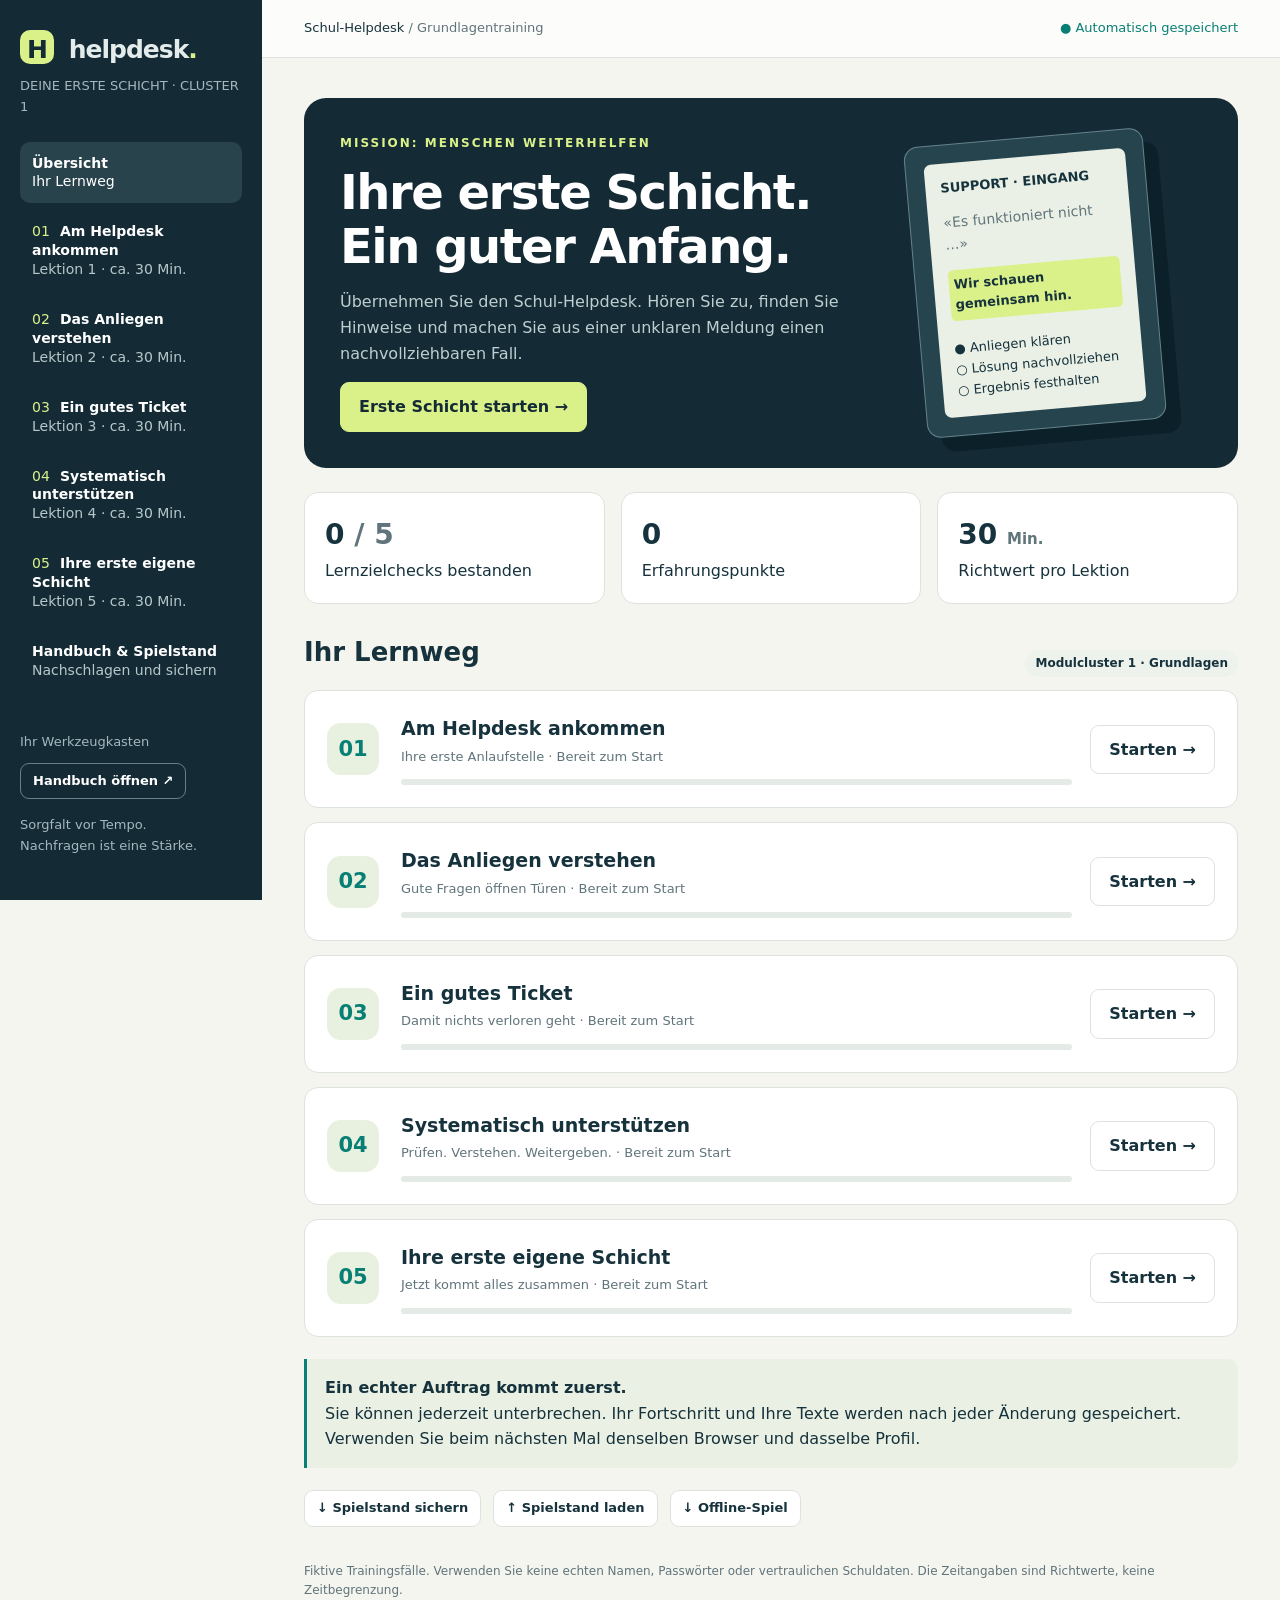
<file: index.html>
<!doctype html><html lang="de-CH"><head><meta charset="utf-8"><meta name="viewport" content="width=device-width,initial-scale=1"><meta name="theme-color" content="#142b36"><title>Helpdesk – Deine erste Schicht</title><meta name="description" content="Fünf interaktive Lektionen für Ihren Einstieg am Schul-Helpdesk."><style>
:root{--ink:#16323c;--navy:#142b36;--teal:#087f74;--lime:#daf18a;--paper:#f5f5ef;--muted:#60747b;--line:#dce3de;--white:#fff;--red:#a53e31}*{box-sizing:border-box}body{margin:0;background:var(--paper);color:var(--ink);font:16px/1.6 system-ui,-apple-system,BlinkMacSystemFont,'Segoe UI',sans-serif}button,input,textarea,select{font:inherit}button,a,input,textarea{outline-offset:4px}button{cursor:pointer}button:disabled{cursor:not-allowed;opacity:.55}a{color:var(--teal)}h1,h2,h3,p{margin-top:0}h1{font-size:clamp(32px,4vw,48px);line-height:1.13;letter-spacing:-1.5px;margin-bottom:16px}h2{font-size:26px;line-height:1.25}h3{font-size:19px}.shell{display:grid;grid-template-columns:262px 1fr;min-height:100vh}.side{background:var(--navy);color:#e3ecea;padding:30px 20px;position:sticky;top:0;height:100vh;display:flex;flex-direction:column;gap:24px}.brand{font-weight:850;font-size:25px;letter-spacing:-1px}.brand span{display:inline-grid;place-items:center;width:34px;height:34px;background:var(--lime);color:var(--navy);border-radius:10px;margin-right:7px}.small{font-size:13px}.muted{color:var(--muted)}.side .muted{color:#a4b9bd}.nav{display:grid;gap:7px}.nav button{background:none;color:#b5c9ca;border:0;text-align:left;padding:12px;border-radius:10px;line-height:1.35;font-size:14px}.nav button.active,.nav button:hover{background:#29434d;color:white}.nav b{display:block;color:#fff}.nav .num{float:left;width:28px;color:var(--lime)}.sidefooter{margin-top:auto}.main{min-width:0}.topbar{padding:18px 42px;background:#ffffffb8;border-bottom:1px solid var(--line);display:flex;align-items:center;justify-content:space-between;gap:15px;font-size:13px}.status{color:var(--teal)}.status.bad{color:var(--red)}.wrap{max-width:1120px;padding:40px 42px 60px;margin:auto}.eyebrow{font-size:12px;font-weight:800;letter-spacing:2px;text-transform:uppercase;color:var(--teal);margin-bottom:12px}.hero{background:var(--navy);color:#fff;border-radius:22px;padding:36px;display:grid;grid-template-columns:1.5fr 1fr;gap:25px;position:relative;overflow:hidden}.hero .eyebrow{color:var(--lime)}.hero p{color:#bcd0d0;max-width:580px}.desk{display:grid;place-items:center;min-height:200px}.monitor{background:#26444e;border:1px solid #65828a;border-radius:14px;padding:18px;width:240px;transform:rotate(-5deg);box-shadow:14px 15px 0 #0c2029}.monitor .screen{background:#eaf0e6;color:var(--ink);border-radius:7px;padding:15px;font-size:13px}.screen i{display:block;background:var(--lime);font-style:normal;font-weight:bold;border-radius:5px;padding:5px;margin-top:8px}.btn{background:var(--teal);color:white;border:1px solid var(--teal);border-radius:9px;padding:11px 18px;font-weight:700;display:inline-block;text-decoration:none}.btn.light{background:var(--lime);border-color:var(--lime);color:var(--navy)}.btn.secondary{background:white;color:var(--ink);border-color:var(--line)}.btn.ghost{background:transparent;border-color:#64808a;color:white}.btn.small{padding:7px 12px}.row{display:flex;gap:12px;align-items:center;flex-wrap:wrap}.between{justify-content:space-between}.stats{display:grid;grid-template-columns:repeat(3,1fr);gap:16px;margin:24px 0 32px}.stat{background:white;border:1px solid var(--line);padding:20px;border-radius:14px}.stat strong{font-size:28px;display:block}.cards{display:grid;gap:14px}.lesson{display:grid;grid-template-columns:56px 1fr auto;gap:18px;align-items:center;background:white;border:1px solid var(--line);padding:22px;border-radius:14px}.lesson h3{margin:0 0 3px}.badge{display:grid;place-items:center;width:52px;height:52px;background:#e8f0df;color:var(--teal);border-radius:14px;font-weight:800;font-size:21px}.pill{font-size:12px;background:#edf3ec;border-radius:30px;padding:4px 10px;display:inline-block;font-weight:650}.progress{height:6px;background:#e4eae5;border-radius:9px;overflow:hidden;margin-top:12px}.progress i{display:block;height:100%;background:var(--teal)}.notice{background:#eaf0e3;border-left:3px solid var(--teal);padding:16px 18px;border-radius:0 10px 10px 0;margin:22px 0}.panel{background:white;border:1px solid var(--line);padding:28px;border-radius:18px;margin:20px 0}.activity{display:grid;grid-template-columns:minmax(0,1fr) 245px;gap:22px}.brief{background:#edf3eb;padding:20px;border-radius:14px;font-size:14px}.brief p:last-child{margin-bottom:0}.quote{background:#f1f4f1;border-radius:12px;padding:20px;margin-bottom:23px}.avatar{width:34px;height:34px;display:inline-grid;place-items:center;border-radius:50%;background:var(--navy);color:var(--lime);font-weight:800;margin-right:9px}.quote p{margin:14px 0 0;font-size:19px}.question{font-size:18px;font-weight:700;margin:0 0 18px}.options{display:grid;gap:10px}.option{background:white;border:1.5px solid var(--line);padding:15px 18px;border-radius:10px;text-align:left;width:100%;color:var(--ink);display:flex;gap:12px;align-items:flex-start}.option:hover{border-color:var(--teal);background:#f5faf7}.option.selected{border-color:var(--teal);background:#eaf5ef}.option .marker{flex:0 0 24px;width:24px;height:24px;border-radius:6px;background:#edf2eb;text-align:center;font-size:13px;font-weight:750}.option.selected .marker{background:var(--teal);color:white}.feedback{padding:18px;border-radius:12px;background:#e9f5eb;margin:20px 0;animation:arrive .2s ease}.feedback.wrong{background:#fff0e5}.feedback p{margin-bottom:0}.feedback strong{display:block;margin-bottom:5px}.field{display:block;font-weight:650;margin:15px 0 6px}textarea,input[type=text]{width:100%;padding:12px;background:#fcfdf9;border:1px solid #b6c6c2;border-radius:9px;color:var(--ink)}textarea{min-height:110px;resize:vertical}.actions{margin-top:24px;display:flex;gap:12px;justify-content:space-between;align-items:center;flex-wrap:wrap}.hint{font-size:13px;color:var(--muted);margin-top:8px}.inspector{display:grid;grid-template-columns:repeat(2,1fr);gap:10px;margin:15px 0}.hotspot{padding:24px 10px;background:#edf2e8;border:1px dashed #7c9e96;border-radius:12px;color:var(--ink);font-weight:700}.hotspot.seen{background:#dcecd8;border-style:solid}.evidence{font-size:14px;border-left:3px solid var(--teal);padding:9px 13px;margin:8px 0;background:#f6f8f3}.orderrow{display:flex;gap:12px;align-items:center;padding:12px;border:1px solid var(--line);border-radius:9px;margin:10px 0}.orderrow span{flex:1}.orderrow button{border:1px solid var(--line);border-radius:6px;padding:3px 9px;background:white}.listclean{padding-left:20px}.glossary{display:grid;gap:12px}.glossary details{background:white;border:1px solid var(--line);border-radius:10px;padding:15px 20px}.glossary summary{cursor:pointer;font-weight:750}.glossary p{margin:12px 0 0}.checklabel{background:var(--lime);color:var(--navy);padding:8px 14px;border-radius:8px;font-weight:750}.footerline{font-size:12px;color:var(--muted);margin-top:35px}.empty{padding:30px;text-align:center}dialog{border:1px solid var(--line);border-radius:18px;padding:28px;max-width:500px;width:90%;color:var(--ink)}dialog::backdrop{background:#102d3ab0}.toast{position:fixed;bottom:24px;right:24px;background:var(--navy);color:white;padding:14px 22px;border-radius:12px;box-shadow:0 4px 30px #0003;z-index:20;max-width:calc(100% - 40px)}.skip{position:absolute;left:-1000px}.skip:focus{left:20px;top:10px;z-index:100;background:white;padding:10px}.hide{display:none!important}@keyframes arrive{from{opacity:0;transform:translateY(5px)}to{opacity:1;transform:translateY(0)}}@media(max-width:1000px){.activity{grid-template-columns:1fr}.brief{order:-1}.side{width:215px}.shell{grid-template-columns:215px 1fr}.wrap{padding:28px 24px}.topbar{padding:15px 24px}.hero{grid-template-columns:1fr}.desk{display:none}}@media(max-width:700px){.shell{display:block}.side{width:auto;height:auto;position:relative;padding:16px;gap:14px}.brand{font-size:22px}.nav{display:flex;overflow:auto}.nav button{min-width:145px;padding:9px}.sidefooter{display:none}.wrap{padding:22px 16px}.hero{padding:25px}.topbar{padding:12px 16px}.lesson{grid-template-columns:42px 1fr;padding:17px;gap:13px}.lesson .btn{grid-column:2}.badge{width:40px;height:40px;font-size:17px}.stats{gap:8px}.stat{padding:12px;font-size:12px}.stat strong{font-size:24px}.panel{padding:20px}.activity{gap:5px}h1{font-size:34px}}
</style></head><body><a class="skip" href="#main">Zum Inhalt</a><div class="shell"><aside class="side"><div><div class="brand"><span>H</span> helpdesk<span style="color:var(--lime);background:none;width:auto;margin:0">.</span></div><div class="small muted" style="margin-top:6px">DEINE ERSTE SCHICHT · CLUSTER 1</div></div><nav class="nav" id="nav" aria-label="Lektionen"></nav><div class="sidefooter"><div class="small muted">Ihr Werkzeugkasten</div><button class="btn ghost small" onclick="go('handbook')" style="margin-top:10px">Handbuch öffnen ↗</button><p class="small muted" style="margin-top:16px">Sorgfalt vor Tempo.<br>Nachfragen ist eine Stärke.</p></div></aside><div class="main"><header class="topbar"><div>Schul-Helpdesk <span class="muted">/ Grundlagentraining</span></div><span class="status" id="saveStatus" role="status">● Spielstand bereit</span></header><main class="wrap" id="main" tabindex="-1"></main></div></div><input id="importFile" type="file" accept="application/json,.json" class="hide"><dialog id="confirmDialog"><h2 id="dialogTitle"></h2><p id="dialogText"></p><div class="row"><button class="btn" id="dialogYes">Bestätigen</button><button class="btn secondary" onclick="document.querySelector('dialog').close()">Abbrechen</button></div></dialog><script>window.HELPDESK_OFFLINE=true;</script><script>const C=(title,person,message,prompt,options,correct,why)=>({type:'choice',title,person,message,prompt,options,correct,why});
const M=(title,person,message,prompt,options,correct,why)=>({type:'multi',title,person,message,prompt,options,correct,why});
const R=(title,prompt,example)=>({type:'reflect',title,prompt,example});
const F=(title,person,message,fields,why)=>({type:'form',title,person,message,fields,why});
const O=(title,prompt,items,why)=>({type:'order',title,prompt,items,why});
const lessons=[
{id:1,title:'Am Helpdesk ankommen',sub:'Ihre erste Anlaufstelle',icon:'01',goal:'Sie erklären die Aufgabe des Helpdesks, nehmen Anliegen freundlich auf und erkennen die Grenzen Ihrer Rolle.',brief:'Ein Helpdesk ist die erste Anlaufstelle für vereinbarte IT-Anliegen. Er nimmt Meldungen auf, klärt sie, hilft bei einfachen Fällen und organisiert die Weitergabe. Er muss nicht jedes Problem selbst lösen. In diesem Spiel gelten die gezeigten Schulregeln; am echten Helpdesk gelten die Vorgaben Ihrer Lehrperson.',steps:[
C('Ein guter Start','Frau Keller · Lehrperson','Guten Morgen. Mein Laptop macht schon wieder Probleme.','Wie eröffnen Sie das Gespräch?',['Was haben Sie denn schon wieder gemacht?','Guten Morgen. Ich schaue mit Ihnen hin. Was funktioniert gerade nicht?','Das ist wahrscheinlich ein Windows-Fehler.'],1,'Eine freundliche, offene Frage hilft, das Anliegen zu verstehen. Vermutungen und Schuldzuweisungen helfen am Anfang nicht.'),
M('Unsere Aufgabe','Helpdesk-Leitung','Wir unterstützen die Schule bei vereinbarten IT-Anliegen.','Welche Tätigkeiten gehören dazu?',['Anliegen aufnehmen und dokumentieren','Alle technischen Änderungen ohne Rücksprache durchführen','Einfache freigegebene Lösungen anwenden','Fälle an zuständige Fachpersonen weitergeben','Jedes Problem sofort selbst lösen müssen'],[0,2,3],'Aufnehmen, einfach helfen und sinnvoll weitergeben gehören zusammen. Zuständigkeit und Berechtigung setzen Grenzen.'),
C('Der tropfende Wasserhahn','Luca · Lernender','Im WC tropft ein Wasserhahn. Können Sie das reparieren?','Wie reagieren Sie?',['Das ist uns egal.','Ich repariere ihn schnell selbst.','Dafür ist der Hausdienst zuständig. Ich zeige Ihnen, wie Sie ihn erreichen.'],2,'Auch bei einer fachfremden Anfrage bleiben Sie freundlich und verweisen an die passende Stelle.'),
C('Der vergessene Zugang','Mira · Lernende','Ich habe mein Schulpasswort vergessen. Können Sie ein neues setzen?','Schulregel: Lernende am Helpdesk dürfen keine Konten zurücksetzen. Was tun Sie?',['Anliegen aufnehmen und den freigegebenen Weg über die zuständige Person nutzen','Nach dem privaten Passwort fragen, vielleicht ist es gleich','Mit einem anderen Schülerkonto anmelden'],0,'Sie helfen beim richtigen Ablauf. Konten bearbeiten dürfen nur berechtigte Personen nach dem vorgesehenen Identitätsprüfprozess.'),
R('In eigenen Worten','Erklären Sie einer neuen Mitschülerin in zwei bis drei Sätzen: Wozu gibt es unseren Helpdesk? Nennen Sie auch eine Grenze.','Der Helpdesk nimmt IT-Anliegen auf und hilft bei einfachen Fällen. Wenn uns Wissen oder Berechtigungen fehlen, dokumentieren wir das Anliegen und holen die zuständige Person dazu.'),
C('Ein Anliegen ist noch keine Diagnose','Herr Frei · Lehrperson','Der Drucker ist kaputt!','Was wissen Sie bisher sicher?',['Der Drucker muss ersetzt werden.','Die Person kann momentan nicht wie gewünscht drucken. Die Ursache ist noch offen.','Das Netzwerk ist ausgefallen.'],1,'Die Meldung beschreibt zunächst eine Beobachtung beziehungsweise ein Anliegen. Die Ursache müssen Sie erst eingrenzen.'),
F('Eine hilfreiche Weiterleitung','Sam · Lernender','Ich brauche einen neuen Schülerausweis.','response','Für Schülerausweise ist in dieser Spielschule das Sekretariat zuständig. Eine gute Antwort benennt die passende Stelle und bietet Orientierung.'),
R('Brücke zum echten Helpdesk','Notieren Sie zwei IT-Anliegen, die an Ihrer Schule vorkommen könnten. Ergänzen Sie eine Frage an die Lehrperson: Was dürfen Sie dabei selbst machen?','Zum Beispiel: WLAN-Verbindung und Druckprobleme. Darf ich ein Gerät neu verbinden oder soll ich zuerst Rücksprache halten?')],check:[
C('Aufgabe erkennen','Neue Kollegin','Muss der Helpdesk alles selbst reparieren?','Welche Erklärung trifft zu?',['Ja, sonst ist es kein Helpdesk.','Nein. Er nimmt Anliegen auf, hilft im vereinbarten Rahmen und organisiert nötige Weitergaben.','Nein. Er leitet grundsätzlich alles weiter.'],1,'Der Helpdesk verbindet Anlaufstelle, einfache Unterstützung und koordinierte Weitergabe.'),
C('Zuständigkeit beachten','Lehrperson','Bitte installieren Sie schnell eine kostenpflichtige App.','Sie dürfen keine Software installieren. Was tun Sie?',['Anfrage aufnehmen und an die zuständige Person geben','Mit einem fremden Administratorkonto installieren','Die Anfrage ohne Erklärung löschen'],0,'Ein Wunsch wird aufgenommen und über den erlaubten Weg geprüft.'),
C('Freundlich bleiben','Lernender','Das Internet ist Müll!','Wie beginnen Sie?',['Bei mir geht es.','Beruhigen Sie sich erst einmal.','Was möchten Sie gerade öffnen, und was passiert dabei?'],2,'Eine konkrete, sachliche Rückfrage bringt Sie weiter.') ]},
{id:2,title:'Das Anliegen verstehen',sub:'Gute Fragen öffnen Türen',icon:'02',goal:'Sie reagieren respektvoll, stellen gezielte Rückfragen und fassen ein Anliegen verständlich zusammen.',brief:'Erst verstehen, dann handeln. Beginnen Sie offen und fragen Sie anschliessend gezielt nach: Was sollte passieren? Was passiert tatsächlich? Seit wann? Welches Gerät oder Programm? Wen betrifft es? Fragen Sie nicht alles gleichzeitig und verlangen Sie niemals ein Passwort.',steps:[
C('Teams geht nicht','Noah · Lernender','Teams geht nicht. Ich muss eine Aufgabe abgeben.','Welche erste Rückfrage hilft am meisten?',['Welche Teams-Funktion klappt nicht, und was sehen Sie dabei?','Warum haben Sie nicht früher abgegeben?','Wie lautet Ihr Passwort?'],0,'Die konkrete Funktion und die beobachtete Reaktion grenzen das Anliegen ein.'),
M('Was fehlt uns noch?','Noah · Lernender','Teams öffnet sich. Beim Hochladen erscheint «Upload fehlgeschlagen».','Welche Informationen sind jetzt sinnvoll?',['Seit wann tritt das auf?','Betrifft es nur diese Datei oder auch eine kleine Testdatei?','Wie heisst Ihr Haustier?','Gilt das Problem auch bei anderen Lernenden?'],[0,1,3],'Zeitpunkt, Umfang und Vergleich helfen bei der Eingrenzung. Private Nebensachen sind unnötig.'),
C('Die genervte Kundin','Frau Meier · Lehrperson','Ich war schon gestern hier! Immer muss ich alles doppelt sagen.','Welche Antwort passt?',['Das ist nicht mein Problem.','Ich verstehe, dass das mühsam ist. Gibt es bereits ein Ticket, damit wir dort anknüpfen können?','Sie müssen mir trotzdem alles erzählen.'],1,'Sie erkennen den Ärger an und nutzen vorhandene Informationen, statt doppelte Arbeit zu erzeugen.'),
F('Verständlich statt technisch','Herr Braun · Lehrperson','Ich kenne mich damit nicht aus. Was soll ich jetzt machen?','explain','Formulieren Sie eine kurze Handlung in einfachen Worten. Lassen Sie die Person einen Schritt ausführen und danach berichten. Fachbegriffe erklären Sie bei Bedarf.'),
C('Zuhören und zusammenfassen','Elif · Lernende','Seit heute Morgen öffnet sich meine PDF-Datei nicht. Andere PDFs gehen. Ich habe sie gestern per Mail bekommen.','Welche Zusammenfassung passt?',['Auf Ihrem Gerät gehen seit gestern keine Dateien.','Seit heute lässt sich eine bestimmte PDF aus einer Mail nicht öffnen; andere PDFs funktionieren.','Ihr E-Mail-Programm ist defekt.'],1,'Eine gute Zusammenfassung erhält die wichtigen Unterschiede und fügt keine Diagnose hinzu.'),
O('Ein klares Gespräch','Bringen Sie die Gesprächsschritte in eine sinnvolle Reihenfolge.',['Freundlich begrüssen und offen nach dem Anliegen fragen','Mit gezielten Rückfragen die Situation klären','Das Anliegen zusammenfassen und Verständnis prüfen','Den nächsten Schritt verständlich erklären'],'Erst klären Sie das Anliegen. Danach können Sie einen passenden nächsten Schritt vereinbaren.'),
R('Fragen selbst formulieren','Eine Person sagt: «Ich habe keinen Ton.» Schreiben Sie drei unterschiedliche Rückfragen. Fragen Sie nach der Situation, dem Umfang und dem Zeitpunkt.','Bei welcher Anwendung fehlt der Ton? Geht der Ton über Kopfhörer? Seit wann fällt Ihnen das auf?'),
C('Keine falschen Versprechen','Frau Meier · Lehrperson','Ist das in fünf Minuten gelöst?','Sie kennen die Ursache noch nicht. Was antworten Sie?',['Garantiert.','Ich kann die Dauer noch nicht sicher sagen. Ich prüfe zuerst die einfachen Ursachen und informiere Sie über den nächsten Schritt.','Keine Ahnung.'],1,'Sie kommunizieren ehrlich und erklären trotzdem, wie es weitergeht.')],check:[
C('Gezielt nachfragen','Lehrperson','Mein Beamer zeigt kein Bild.','Welche Rückfrage klärt das Anliegen?',['Wird am Beamer eine Meldung angezeigt, und ist der Laptopbildschirm sichtbar?','Was kostet der Beamer?','Können Sie mir Ihr Passwort geben?'],0,'Beobachtbare Anzeigen helfen bei der Eingrenzung.'),
C('Sachlich reagieren','Lernende','Ich habe jetzt wirklich keine Zeit für so etwas!','Welche Antwort hilft?',['Dann kommen Sie später.','Ich sehe, dass es dringend für Sie ist. Was müssen Sie gerade erledigen?','Sie müssen Geduld lernen.'],1,'Sie bleiben respektvoll und klären den konkreten Bedarf.'),
C('Richtig zusammenfassen','Lernender','Eine Website lädt nicht. Andere Websites laden. Seit der Pause.','Welche Zusammenfassung stimmt?',['Das gesamte Internet ist seit heute ausgefallen.','Der Laptop hat keinen Strom.','Seit der Pause ist eine bestimmte Website nicht erreichbar; andere laden.'],2,'Beobachtung, Umfang und Zeitpunkt bleiben erhalten.') ]},
{id:3,title:'Ein gutes Ticket',sub:'Damit nichts verloren geht',icon:'03',goal:'Sie erklären den Nutzen von Tickets und dokumentieren ein Anliegen sachlich und nachvollziehbar.',brief:'Ein Ticket ist der nachvollziehbare Datensatz zu einem Anliegen. Es hält fest, wer betroffen ist, worum es geht, was beobachtet wurde, was bereits versucht wurde und wie es weitergeht. Es unterstützt Zusammenarbeit und verhindert, dass Informationen verloren gehen. Passwörter gehören nie hinein.',steps:[
C('Warum aufschreiben?','Helpdesk-Leitung','Ein Fall ist in zwei Minuten gelöst. Brauchen wir überhaupt eine Dokumentation?','Was ist der beste Grund dafür?',['Damit die Liste länger wird.','Damit Anliegen und Lösung später nachvollziehbar sind und andere daran anknüpfen können.','Damit wir möglichst viele persönliche Daten sammeln.'],1,'Auch kurze Fälle können für wiederkehrende Störungen und gemeinsame Arbeit nützlich sein. Dokumentieren Sie nach den Schulvorgaben.'),
M('Was gehört ins Ticket?','Ticket #031','Mila kann am Laptop BWS-14 seit der Pause nicht drucken.','Welche Angaben gehören in die Dokumentation?',['Betroffene Person und geeigneter Kontakt','Gerät, Anwendung und konkrete Beobachtung','Das Passwort der Person','Bisherige Prüfungen und deren Ergebnisse','Persönliche Bewertung: «stellt sich dumm an»'],[0,1,3],'Dokumentation soll sachlich, relevant und nachvollziehbar sein. Passwörter und abwertende Kommentare gehören nicht hinein.'),
C('Ein Titel, der hilft','Neues Ticket','Im Zimmer 204 zeigt der Beamer nach dem Anschliessen des Laptops «Kein Signal».','Welcher Titel ist am hilfreichsten?',['Hilfe!!!','Beamer defekt, sofort ersetzen','Zimmer 204: Beamer zeigt «Kein Signal»'],2,'Ein konkreter Titel benennt Ort, Gerät und beobachtetes Verhalten, ohne eine ungesicherte Ursache zu behaupten.'),
F('Ihr erstes vollständiges Ticket','Frau Keller · Lehrperson','Zimmer 204, Laptop BWS-08. Seit 10 Uhr zeigt der Beamer «Kein Signal». Der Laptopbildschirm funktioniert. Das HDMI-Kabel wurde an beiden Enden geprüft; die Meldung bleibt. Kontakt über Schul-Teams.','ticket','Vergleichen Sie Ihre Angaben mit der Meldung. Trennen Sie Beobachtungen von Vermutungen. Halten Sie bei Prüfungen auch das Ergebnis fest.'),
C('Beobachtung oder Vermutung?','Ticketentwurf','«Der WLAN-Chip ist kaputt.» Bisher wurde nur beobachtet, dass ein Gerät nicht verbunden ist.','Wie verbessern Sie den Eintrag?',['Das Gerät verbindet sich aktuell nicht mit dem Schul-WLAN; Ursache noch ungeklärt.','Der Laptop ist Schrott.','Alle Geräte sind offline.'],0,'Schreiben Sie zunächst auf, was tatsächlich festgestellt wurde.'),
C('Ein Ticket wartet','Ticket #031','Sie brauchen eine Rückmeldung der betroffenen Person, bevor Sie weitermachen können.','Welcher Status passt in unserem Spiel?',['Gelöst','Wartet auf Rückmeldung','Löschen'],1,'Ein wartender Fall ist noch nicht gelöst. Notieren Sie, welche Information fehlt und wer als Nächstes handelt.'),
F('Die nächste Person übernimmt','Übergabe','Sie haben das Kabel geprüft: fest angeschlossen. Der Beamer meldet weiterhin «Kein Signal». Eine Fachperson übernimmt.','handover','Nennen Sie Anliegen, Gerät beziehungsweise Ort, bisherige Schritte mit Ergebnissen und den Grund der Weitergabe. Die Fachperson sollte nicht von vorne anfangen müssen.'),
R('Ein schlechtes Ticket reparieren','Verbessern Sie diesen Eintrag: «PC spinnt. Hab alles probiert. Geht nicht.» Welche Angaben müssen Sie noch erfragen?','Welcher PC? Welche Funktion? Was passiert genau? Seit wann? Was wurde tatsächlich getestet und mit welchem Ergebnis?')],check:[
C('Passender Titel','Neue Meldung','Auf Laptop BWS-22 fehlt in Teams der Ton, seit heute.','Welcher Titel passt?',['BWS-22: Kein Ton in Teams seit heute','Computer komplett kaputt','Problem'],0,'Ein guter Titel macht das konkrete Anliegen schnell erkennbar.'),
M('Sachlich dokumentieren','Ticketprüfung','Welche Einträge sind geeignet?','Wählen Sie alle geeigneten Angaben.',['Neustart nach Rücksprache durchgeführt; Fehler bleibt.','Passwort: Sommer2027!','Seit 09:15 Uhr ist nur die Schulwebsite nicht erreichbar.','Die Person ist unfähig.'],[0,2],'Ergebnisse und Beobachtungen sind hilfreich. Geheimnisse und Abwertungen nicht.'),
C('Status richtig setzen','Ticket #042','Die Fachperson arbeitet weiter. Sie haben noch keine Lösung bestätigt.','Was ist passend?',['Gelöst, weil ich fertig bin.','Weitergegeben/in Bearbeitung; Zuständigkeit und nächsten Schritt festhalten.','Ticket entfernen.'],1,'Eine Übergabe ist kein erfolgreicher Abschluss des Anliegens.') ]},
{id:4,title:'Systematisch unterstützen',sub:'Prüfen. Verstehen. Weitergeben.',icon:'04',goal:'Sie prüfen einfache Ursachen gezielt, kontrollieren die Wirkung und geben Fälle mit den nötigen Informationen weiter.',brief:'Ändern Sie nicht wahllos mehrere Dinge. Beginnen Sie mit einfachen, erlaubten Prüfungen und halten Sie deren Ergebnisse fest. Fragen Sie vor unterbrechenden Schritten nach und sichern Sie offene Arbeit. First-Level-Support ist die erste Anlaufstelle und bearbeitet bekannte einfache Fälle. Vertiefte Spezialfälle werden nach den örtlichen Regeln weitergegeben.',steps:[
C('Vor dem Neustart','Lehrperson','Mein Laptop reagiert langsam. Eine Präsentation ist noch nicht gespeichert.','Was kommt zuerst?',['Sofort ausschalten.','Nach offener Arbeit fragen und das Speichern ermöglichen, bevor ein Neustart vereinbart wird.','Alle Dateien löschen.'],1,'Ein Neustart kann Arbeit unterbrechen. Sichern Sie zuerst offene Inhalte und holen Sie das Einverständnis ein.'),
{type:'inspect',title:'Der dunkle Arbeitsplatz',person:'Nina · Lernende',message:'Der externe Bildschirm bleibt schwarz. Der Laptop selbst zeigt ein Bild.',prompt:'Untersuchen Sie den Arbeitsplatz. Öffnen Sie die vier Hinweise und leiten Sie danach einen passenden nächsten Schritt ab.',hotspots:[['Laptop','Der Laptop läuft. Sein eigener Bildschirm zeigt den Desktop.'],['Bildschirm','Die Betriebsanzeige des externen Bildschirms ist aus.'],['Videokabel','Das HDMI-Kabel sitzt an beiden Enden fest.'],['Stromversorgung','Der Stecker des Bildschirms liegt neben der Steckdosenleiste.']],options:['Die Festplatte austauschen.','Die lose Stromverbindung nach den Schulregeln herstellen und den Bildschirm einschalten.','Das Passwort zurücksetzen.'],correct:1,why:'Die Beobachtungen weisen auf die Stromversorgung des Bildschirms hin. Testen Sie danach, ob das Bild tatsächlich erscheint.'},
C('Nur eine Änderung','Helpdesk-Leitung','Ein Druckauftrag kommt nicht an. Es gibt mehrere mögliche Ursachen.','Wie gehen Sie vor?',['Drucker, Netzwerk und Treiber gleichzeitig ändern.','Eine begründete einfache Prüfung durchführen und das Ergebnis beobachten.','So lange klicken, bis etwas passiert.'],1,'Einzelschritte machen nachvollziehbar, welche Massnahme eine Wirkung hatte.'),
O('Ein einfacher Lösungsweg','Ordnen Sie die Schritte für einen erlaubten einfachen Supportfall.',['Anliegen und beobachteten Fehler klären','Eine passende einfache Prüfung auswählen','Die vereinbarte Massnahme durchführen und Ergebnis beobachten','Mit der Person prüfen, ob die gewünschte Funktion wieder klappt','Ergebnis dokumentieren und Fall passend abschliessen'],'Die Kontrolle der gewünschten Funktion gehört zum Lösungsweg. Eine ausgeführte Massnahme allein beweist noch keinen Erfolg.'),
C('Berechtigung fehlt','Lernender','Können Sie die Sicherheitseinstellungen deaktivieren? Dann geht die App vielleicht.','Was tun Sie?',['Zum Test alle Schutzfunktionen ausschalten.','Die Anfrage dokumentieren und an die berechtigte Fachperson geben.','Das Administratorkennwort im Internet suchen.'],1,'Fehlende Berechtigungen und Sicherheitsänderungen sind klare Gründe, die zuständige Person beizuziehen.'),
F('Eine saubere Übergabe','Ticket #054','Laptop BWS-18 verbindet sich seit 08:30 Uhr nicht mit dem Schul-WLAN. Zwei andere Geräte im gleichen Raum sind verbunden. WLAN am Gerät ist eingeschaltet. Erneutes Verbinden nach Rücksprache erfolglos. Weitere Änderungen benötigen die Fachperson.','handover','Halten Sie Gerät, Zeitpunkt, Umfang, geprüfte Schritte und Ergebnisse fest. Benennen Sie, weshalb Sie weitergeben und was noch offen ist.'),
C('Ist es wirklich gelöst?','Nina · Lernende','Der Bildschirm zeigt jetzt ein Bild.','Was tun Sie vor dem Abschluss?',['Sofort das Fenster schliessen.','Mit Nina prüfen, ob sie wie gewünscht auf dem Bildschirm arbeiten kann, und die Lösung dokumentieren.','Zur Sicherheit weitere Einstellungen ändern.'],1,'Eine kurze Funktionskontrolle und eine nachvollziehbare Dokumentation schliessen den Fall ab.'),
R('Ihr eigener Spickzettel','Formulieren Sie drei Regeln für Ihre Arbeit am echten Schul-Helpdesk. Eine soll den Umgang mit offenen Dateien betreffen, eine die Fehlersuche und eine Ihre Zuständigkeit.','Vor einem Neustart offene Arbeit sichern. Jeweils eine begründete Änderung prüfen. Bei fehlender Berechtigung die Lehrperson beiziehen.')],check:[
C('Passender erster Schritt','Lehrperson','Der Laptop ist eingeschaltet, der externe Bildschirm dunkel.','Was ist eine passende einfache Prüfung?',['Das Betriebssystem neu installieren.','Stromversorgung und Anzeige des Bildschirms prüfen.','Alle Netzwerkgeräte neu starten.'],1,'Einfache sichtbare Ursachen zuerst prüfen.'),
C('Grenzen erkennen','Neues Ticket','Für den nächsten Schritt benötigen Sie Administratorrechte, die Sie nicht haben.','Wie geht es weiter?',['Mit dokumentierten Ergebnissen an die berechtigte Person weitergeben.','Ein fremdes Konto ausleihen.','Ticket als gelöst schliessen.'],0,'Eine gut vorbereitete Weitergabe ist professionelle Hilfe.'),
C('Erfolg kontrollieren','Lernender','Sie haben einen erlaubten Schritt durchgeführt.','Wann ist der Fall gelöst?',['Sobald ich etwas geändert habe.','Sobald ich keine Zeit mehr habe.','Wenn die gewünschte Funktion überprüft wurde und wieder funktioniert; Ergebnis festhalten.'],2,'Die Wirkung zählt, nicht nur die ausgeführte Handlung.') ]},
{id:5,title:'Ihre erste eigene Schicht',sub:'Jetzt kommt alles zusammen',icon:'05',goal:'Sie bearbeiten einfache Fälle vom Erstkontakt bis zum Abschluss oder zur nachvollziehbaren Weitergabe.',brief:'Heute verbinden Sie die bisherigen Fähigkeiten. Nehmen Sie Anliegen freundlich auf, klären Sie die Beobachtungen, dokumentieren Sie und entscheiden Sie über den nächsten Schritt. Sie dürfen im Handbuch nachschlagen. Sorgfalt zählt mehr als Geschwindigkeit.',steps:[
C('Fall A · Die Begrüssung','Herr Frei · Lehrperson','Ich kann nicht drucken. In zehn Minuten brauche ich das Blatt.','Wie beginnen Sie?',['Guten Morgen. Was passiert beim Drucken, und welches Gerät nutzen Sie?','Dann hätten Sie früher drucken müssen.','Ich installiere sofort alles neu.'],0,'Sie bleiben freundlich und klären zuerst, was tatsächlich passiert.'),
M('Fall A · Gezielt klären','Herr Frei · Lehrperson','Auf BWS-09 steht «Drucker offline». Seit dem Morgen.','Was möchten Sie sinnvollerweise noch klären?',['Welcher Drucker wurde gewählt?','Können andere Personen dort drucken?','Wie lautet Ihr Passwort?','Welche Schritte wurden bereits versucht?'],[0,1,3],'Zielgerät, Umfang und bisherige Schritte helfen Ihnen weiter.'),
F('Fall A · Ticket aufnehmen','Herr Frei · Lehrperson','BWS-09, Zimmer 105, Drucker EG. Seit 08:00 Uhr «Drucker offline». Andere Personen können am Drucker EG drucken. Noch keine Massnahmen durchgeführt. Kontakt über Schul-Teams.','ticket','Ein sachliches Ticket enthält die konkreten Beobachtungen und den begrenzten Umfang. Eine Ursache ist bisher nicht bewiesen.'),
C('Fall A · Vor einer Unterbrechung','Herr Frei · Lehrperson','Eine andere Druckerauswahl hat nicht geholfen. Sie möchten nach Schulvorgabe einen Neustart versuchen.','Was sagen Sie?',['Ich starte jetzt ohne weitere Rückfrage neu.','Bitte speichern Sie zuerst offene Dateien. Ist ein Neustart jetzt für Sie möglich?','Geben Sie mir Ihr Passwort, dann mache ich das später.'],1,'Vor einem unterbrechenden Schritt klären Sie Einverständnis und offene Arbeit.'),
F('Fall A · Fachperson übernimmt','Ergebnis','Ein vereinbarter Neustart hat nicht geholfen. Andere Geräte können drucken. Die weiteren Schritte erfordern Administratorrechte.','handover','Die Übergabe sollte alle bisher bekannten Informationen sowie die erfolglosen Massnahmen enthalten. Die betroffene Person erhält eine verständliche Information zum nächsten Schritt.'),
C('Fall B · Unklare Meldung','Aylin · Lernende','Mein Ton ist weg.','Welche Frage bringt Sie weiter?',['Bei welcher Anwendung fehlt der Ton, und nutzen Sie Lautsprecher oder Kopfhörer?','Haben Sie den Laptop kaputt gemacht?','Soll ich Ihr Konto löschen?'],0,'Die konkrete Nutzungssituation ist eine gute Grundlage für die weitere Prüfung.'),
{type:'inspect',title:'Fall B · Ein stilles Video',person:'Aylin · Lernende',message:'Im Browser läuft ein Lernvideo ohne Ton. Andere Programme haben Ton.',prompt:'Prüfen Sie die Hinweise und wählen Sie den nächsten einfachen Schritt.',hotspots:[['Systemton','Der Systemton ist eingeschaltet und auf 50 %.'],['Kopfhörer','Es sind keine Kopfhörer angeschlossen.'],['Videoplayer','Das Lautsprechersymbol im Videoplayer ist durchgestrichen.'],['Vergleich','Ein anderer Ton wird über die Laptoplautsprecher wiedergegeben.']],options:['Nach Rücksprache die Stummschaltung im Videoplayer aufheben und testen.','Den Laptop neu installieren.','Das Schulnetzwerk ausschalten.'],correct:0,why:'Die Hinweise grenzen den Fall auf den stummgeschalteten Videoplayer ein. Anschliessend mit Aylin die Funktion prüfen.'},
F('Fall B · Abschluss','Aylin · Lernende','Nach dem Aufheben der Stummschaltung höre ich das Video wieder. Danke!','closure','Dokumentieren Sie die Ursache beziehungsweise Beobachtung, die Massnahme und die gemeinsam bestätigte Funktion. Fragen Sie bei Bedarf, ob zum Anliegen noch etwas offen ist.')],check:[
C('Neuer Fall · Erstkontakt','Lehrperson','Meine Datei ist weg!','Welche Reaktion passt?',['Ich stelle sofort den ganzen Computer wieder her.','Wo haben Sie die Datei zuletzt gesehen, und was haben Sie seitdem gemacht?','Ohne Backup kann ich nichts machen.'],1,'Sie klären zuerst die Situation, bevor Sie eine Massnahme auswählen.'),
M('Neuer Fall · Weitergabe','Ticket','Einfache Prüfungen waren erfolglos. Eine Fachperson übernimmt.','Was gehört in die Übergabe?',['Konkretes Anliegen und betroffenes Gerät','Bisherige Prüfungen samt Ergebnissen','Vermutungen als bewiesene Tatsachen','Was noch offen ist und weshalb weitergegeben wird'],[0,1,3],'Eine gute Übergabe macht den bisherigen Stand nachvollziehbar.'),
C('Neuer Fall · Abschluss','Lernender','Nach Ihrer Massnahme öffnet sich die Datei wieder.','Was ist der passende Abschluss?',['Die Funktion bestätigen lassen, Lösung dokumentieren und Ticket nach Schulregel abschliessen.','Ticket ohne Eintrag löschen.','Noch weitere unnötige Änderungen durchführen.'],0,'Funktionskontrolle, Dokumentation und geregelter Abschluss gehören zusammen.') ]}
];
const glossary=[['Helpdesk','Erste Anlaufstelle für vereinbarte IT-Anliegen: aufnehmen, klären, einfach helfen und Weitergaben organisieren.'],['Ticket','Nachvollziehbare Dokumentation eines Anliegens mit Informationen, Bearbeitungsstand, Zuständigkeit und Ergebnissen.'],['First-Level-Support','Erste Anlaufstelle; bearbeitet bekannte, einfache Fälle nach vereinbarten Abläufen und gibt andere Fälle weiter.'],['Second-Level-Support','Fachpersonen mit vertieftem Wissen, die komplexere Fälle übernehmen. Die genaue Zuständigkeit hängt von der Organisation ab.'],['Third-Level-Support','Hoch spezialisierte Unterstützung, beispielsweise durch Hersteller oder Entwicklung. Kein zwingender Schritt für jeden Fall.'],['Incident','Ungeplante Unterbrechung oder Qualitätsminderung eines IT-Dienstes, etwa ein bisher funktionierender Drucker, der nicht mehr druckt.'],['Service Request','Reguläre Anfrage nach einer vereinbarten Leistung, beispielsweise einer freigegebenen Softwarebereitstellung.'],['Feature Request','Wunsch nach einer neuen oder erweiterten Funktion. Der Wunsch ist noch keine Zusage zur Umsetzung.'],['Problem','Zugrunde liegende oder mögliche Ursache eines oder mehrerer Incidents. Nicht einfach ein anderes Wort für jedes Ticket.'],['Priorität','Bearbeitungsreihenfolge anhand von Auswirkungen und Dringlichkeit nach vereinbarten Regeln. Lautstärke oder Status einer Person allein bestimmen sie nicht.'],['Weitergabe / Eskalation','Einen Fall mit den nötigen Informationen an die zuständige Stelle geben, etwa weil Wissen, Berechtigung oder Zuständigkeit fehlen.']];
</script><script>'use strict';
const KEY='bws-helpdesk-cluster1-v1';
const fresh=()=>({app:'bws-helpdesk',version:1,updatedAt:null,lastLesson:1,lessons:{}});
let state=fresh(),storageOK=true,view='home',current=1,screen='intro',step=0,selected=[],feedback=null,order=[],opened=[],checkIndex=0;
const esc=s=>String(s??'').replace(/[&<>"']/g,c=>({'&':'&amp;','<':'&lt;','>':'&gt;','"':'&quot;',"'":'&#39;'}[c]));
function valid(s){if(!s||s.app!=='bws-helpdesk'||s.version!==1||!Number.isInteger(s.lastLesson)||s.lastLesson<1||s.lastLesson>5||!s.lessons||typeof s.lessons!=='object'||Array.isArray(s.lessons))return false;for(const [id,p]of Object.entries(s.lessons)){if(![1,2,3,4,5].includes(Number(id))||!p||typeof p!=='object'||!Number.isInteger(p.progress)||p.progress<0||p.progress>8||!p.drafts||typeof p.drafts!=='object'||Array.isArray(p.drafts)||!Number.isInteger(p.attempts)||p.attempts<0||!Number.isInteger(p.best)||p.best<0||p.best>3||typeof p.passed!=='boolean'||!Array.isArray(p.checkAnswers)||p.checkAnswers.length>3||p.checkAnswers.some(a=>!a||!Array.isArray(a.selected)||a.selected.some(n=>!Number.isInteger(n)||n<0||n>10)))return false;}return true;}
try{const saved=localStorage.getItem(KEY);if(saved){const parsed=JSON.parse(saved);if(valid(parsed))state=parsed;else throw Error('invalid');}}catch(e){storageOK=false;}
function lp(id=current){return state.lessons[id]??=( {progress:0,drafts:{},checkAnswers:[],attempts:0,best:0,passed:false,completed:false,reviewed:{}} );}
function save(){state.updatedAt=new Date().toISOString();try{localStorage.setItem(KEY,JSON.stringify(state));storageOK=true;}catch(e){storageOK=false;}saveLabel();}
function saveLabel(){let el=document.getElementById('saveStatus');el.className='status'+(storageOK?'':' bad');el.textContent=storageOK?'● Automatisch gespeichert':'⚠ Speicherung nicht verfügbar – Spielstand sichern';}
function toast(t){document.querySelector('.toast')?.remove();let x=document.createElement('div');x.className='toast';x.setAttribute('role','status');x.textContent=t;document.body.append(x);setTimeout(()=>x.remove(),5000);}
function resetActivity(){selected=[];feedback=null;order=[];opened=[];}
function go(v){view=v;render();focusMain();}
function focusMain(){document.getElementById('main').focus({preventScroll:true});window.scrollTo({top:0,behavior:'instant'});}
function openLesson(id){current=id;state.lastLesson=id;view='lesson';screen='intro';resetActivity();save();render();focusMain();}
function startLesson(){const p=lp();if(p.progress>=lessons[current-1].steps.length){startCheck();return;}step=p.progress;screen='activity';resetActivity();save();render();focusMain();}
function replayLesson(){confirmAction('Lektion nochmals üben?','Die Übungen starten von vorne. Ihr bisher bestes Check-Ergebnis bleibt erhalten.',()=>{const p=lp();p.progress=0;p.drafts={};p.reviewed={};p.checkAnswers=[];p.completed=false;startLesson();});}
function render(){document.getElementById('nav').innerHTML=`<button class="${view==='home'?'active':''}" onclick="go('home')"><b>Übersicht</b>Ihr Lernweg</button>`+lessons.map(l=>`<button class="${view==='lesson'&&current===l.id?'active':''}" onclick="openLesson(${l.id})"><span class="num">${state.lessons[l.id]?.passed?'✓':l.icon}</span><b>${esc(l.title)}</b>Lektion ${l.id} · ca. 30 Min.</button>`).join('')+`<button class="${view==='handbook'?'active':''}" onclick="go('handbook')"><b>Handbuch & Spielstand</b>Nachschlagen und sichern</button>`;document.getElementById('main').innerHTML=view==='home'?home():view==='handbook'?handbook():lessonView();saveLabel();}
function totalXP(){return Object.values(state.lessons).reduce((n,p)=>n+p.progress*10+(p.passed?30:0),0);}
function home(){const done=Object.values(state.lessons).filter(p=>p.passed).length;return `<div class="hero"><div><div class="eyebrow">Mission: Menschen weiterhelfen</div><h1>Ihre erste Schicht.<br>Ein guter Anfang.</h1><p>Übernehmen Sie den Schul-Helpdesk. Hören Sie zu, finden Sie Hinweise und machen Sie aus einer unklaren Meldung einen nachvollziehbaren Fall.</p><button class="btn light" onclick="openLesson(${state.lastLesson||1})">${totalXP()?'Weiterlernen':'Erste Schicht starten'} →</button></div><div class="desk" aria-hidden="true"><div class="monitor"><div class="screen"><b>SUPPORT · EINGANG</b><p style="color:var(--muted);font-size:14px;margin-top:12px">«Es funktioniert nicht …»</p><i>Wir schauen gemeinsam hin.</i><div style="margin-top:18px">● Anliegen klären<br>○ Lösung nachvollziehen<br>○ Ergebnis festhalten</div></div></div></div></div><div class="stats"><div class="stat"><strong>${done}<span class="muted"> / 5</span></strong>Lernzielchecks bestanden</div><div class="stat"><strong>${totalXP()}</strong>Erfahrungspunkte</div><div class="stat"><strong>30 <span class="muted" style="font-size:15px">Min.</span></strong>Richtwert pro Lektion</div></div><div class="row between"><h2>Ihr Lernweg</h2><span class="pill">Modulcluster 1 · Grundlagen</span></div><div class="cards">${lessons.map(l=>{const p=state.lessons[l.id];const pc=Math.round((p?.progress||0)/l.steps.length*100);return `<article class="lesson"><div class="badge">${p?.passed?'✓':l.icon}</div><div><h3>${esc(l.title)}</h3><div class="small muted">${esc(l.sub)} · ${p?.passed?'Lernziel erreicht':p?.progress>=8?'Übungen abgeschlossen · Check offen':p?.progress?'In Bearbeitung':'Bereit zum Start'}</div><div class="progress" aria-label="Übungsfortschritt ${pc} Prozent"><i style="width:${pc}%"></i></div></div><button class="btn secondary" onclick="openLesson(${l.id})">${p?.progress?'Öffnen':'Starten'} →</button></article>`}).join('')}</div><div class="notice"><b>Ein echter Auftrag kommt zuerst.</b><br>Sie können jederzeit unterbrechen. Ihr Fortschritt und Ihre Texte werden nach jeder Änderung gespeichert. Verwenden Sie beim nächsten Mal denselben Browser und dasselbe Profil.</div><div class="row"><button class="btn secondary small" onclick="exportSave()">↓ Spielstand sichern</button><button class="btn secondary small" onclick="document.getElementById('importFile').click()">↑ Spielstand laden</button><button class="btn secondary small" onclick="downloadOffline()">↓ Offline-Spiel</button></div><p class="footerline">Fiktive Trainingsfälle. Verwenden Sie keine echten Namen, Passwörter oder vertraulichen Schuldaten. Die Zeitangaben sind Richtwerte, keine Zeitbegrenzung.</p>`;}
function lessonView(){const l=lessons[current-1],p=lp();if(screen==='check')return checkView(l,p);if(screen==='result')return resultView(l,p);if(screen==='activity')return activityView(l,p);return `<div class="eyebrow">Lektion ${current} · ca. 30 Minuten</div><h1>${esc(l.title)}</h1><p class="muted">${esc(l.sub)}</p><div class="panel"><h2>Das können Sie danach</h2><p>${esc(l.goal)}</p><div class="notice">${esc(l.brief)}</div><div class="row"><span class="pill">3 Min. Einstieg</span><span class="pill">22 Min. Missionen & eigene Anwendung</span><span class="pill">5 Min. Lernzielcheck</span></div><p class="hint">Nehmen Sie sich Zeit für eigene Formulierungen und den Vergleich mit den Rückmeldungen. Es gibt keinen Countdown.</p><div class="actions"><button class="btn" onclick="startLesson()">${p.progress>=8?'Zum Lernzielcheck':p.progress?'Bei Mission '+(p.progress+1)+' weiterfahren':'Missionen starten'} →</button>${p.progress?'<button class="btn secondary" onclick="replayLesson()">Übungen wiederholen</button>':''}</div></div><div class="panel"><h3>Ihr Stand</h3><p>${p.progress} von ${l.steps.length} Missionen abgeschlossen · ${p.passed?'Lernziel erreicht':p.attempts?'Bester Check: '+p.best+'/3':'Lernzielcheck noch offen'}</p><button class="btn secondary small" onclick="startCheck()">Abschlusscheck direkt öffnen</button><p class="hint">Nach einem echten Auftrag können Sie die Überprüfung auch unabhängig von den Missionen durchführen.</p></div>`;}
function activityView(l,p){const a=l.steps[step];if(a.type==='order'&&!order.length)order=a.items.map((_,i)=>i).reverse();return `<div class="row between"><div class="eyebrow">Lektion ${current} · Mission ${step+1} / ${l.steps.length}</div><button class="btn secondary small" onclick="go('home')">Pause & Übersicht</button></div><div class="progress" style="margin-bottom:25px"><i style="width:${step/l.steps.length*100}%"></i></div><div class="activity"><section class="panel" style="margin-top:0"><h2>${esc(a.title)}</h2>${quote(a)}${taskHTML(a,p)}${feedbackHTML()}<div class="actions"><button class="btn secondary small" onclick="previousStep()">← ${step?'Zurück':'Einstieg'}</button>${feedback?.ok?'<button class="btn" onclick="nextStep()">Weiter →</button>':`<button class="btn" id="submitAnswer" onclick="submitActivity()">${['form','reflect'].includes(a.type)?'Mit Beispiel vergleichen':'Antwort prüfen'}</button>`}</div></section><aside><div class="brief"><div class="eyebrow">Ihr Auftrag</div><p>${esc(l.goal)}</p><hr style="border:0;border-top:1px solid var(--line)"><p>📝 Bei eigenen Texten: Schreiben, vergleichen, überarbeiten.</p><p>💡 Bei Fragen dürfen Sie im Handbuch nachschlagen.</p><button class="btn secondary small" onclick="showHelp()">Handbuch zur Lektion</button></div></aside></div>`;}
function quote(a){return a.message?`<div class="quote"><div class="small"><span class="avatar">${esc(a.person?.slice(0,1)||'H')}</span><b>${esc(a.person)}</b></div><p>«${esc(a.message)}»</p></div>`:'';}
function fieldsFor(a){if(a.fields==='ticket')return [['title','Aussagekräftiger Titel',15],['who','Betroffene Person / Kontakt',6],['device','Gerät, Anwendung und Ort',10],['description','Beobachtung, Zeitpunkt und Umfang',45],['tests','Bisherige Schritte und Ergebnisse',20]];if(a.fields==='handover')return [['summary','Anliegen, Gerät und bisheriger Stand',50],['tests','Geprüfte Schritte und Ergebnisse',30],['next','Grund der Weitergabe und nächster Schritt',35]];if(a.fields==='closure')return [['solution','Massnahme und bestätigtes Ergebnis',50],['customer','Kurze Abschlussnachricht an die Person',35]];return [['text',a.fields==='explain'?'Erklären Sie eine einfache Prüfung in verständlichen Worten.':'Ihre freundliche Antwort und der nächste Schritt',60]];}
function draft(){return lp().drafts[step]??={};}
function taskHTML(a,p){if(a.type==='choice'||a.type==='multi')return `<p class="question">${esc(a.prompt)}</p>${a.type==='multi'?'<p class="hint">Mehrere Antworten möglich. Wählen Sie alle passenden Aussagen.</p>':''}${optionsHTML(a)}`;if(a.type==='reflect')return `<p class="question">${esc(a.prompt)}</p><label class="field" for="field-text">Ihre Überlegung</label><textarea id="field-text" oninput="setDraft('text',this.value)" maxlength="5000">${esc(draft().text||'')}</textarea><p class="hint">Mindestens 60 Zeichen. Diese eigene Antwort wird nicht automatisch fachlich bewertet.</p>${compareHTML(a)}`;if(a.type==='form')return `${fieldsFor(a).map(([k,label,min])=>`<label class="field" for="field-${k}">${esc(label)}</label><textarea id="field-${k}" oninput="setDraft('${k}',this.value)" maxlength="5000" style="min-height:${k==='title'||k==='who'?65:100}px">${esc(draft()[k]||'')}</textarea><div class="hint">Mindestens ${min} Zeichen · keine echten Personendaten.</div>`).join('')}${compareHTML(a)}`;if(a.type==='order')return `<p class="question">${esc(a.prompt)}</p>${order.map((id,i)=>`<div class="orderrow"><b>${i+1}</b><span>${esc(a.items[id])}</span><button aria-label="Schritt ${i+1} nach oben" onclick="moveOrder(${i},-1)" ${i===0?'disabled':''}>↑</button><button aria-label="Schritt ${i+1} nach unten" onclick="moveOrder(${i},1)" ${i===order.length-1?'disabled':''}>↓</button></div>`).join('')}`;if(a.type==='inspect')return `<p class="question">${esc(a.prompt)}</p><div class="inspector">${a.hotspots.map(([name],i)=>`<button class="hotspot ${opened.includes(i)?'seen':''}" onclick="inspect(${i})">${opened.includes(i)?'✓ ': '⌕ '}${esc(name)}</button>`).join('')}</div>${opened.map(i=>`<div class="evidence"><b>${esc(a.hotspots[i][0])}:</b> ${esc(a.hotspots[i][1])}</div>`).join('')}<p class="hint">${opened.length} / ${a.hotspots.length} Hinweise untersucht</p>${opened.length===a.hotspots.length?optionsHTML(a):''}`;return '';}
function compareHTML(a){if(!draft().compared)return '';const sample=a.type==='reflect'?a.example:sampleFor(a);return `<div class="notice"><b>Vergleichen Sie selbst</b><p>${esc(sample)}</p><label><input type="checkbox" ${draft().confirmed?'checked':''} onchange="setDraft('confirmed',this.checked)"> Ich habe meine Antwort mit dem Beispiel verglichen und bei Bedarf verbessert.</label><p class="hint">Dies ist eine Selbstkontrolle, keine automatische Bewertung Ihres Textes.</p></div>`;}
function sampleFor(a){if(a.fields==='ticket'){if(current===3)return 'Beispiel: Zimmer 204: Beamer zeigt «Kein Signal». Frau Keller, Kontakt über Schul-Teams. Laptop BWS-08; Laptopbildschirm funktioniert. Seit 10 Uhr kein Beamerbild. HDMI-Verbindungen an beiden Enden geprüft; Meldung bleibt. Ursache noch offen.';return 'Beispiel: BWS-09 / Zimmer 105: Drucker EG wird als offline angezeigt. Herr Frei, Kontakt über Schul-Teams. Seit 08:00 Uhr kein Ausdruck; andere Personen können dort drucken. Noch keine Massnahmen durchgeführt. Ursache offen.';}if(a.fields==='handover')return a.why+' Beispiel einer Struktur: Gerät/Ort – konkrete Beobachtung – seit wann und wen es betrifft – Prüfschritt mit Ergebnis – was noch offen ist – zuständige Stelle und Rückmeldung an die Person.';if(a.fields==='closure')return 'Beispiel: Das Lernvideo war im Videoplayer stummgeschaltet. Stummschaltung nach Rücksprache aufgehoben. Aylin bestätigt, dass der Ton wieder funktioniert. Nachricht: «Der Ton ist wieder da. Die Stummschaltung im Videoplayer war aktiv. Falls es erneut passiert, können Sie dort zuerst nachsehen.»';if(a.fields==='explain')return 'Beispiel: «Bitte schauen Sie unten am Bildschirm auf das Lautsprechersymbol. Ist es durchgestrichen? Sagen Sie mir bitte, was Sie sehen, bevor wir etwas ändern.»';return 'Beispiel: «Für einen neuen Schülerausweis ist bei uns das Sekretariat zuständig. Ich zeige Ihnen gern, wo Sie es finden beziehungsweise wie Sie Kontakt aufnehmen können.»';}
function optionsHTML(a){return `<div class="options" role="group" aria-label="Antwortmöglichkeiten">${a.options.map((o,i)=>`<button class="option ${selected.includes(i)?'selected':''}" aria-pressed="${selected.includes(i)}" onclick="choose(${i})"><span class="marker">${selected.includes(i)?'✓':String.fromCharCode(65+i)}</span><span>${esc(o)}</span></button>`).join('')}</div>`;}
function choose(i){const a=screen==='check'?lessons[current-1].check[checkIndex]:lessons[current-1].steps[step];if(feedback?.ok)return;if(a.type==='multi'){selected=selected.includes(i)?selected.filter(n=>n!==i):[...selected,i];}else selected=[i];feedback=null;render();}
function setDraft(k,v){draft()[k]=v;save();}
function inspect(i){if(!opened.includes(i))opened.push(i);feedback=null;render();}
function moveOrder(i,d){[order[i],order[i+d]]=[order[i+d],order[i]];feedback=null;render();}
function isCorrect(a,sel){return JSON.stringify([...sel].sort())===JSON.stringify((Array.isArray(a.correct)?[...a.correct]:[a.correct]).sort());}
function feedbackHTML(){return feedback?`<div class="feedback ${feedback.ok?'':'wrong'}" role="status"><strong>${feedback.ok?'Gut nachvollzogen.':'Schauen Sie nochmals hin.'}</strong><p>${esc(feedback.text)}</p></div>`:'';}
function submitActivity(){const a=lessons[current-1].steps[step];if(['reflect','form'].includes(a.type)){const fs=a.type==='reflect'?[['text','',60]]:fieldsFor(a);if(fs.some(([k,,min])=>String(draft()[k]||'').trim().length<min)){toast('Bitte ergänzen Sie Ihre Antwort. Die Mindestlängen stehen bei den Feldern.');return;}if(!draft().compared){draft().compared=true;save();render();return;}if(!draft().confirmed){toast('Vergleichen Sie Ihre Antwort und bestätigen Sie anschliessend die Selbstkontrolle.');return;}feedback={ok:true,text:'Selbstkontrolle abgeschlossen. Ihre eigene Antwort bleibt gespeichert. Besprechen Sie offene Fragen mit Ihrer Lehrperson.'};}else{if(a.type==='inspect'&&opened.length<a.hotspots.length){toast('Untersuchen Sie zuerst alle Hinweise.');return;}if(a.type!=='order'&&!selected.length){toast('Wählen Sie zuerst eine Antwort.');return;}let ok=a.type==='order'?order.every((n,i)=>n===i):isCorrect(a,selected);feedback={ok,text:a.why};}render();}
function nextStep(){const p=lp();p.progress=Math.max(p.progress,step+1);p.reviewed??={};p.reviewed[step]=true;save();if(step+1>=lessons[current-1].steps.length){startCheck();return;}step++;resetActivity();render();focusMain();}
function previousStep(){if(step===0)screen='intro';else step--;resetActivity();render();focusMain();}
function startCheck(){const p=lp();screen=p.checkAnswers.length>=3?'result':'check';checkIndex=p.checkAnswers.length;resetActivity();save();render();focusMain();}
function checkView(l,p){const a=l.check[checkIndex];return `<div class="row between"><span class="checklabel">Lernzielcheck · ${checkIndex+1} / 3</span><button class="btn secondary small" onclick="go('home')">Pause</button></div><h1 style="margin-top:25px">Zeigen Sie, was Sie können.</h1><p class="muted">Ein neuer Fall. Die Rückmeldung erscheint nach allen drei Aufgaben. Zwei richtige Antworten reichen zum Bestehen.</p><div class="panel"><h2>${esc(a.title)}</h2>${quote(a)}<p class="question">${esc(a.prompt)}</p>${a.type==='multi'?'<p class="hint">Mehrere Antworten möglich. Alle passenden Aussagen auswählen.</p>':''}${optionsHTML(a)}<div class="actions"><span class="small muted">Ihre Antworten werden gespeichert.</span><button class="btn" onclick="submitCheck()">${checkIndex===2?'Check abschliessen':'Antwort abgeben →'}</button></div></div>`;}
function submitCheck(){if(!selected.length){toast('Wählen Sie eine Antwort.');return;}const p=lp(),a=lessons[current-1].check[checkIndex];p.checkAnswers.push({selected:[...selected],correct:isCorrect(a,selected)});selected=[];checkIndex++;if(checkIndex>=3){const n=p.checkAnswers.filter(a=>a.correct).length;p.attempts++;p.best=Math.max(p.best,n);p.passed=p.passed||n>=2;p.completed=true;screen='result';}save();render();focusMain();}
function resultView(l,p){const n=p.checkAnswers.filter(a=>a.correct).length;return `<div class="eyebrow">Lektion ${current} · Lernzielcheck</div><h1>${n>=2?'Gut gemacht.':'Weiter üben lohnt sich.'}</h1><div class="panel"><div class="row between"><h2 style="margin:0">${n} von 3 Aufgaben richtig</h2><span class="pill">${n>=2?'Lernziel erreicht':'Lernziel noch üben'}</span></div><p style="margin-top:15px">${n>=2?'Schauen Sie auch die Rückmeldungen an. Begründen Sie Ihrer Lehrperson eine Ihrer Entscheidungen.':'Lesen Sie die Erklärungen und üben Sie die passenden Missionen erneut. Anschliessend können Sie den Check wiederholen.'}</p><p class="hint">Auswahlaufgaben werden automatisch ausgewertet. Eigene Texte wurden mit einer Selbstkontrolle bearbeitet. Ein bestandener Check belegt keine vollständige praktische Beherrschung.</p></div>${l.check.map((a,i)=>{const ans=p.checkAnswers[i];return `<div class="panel"><span class="pill">${ans?.correct?'✓ Richtig':'↻ Noch üben'}</span><h3 style="margin-top:12px">${esc(a.title)}</h3><p>${esc(a.prompt)}</p><p class="small"><b>Ihre Antwort:</b> ${(ans?.selected||[]).map(n=>esc(a.options[n])).join(' · ')}</p><p class="small"><b>Passende Antwort:</b> ${(Array.isArray(a.correct)?a.correct:[a.correct]).map(n=>esc(a.options[n])).join(' · ')}</p><div class="notice">${esc(a.why)}</div></div>`}).join('')}<div class="row"><button class="btn" onclick="${current<5?'openLesson('+(current+1)+')':"go('home')"}">${current<5?'Zur nächsten Lektion →':'Zur Übersicht →'}</button><button class="btn secondary" onclick="retryCheck()">Check wiederholen</button><button class="btn secondary" onclick="replayLesson()">Missionen erneut üben</button><button class="btn secondary" onclick="exportReport()">↓ Lernbericht</button></div><div class="notice">Jetzt kurz gemeinsam zurückblicken: Was möchten Sie beim nächsten echten Helpdesk-Auftrag anwenden?</div>`;}
function retryCheck(){lp().checkAnswers=[];save();startCheck();}
function handbook(){return `<div class="eyebrow">Ihr Werkzeugkasten</div><h1>Nachschlagen. Weiterkommen.</h1><p class="muted">Die ersten drei Einträge brauchen Sie bereits im Einstieg. Die weiteren Begriffe sind ein Ausblick auf spätere Modulcluster.</p><div class="glossary">${glossary.map(([t,d],i)=>`<details><summary>${esc(t)} ${i>2?'<span class="pill">Ausblick</span>':''}</summary><p>${esc(d)}</p></details>`).join('')}</div><div class="panel"><h2>Ihr Spielstand</h2><p>Der Fortschritt liegt in diesem Browserprofil auf diesem Gerät. Privates Surfen, das Löschen von Websitedaten oder automatische Bereinigungen der Schulgeräte können ihn entfernen. Sichern Sie ihn deshalb regelmässig als Datei.</p><div class="row"><button class="btn" onclick="exportSave()">↓ Spielstand sichern</button><button class="btn secondary" onclick="document.getElementById('importFile').click()">↑ Spielstand laden</button><button class="btn secondary" onclick="exportReport()">↓ Lernbericht</button></div><p class="hint">Eine Sicherung enthält auch Ihre geschriebenen Antworten. Speichern Sie sie im persönlichen Schulordner. Sie wird nicht automatisch auf andere Geräte übertragen.</p></div><div class="panel"><h2>Für die Lehrperson</h2><p>Fünf Lektionen mit je ca. 30 Minuten als Richtwert: Einstieg, geführte Missionen, eigene Anwendung und drei Abschlussaufgaben. Echte Aufträge haben Vorrang. Alle Lektionen und Checks sind direkt erreichbar.</p><p>Die Fälle verwenden fiktive Schulregeln. Klären Sie vor dem Einsatz die tatsächlichen Zuständigkeiten und erlaubten Handlungen. Die Inhalte dieses Prototyps folgen der gemeinsam erarbeiteten Planung; ein vollständiger Abgleich mit den hochgeladenen Unterrichtsunterlagen steht noch aus.</p><p>Die Checks gelten ab 2 von 3 richtigen Aufgaben als bestanden. Wiederholungen verwenden dieselben Aufgaben. Der Lernbericht unterscheidet Versuche, bestes Ergebnis und aktuelle Antworten. Eigene Texte werden fachlich nicht automatisch bewertet.</p><p>Die Spielzeit hängt von Lesetempo, eigener Textarbeit und Austausch ab. Prüfen Sie die 30-Minuten-Planung beim ersten Einsatz und kürzen oder ergänzen Sie nach Bedarf.</p><div class="row"><button class="btn secondary" onclick="downloadOffline()">↓ Offline-Spiel herunterladen</button><button class="btn secondary" onclick="resetAll()">Spielstand zurücksetzen</button></div></div><p class="footerline">Version 1.0 · Cluster 1. Weitere Cluster sind noch nicht enthalten. Erfahrungspunkte: 10 pro abgeschlossener Mission und einmalig 30 pro bestandenem Check.</p>`;}
function showHelp(){const l=lessons[current-1];const dialog=document.getElementById('confirmDialog');document.getElementById('dialogTitle').textContent='Kurz nachschlagen';document.getElementById('dialogText').textContent=l.brief;document.getElementById('dialogYes').textContent='Zurück zur Mission';document.getElementById('dialogYes').onclick=()=>dialog.close();dialog.showModal();}
function confirmAction(title,text,fn){const d=document.getElementById('confirmDialog');document.getElementById('dialogTitle').textContent=title;document.getElementById('dialogText').textContent=text;document.getElementById('dialogYes').textContent='Bestätigen';document.getElementById('dialogYes').onclick=()=>{d.close();fn();};d.showModal();}
function download(name,text,type){const url=URL.createObjectURL(new Blob([text],{type}));const a=document.createElement('a');a.href=url;a.download=name;a.click();setTimeout(()=>URL.revokeObjectURL(url),2000);}
function exportSave(){save();download('Helpdesk-Spielstand-'+new Date().toISOString().slice(0,10)+'.json',JSON.stringify(state,null,2),'application/json');toast('Spielstand heruntergeladen. Im persönlichen Schulordner aufbewahren.');}
function exportReport(){const lines=['HELPDESK – LERNBERICHT','Cluster 1 · '+new Date().toLocaleString('de-CH'),'','Eigene Texte: Selbstkontrolle, keine automatische Fachbewertung.',''];lessons.forEach(l=>{const p=state.lessons[l.id];lines.push('LEKTION '+l.id+': '+l.title,l.goal,'Missionen: '+(p?.progress||0)+'/8','Checkversuche: '+(p?.attempts||0)+' · Bestes Ergebnis: '+(p?.best||0)+'/3 · '+(p?.passed?'Lernziel erreicht':'noch offen / üben'));if(p){l.steps.forEach((a,i)=>{const d=p.drafts[i];if(d){lines.push('\nMission '+(i+1)+': '+a.title);Object.entries(d).filter(([k,v])=>typeof v==='string').forEach(([k,v])=>lines.push(k+': '+v));lines.push('Selbstkontrolle bestätigt: '+(d.confirmed?'ja':'nein'));}});p.checkAnswers.forEach((ans,i)=>lines.push('Check '+(i+1)+': '+ans.selected.map(n=>l.check[i].options[n]).join(' / ')));}lines.push('\n');});download('Helpdesk-Lernbericht.txt',lines.join('\n'),'text/plain;charset=utf-8');}
document.getElementById('importFile').addEventListener('change',async e=>{const f=e.target.files[0];e.target.value='';if(!f)return;if(f.size>2000000){toast('Die Datei ist zu gross. Bitte einen Helpdesk-Spielstand wählen.');return;}try{const incoming=JSON.parse(await f.text());if(!valid(incoming))throw Error('invalid');confirmAction('Spielstand laden?','Der aktuelle Browser-Spielstand wird durch diese Sicherung ersetzt. Sichern Sie Ihren bisherigen Stand bei Bedarf zuerst.',()=>{state=incoming;save();go('home');toast('Spielstand geladen.');});}catch(err){toast('Diese Datei ist kein gültiger Spielstand dieser Spielversion. Ihr bisheriger Stand bleibt erhalten.');}});
function resetAll(){confirmAction('Gesamten Spielstand zurücksetzen?','Alle Fortschritte und eigenen Antworten in diesem Browser werden entfernt. Eine heruntergeladene Sicherung bleibt erhalten.',()=>{state=fresh();save();go('home');});}
async function downloadOffline(){if(window.HELPDESK_OFFLINE){download('Helpdesk-Erste-Schicht.html','<!doctype html>'+document.documentElement.outerHTML,'text/html;charset=utf-8');return;}try{const [c,a]=await Promise.all([fetch('content.js').then(r=>{if(!r.ok)throw Error();return r.text();}),fetch('app.js').then(r=>{if(!r.ok)throw Error();return r.text();})]);let h='<!doctype html>'+document.documentElement.outerHTML;h=h.replace(/<script src="content.js"><\/script>/,'<script>'+c.replace(/<\/script/gi,'<\\/script')+'<\/script>').replace(/<script src="app.js"><\/script>/,'<script>'+a.replace(/<\/script/gi,'<\\/script')+'<\/script>');download('Helpdesk-Erste-Schicht.html',h,'text/html;charset=utf-8');toast('Offline-Spiel heruntergeladen. Spielstände bei einem Wechsel separat übertragen.');}catch(e){toast('Der Download ist hier nicht verfügbar. Nutzen Sie die bereitgestellte HTML-Datei.');}}
window.addEventListener('storage',e=>{if(e.key===KEY&&e.newValue){toast('Der Spielstand wurde in einem anderen Tab geändert. Bitte nur in einem Tab arbeiten.');}});
saveLabel();render();
</script></body></html>
</file>
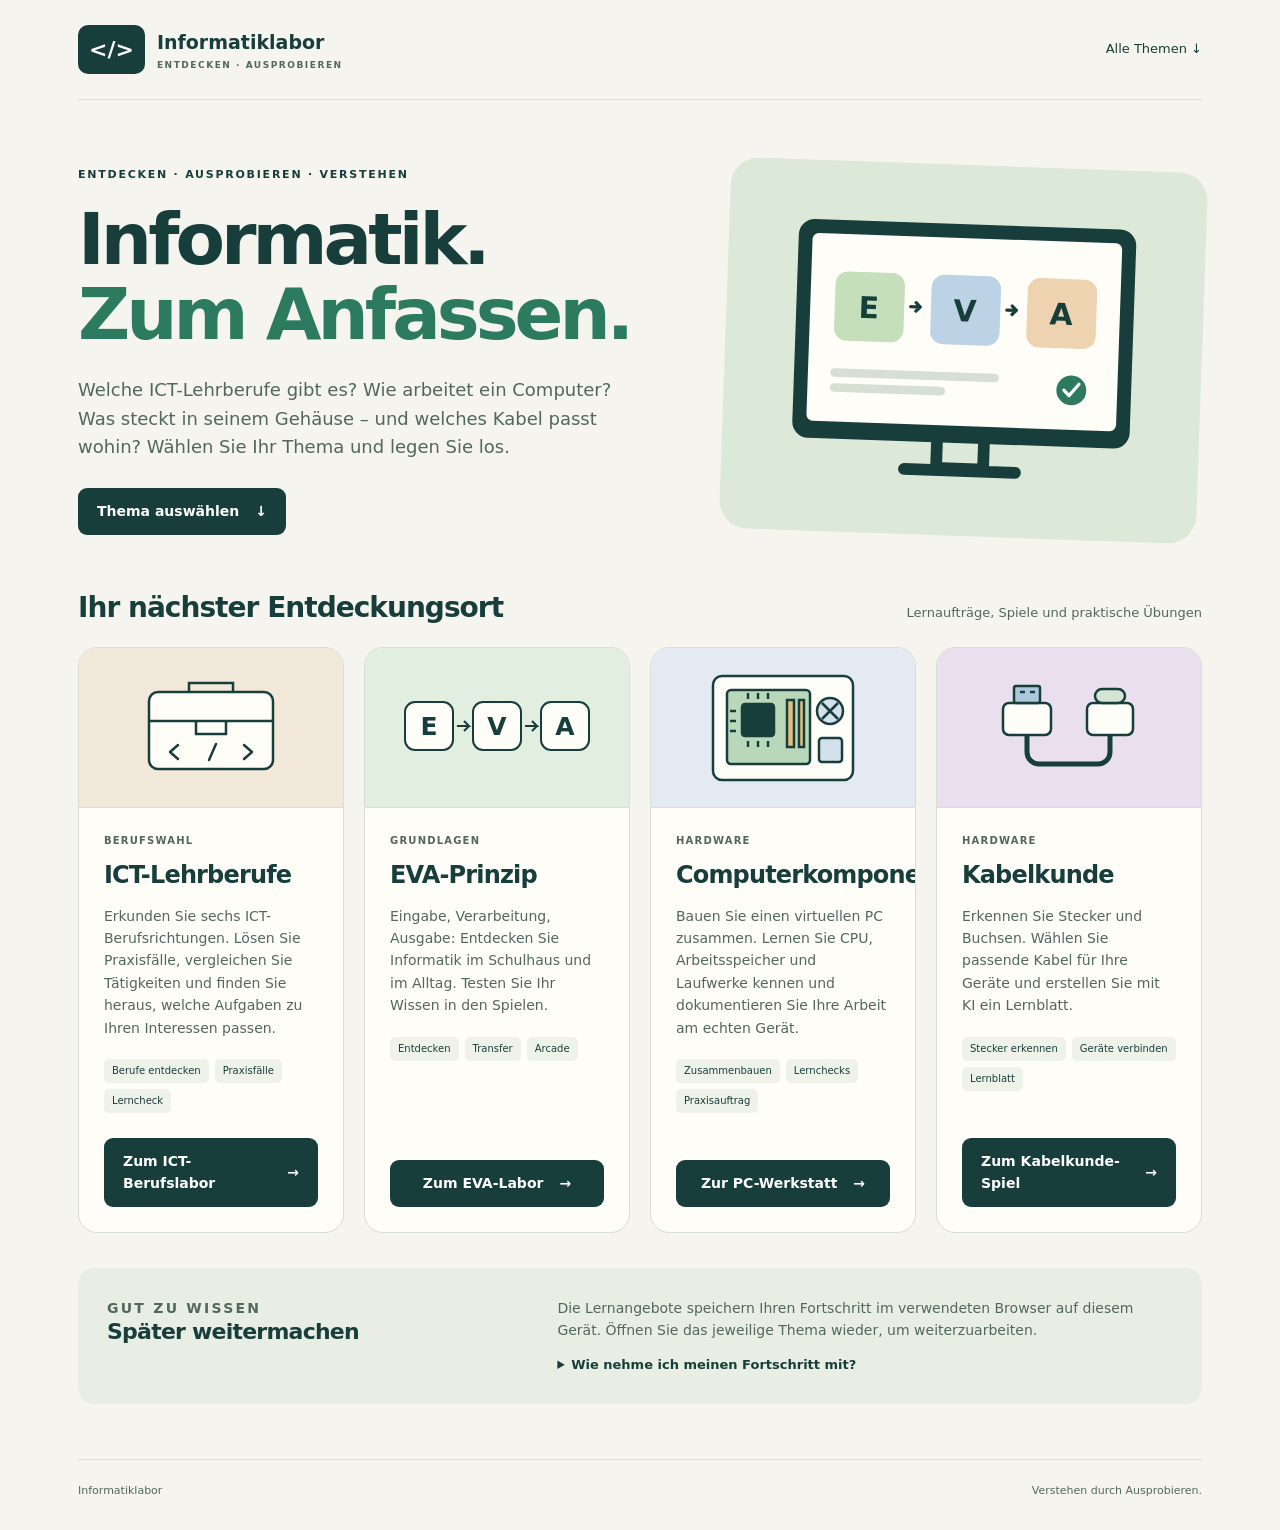
<file: itlab/index.html>
<!doctype html>
<html lang="de-CH">
<head>
<meta charset="utf-8"><meta name="viewport" content="width=device-width,initial-scale=1">
<meta name="theme-color" content="#173e3b">
<title>Informatiklabor</title>
<meta name="description" content="Informatik entdecken und ausprobieren: ICT-Lehrberufe, EVA-Prinzip und Computerkomponenten mit Lernspielen und praktischen Aufträgen.">
<style>
:root{--ink:#173e3b;--muted:#52675e;--paper:#f5f4ee;--line:#d5dfd3}*{box-sizing:border-box}html{scroll-behavior:smooth}body{margin:0;background:var(--paper);color:var(--ink);font:16px/1.6 system-ui,-apple-system,BlinkMacSystemFont,"Segoe UI",sans-serif}a{color:inherit}a:focus-visible,summary:focus-visible{outline:3px solid #af641e;outline-offset:5px}.wrap{max-width:1180px;margin:auto;padding:0 28px}header{display:flex;align-items:center;justify-content:space-between;gap:20px;padding:25px 0;border-bottom:1px solid var(--line)}.brand{display:flex;align-items:center;gap:12px;text-decoration:none;font-weight:800;font-size:19px}.brand-mark{background:var(--ink);color:white;padding:7px 11px;border-radius:10px;font-size:22px}.brand small{display:block;font-size:9px;letter-spacing:.17em;color:var(--muted)}header>a:last-child{font-size:13px;text-decoration:none}.hero{display:grid;grid-template-columns:1.25fr 1fr;gap:50px;align-items:center;padding:65px 0 55px}.eyebrow{text-transform:uppercase;font-size:11px;font-weight:750;letter-spacing:.16em;margin:0 0 18px}h1{font-size:clamp(42px,5.9vw,72px);line-height:1.04;letter-spacing:-.055em;margin:0 0 24px}h1 span{color:#2c7b60}.lead{font-size:18px;color:var(--muted);max-width:570px;margin:0 0 26px}.button{display:inline-flex;align-items:center;justify-content:center;gap:16px;background:var(--ink);color:#fff;text-decoration:none;padding:12px 19px;border-radius:9px;font-size:14px;font-weight:700}.button:hover{background:#2c6554}.hero-art{background:#dce9d9;border-radius:28px;padding:25px;transform:rotate(2deg)}.hero-art svg{display:block;width:100%;height:auto}.section-head{display:flex;justify-content:space-between;align-items:baseline;gap:20px;margin-bottom:23px}h2{font-size:28px;letter-spacing:-.035em;line-height:1.2;margin:0}.section-head p{font-size:13px;color:var(--muted);margin:0}.cables{background:#e9dfef}.topics{display:grid;grid-template-columns:repeat(4,minmax(0,1fr));gap:20px}.card{border:1px solid var(--line);border-radius:19px;background:#fffdf8;overflow:hidden;display:flex;flex-direction:column}.art{height:160px;display:flex;align-items:center;justify-content:center;border-bottom:1px solid var(--line)}.art svg{width:200px;height:120px}.eva{background:#e2eee0}.hardware{background:#e4eaf2}.careers{background:#f2e8da}.card-body{padding:25px;display:flex;flex-direction:column;flex:1}.tag{font-size:10px;text-transform:uppercase;font-weight:750;letter-spacing:.12em;color:var(--muted);margin:0 0 12px}h3{font-size:24px;line-height:1.18;letter-spacing:-.035em;margin:0 0 15px}.description{font-size:14px;color:var(--muted);margin:0 0 20px}.tags{list-style:none;padding:0;display:flex;flex-wrap:wrap;gap:6px;margin:0 0 25px}.tags li{font-size:10px;background:#eff2e9;padding:4px 8px;border-radius:5px}.actions{margin-top:auto;display:flex;flex-direction:column;gap:13px}.actions .button{width:100%}.text-link{font-size:12px;text-underline-offset:4px;align-self:flex-start}.note{display:grid;grid-template-columns:1fr 1.5fr;gap:40px;background:#e8eee3;border-radius:17px;padding:29px;margin:35px 0 55px}.note h2{font-size:22px}.note p{margin:0;color:var(--muted);font-size:14px}.note details{margin-top:13px;font-size:13px}.note summary{cursor:pointer;font-weight:700}.note details p{margin-top:10px;font-size:13px}footer{border-top:1px solid var(--line);display:flex;justify-content:space-between;gap:20px;padding:22px 0 30px;color:var(--muted);font-size:11px}.skip{position:absolute;left:10px;top:-100px;background:white;padding:10px;z-index:5}.skip:focus{top:10px}@media(max-width:900px){.hero{gap:25px}.topics{grid-template-columns:1fr 1fr}.note{gap:25px}.hero-art{padding:12px}}@media(max-width:600px){.wrap{padding:0 20px}header{padding:20px 0}.brand{font-size:16px}header>a:last-child{font-size:11px}.hero{grid-template-columns:1fr;padding:40px 0}.hero-art{display:none}.lead{font-size:16px}.section-head{display:block}.section-head p{margin-top:8px}.topics{grid-template-columns:1fr}.note{grid-template-columns:1fr;gap:15px;padding:23px;margin-bottom:35px}footer{flex-direction:column;gap:7px}}@media(prefers-reduced-motion:reduce){html{scroll-behavior:auto}}
</style>
</head>
<body>
<a class="skip" href="#main">Zum Inhalt</a>
<div class="wrap">
<header><a class="brand" href="/itlab/" aria-label="Informatiklabor Startseite"><span class="brand-mark" aria-hidden="true">&lt;/&gt;</span><span>Informatiklabor<small>ENTDECKEN · AUSPROBIEREN</small></span></a><a href="#themen">Alle Themen ↓</a></header>
<main id="main">
<section class="hero" aria-labelledby="title"><div><p class="eyebrow">Entdecken · Ausprobieren · Verstehen</p><h1 id="title">Informatik.<br><span>Zum Anfassen.</span></h1><p class="lead">Welche ICT-Lehrberufe gibt es? Wie arbeitet ein Computer? Was steckt in seinem Gehäuse – und welches Kabel passt wohin? Wählen Sie Ihr Thema und legen Sie los.</p><a class="button" href="#themen">Thema auswählen <span aria-hidden="true">↓</span></a></div>
<div class="hero-art" aria-hidden="true"><svg viewBox="0 0 400 300" fill="none"><rect x="42" y="32" width="316" height="205" rx="15" fill="#173e3b"/><rect x="55" y="45" width="290" height="176" rx="6" fill="#fffdf8"/><path d="M178 238v23h44v-23M148 263h104" stroke="#173e3b" stroke-width="11" stroke-linecap="round"/><rect x="78" y="80" width="65" height="65" rx="12" fill="#c5dfba"/><rect x="168" y="80" width="65" height="65" rx="12" fill="#bcd2e5"/><rect x="258" y="80" width="65" height="65" rx="12" fill="#edd3b0"/><path d="m149 111 9 0-4-4m4 4-4 4m85-4h9l-4-4m4 4-4 4" stroke="#173e3b" stroke-width="3" stroke-linecap="round" stroke-linejoin="round"/><text x="110" y="123" font-family="system-ui,sans-serif" font-size="28" font-weight="750" text-anchor="middle" fill="#173e3b">E</text><text x="200" y="123" font-family="system-ui,sans-serif" font-size="28" font-weight="750" text-anchor="middle" fill="#173e3b">V</text><text x="290" y="123" font-family="system-ui,sans-serif" font-size="28" font-weight="750" text-anchor="middle" fill="#173e3b">A</text><path d="M80 175h150M80 189h100" stroke="#d5dfd3" stroke-width="8" stroke-linecap="round"/><circle cx="302" cy="184" r="14" fill="#2c7b60"/><path d="m295 184 5 5 9-11" stroke="white" stroke-width="3" stroke-linecap="round" stroke-linejoin="round"/></svg></div></section>
<section id="themen" aria-labelledby="topics-title"><div class="section-head"><h2 id="topics-title">Ihr nächster Entdeckungsort</h2><p>Lernaufträge, Spiele und praktische Übungen</p></div><div class="topics">
<article class="card"><div class="art careers" aria-hidden="true"><svg viewBox="0 0 200 120" fill="none" stroke="#173e3b" stroke-width="2.5"><rect x="38" y="24" width="124" height="77" rx="9" fill="#fffdf8"/><path d="M78 24v-9h44v9M38 53h124M85 53v13h30V53"/><path d="m67 77-8 7 8 7m66-14 8 7-8 7M105 76l-7 16" stroke-linecap="round" stroke-linejoin="round"/></svg></div><div class="card-body"><p class="tag">Berufswahl</p><h3>ICT-Lehrberufe</h3><p class="description">Erkunden Sie sechs ICT-Berufsrichtungen. Lösen Sie Praxisfälle, vergleichen Sie Tätigkeiten und finden Sie heraus, welche Aufgaben zu Ihren Interessen passen.</p><ul class="tags"><li>Berufe entdecken</li><li>Praxisfälle</li><li>Lerncheck</li></ul><div class="actions"><a class="button" href="/itlab/lehrberufe/">Zum ICT-Berufslabor <span aria-hidden="true">→</span></a></div></div></article>
<article class="card"><div class="art eva" aria-hidden="true"><svg viewBox="0 0 200 120"><g fill="#fffdf8" stroke="#173e3b" stroke-width="2"><rect x="8" y="34" width="48" height="48" rx="10"/><rect x="76" y="34" width="48" height="48" rx="10"/><rect x="144" y="34" width="48" height="48" rx="10"/></g><g fill="#173e3b" font-family="system-ui,sans-serif" font-size="25" font-weight="750" text-anchor="middle"><text x="32" y="67">E</text><text x="100" y="67">V</text><text x="168" y="67">A</text></g><path d="M60 58h12l-5-5m5 5-5 5m61-5h12l-5-5m5 5-5 5" stroke="#173e3b" stroke-width="2" fill="none"/></svg></div><div class="card-body"><p class="tag">Grundlagen</p><h3>EVA-Prinzip</h3><p class="description">Eingabe, Verarbeitung, Ausgabe: Entdecken Sie Informatik im Schulhaus und im Alltag. Testen Sie Ihr Wissen in den Spielen.</p><ul class="tags"><li>Entdecken</li><li>Transfer</li><li>Arcade</li></ul><div class="actions"><a class="button" href="/itlab/eva/">Zum EVA-Labor <span aria-hidden="true">→</span></a></div></div></article>
<article class="card"><div class="art hardware" aria-hidden="true"><svg viewBox="0 0 200 120" fill="none" stroke="#173e3b" stroke-width="2.5"><rect x="30" y="8" width="140" height="104" rx="9" fill="#fffdf8"/><rect x="44" y="22" width="83" height="74" rx="4" fill="#b9d8ba"/><rect x="59" y="36" width="32" height="32" rx="3" fill="#173e3b"/><path d="M65 31v-6m10 6v-6m10 6v-6M65 73v6m10-6v6m10-6v6M53 43h-6m6 10h-6m6 10h-6"/><rect x="104" y="32" width="7" height="47" fill="#e7bc7f"/><rect x="116" y="32" width="5" height="47" fill="#e7bc7f"/><circle cx="147" cy="43" r="13" fill="#d4e0eb"/><path d="m139 35 16 16m-16 0 16-16"/><rect x="136" y="70" width="23" height="24" rx="3" fill="#d4e0eb"/></svg></div><div class="card-body"><p class="tag">Hardware</p><h3>Computerkomponenten</h3><p class="description">Bauen Sie einen virtuellen PC zusammen. Lernen Sie CPU, Arbeitsspeicher und Laufwerke kennen und dokumentieren Sie Ihre Arbeit am echten Gerät.</p><ul class="tags"><li>Zusammenbauen</li><li>Lernchecks</li><li>Praxisauftrag</li></ul><div class="actions"><a class="button" href="/itlab/komponenten/">Zur PC-Werkstatt <span aria-hidden="true">→</span></a></div></div></article>
<article class="card"><div class="art cables" aria-hidden="true"><svg viewBox="0 0 200 120" fill="none" stroke="#173e3b" stroke-width="2.5"><path d="M58 62v22a12 12 0 0 0 12 12h59a12 12 0 0 0 12-12V63" stroke-width="5"/><rect x="34" y="35" width="48" height="32" rx="6" fill="#fffdf8"/><rect x="45" y="18" width="26" height="17" rx="2" fill="#a9c8dc"/><path d="M51 24h5m5 0h5"/><rect x="118" y="35" width="46" height="32" rx="6" fill="#fffdf8"/><rect x="126" y="21" width="30" height="14" rx="7" fill="#d5e5d4"/></svg></div><div class="card-body"><p class="tag">Hardware</p><h3>Kabelkunde</h3><p class="description">Erkennen Sie Stecker und Buchsen. Wählen Sie passende Kabel für Ihre Geräte und erstellen Sie mit KI ein Lernblatt.</p><ul class="tags"><li>Stecker erkennen</li><li>Geräte verbinden</li><li>Lernblatt</li></ul><div class="actions"><a class="button" href="/itlab/kabelkunde/">Zum Kabelkunde-Spiel <span aria-hidden="true">→</span></a></div></div></article>
</div></section>
<aside class="note" aria-labelledby="note-title"><div><p class="eyebrow">Gut zu wissen</p><h2 id="note-title">Später weitermachen</h2></div><div><p>Die Lernangebote speichern Ihren Fortschritt im verwendeten Browser auf diesem Gerät. Öffnen Sie das jeweilige Thema wieder, um weiterzuarbeiten.</p><details><summary>Wie nehme ich meinen Fortschritt mit?</summary><p>Nutzen Sie die Sicherungsfunktion im jeweiligen Lernangebot, falls vorhanden. Laden Sie die Sicherungsdatei herunter und lesen Sie sie auf dem anderen Gerät wieder ein. Beim Löschen der Browserdaten können gespeicherte Fortschritte verloren gehen.</p></details></div></aside>
</main><footer><span>Informatiklabor</span><span>Verstehen durch Ausprobieren.</span></footer>
</div></body></html>
</file>
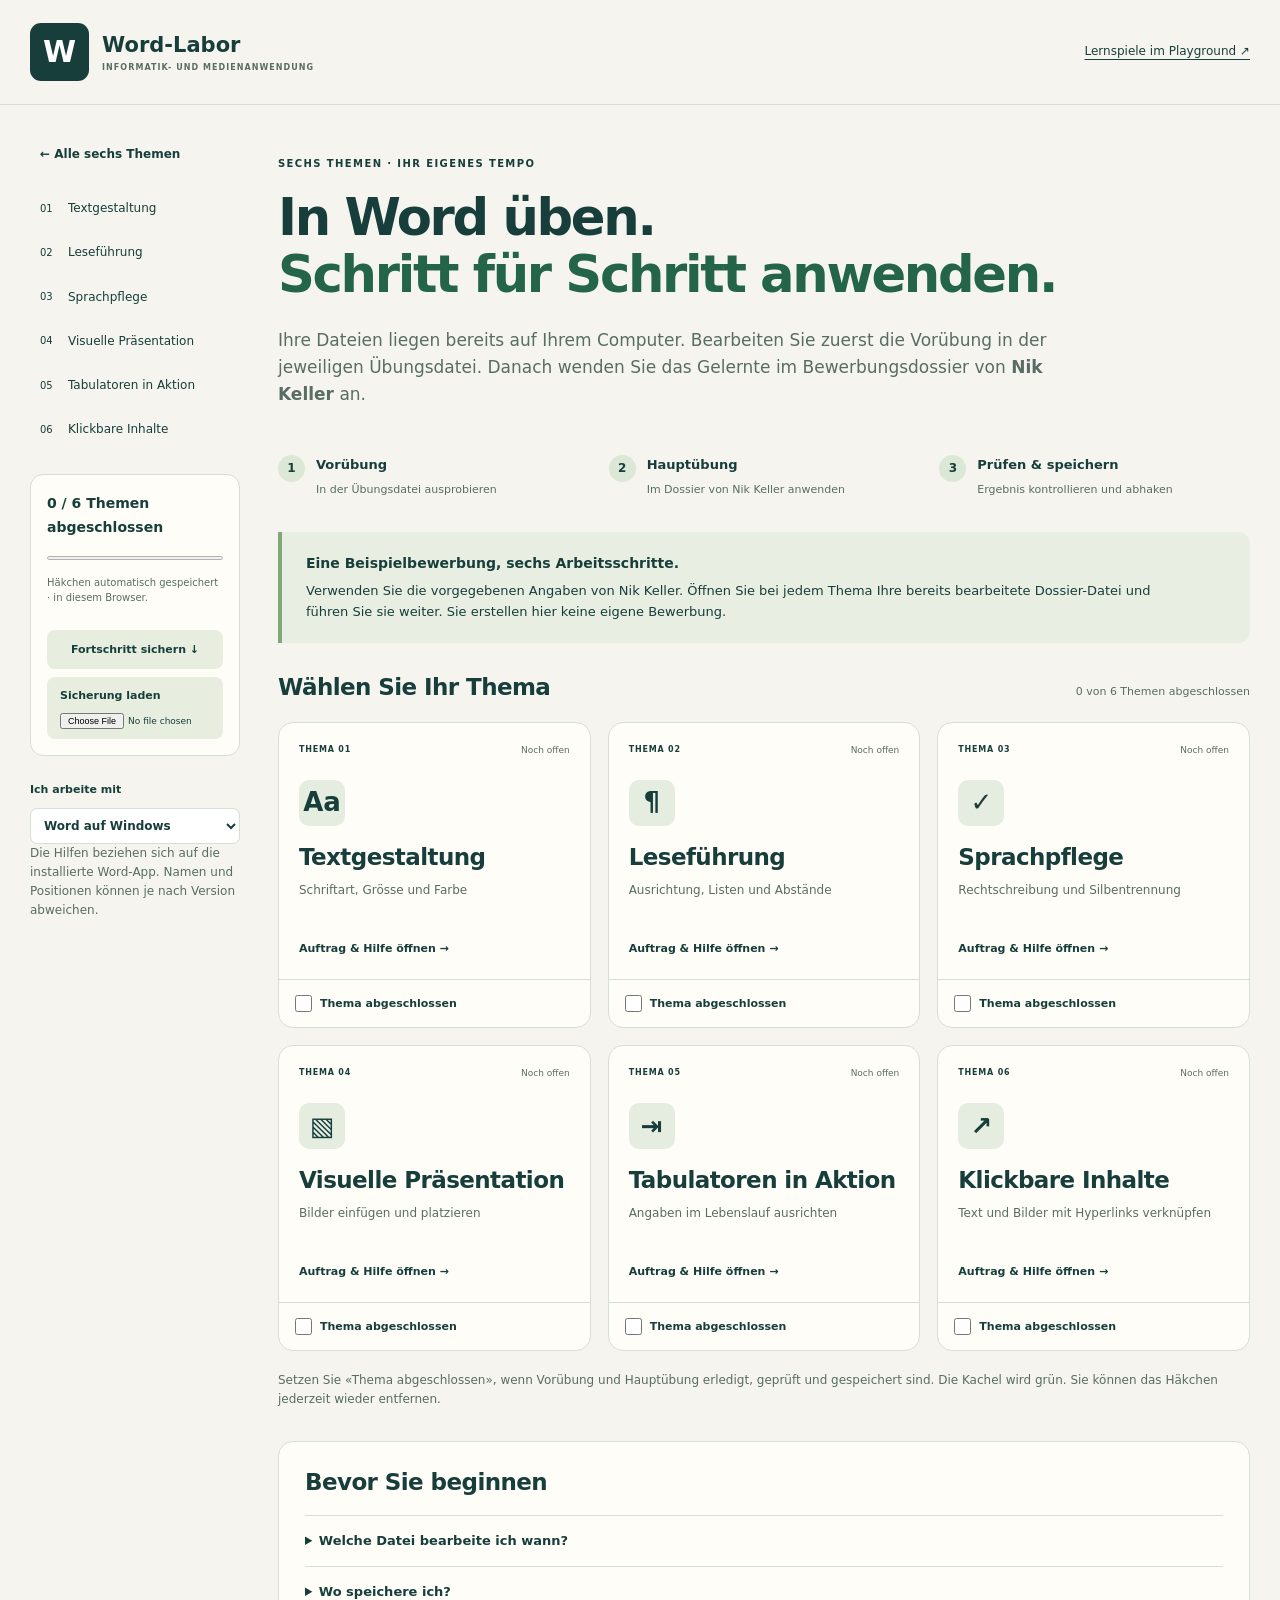
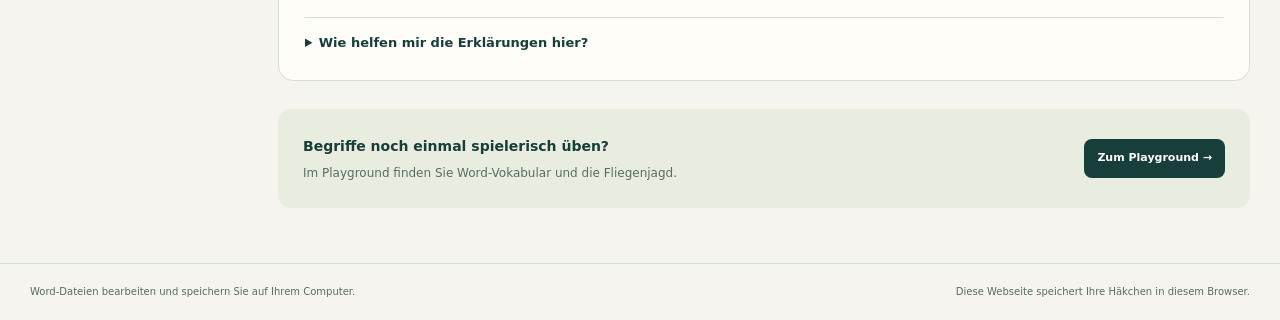
<file: ict/word/index.html>
<!doctype html>
<html lang="de-CH"><head><meta charset="utf-8"><meta name="viewport" content="width=device-width,initial-scale=1"><meta name="theme-color" content="#173e3b"><title>Word-Labor · Schritt für Schritt</title><meta name="description" content="Sechs Word-Themen: zuerst die Vorübung, dann das Bewerbungsdossier von Nik Keller bearbeiten. Mit einfachen Hilfen und persönlicher Checkliste."><link rel="stylesheet" href="begleitung.css?v=1"><script src="begleitung-vorgaben.js?v=1" defer></script><script src="begleitung-data.js?v=1" defer></script><script src="begleitung.js?v=1" defer></script></head><body>
<a class="skip" href="#main">Zum Inhalt</a>
<header><a class="brand" href="#"><span class="logo" aria-hidden="true">W</span><span>Word-Labor<small>INFORMATIK- UND MEDIENANWENDUNG</small></span></a><a class="playground" href="playground/">Lernspiele im Playground ↗</a></header>
<div class="layout"><aside class="sidebar"><a class="overview" href="#">← Alle sechs Themen</a><nav id="nav" aria-label="Word-Themen"></nav><div class="progress-box"><b id="progress-label">0 / 6 Themen</b><progress id="progress" max="6" value="0" aria-label="Abgeschlossene Themen"></progress><p id="save-state" role="status">Fortschritt wird geladen …</p><button id="export" class="secondary">Fortschritt sichern ↓</button><label class="file-label">Sicherung laden<input id="import" type="file" accept=".json,application/json"></label></div><label class="platform-label" for="platform">Ich arbeite mit<select id="platform"><option value="win">Word auf Windows</option><option value="mac">Word auf dem Mac</option></select></label><p class="small muted">Die Hilfen beziehen sich auf die installierte Word-App. Namen und Positionen können je nach Version abweichen.</p></aside><main id="main" tabindex="-1"><p>Ihre Themen werden geladen …</p><noscript>Bitte aktivieren Sie JavaScript für die Themenübersicht und die Checklisten.</noscript></main></div>
<footer><span>Word-Dateien bearbeiten und speichern Sie auf Ihrem Computer.</span><span>Diese Webseite speichert Ihre Häkchen in diesem Browser.</span></footer><p id="toast" role="status" hidden></p>
</body></html>
</file>
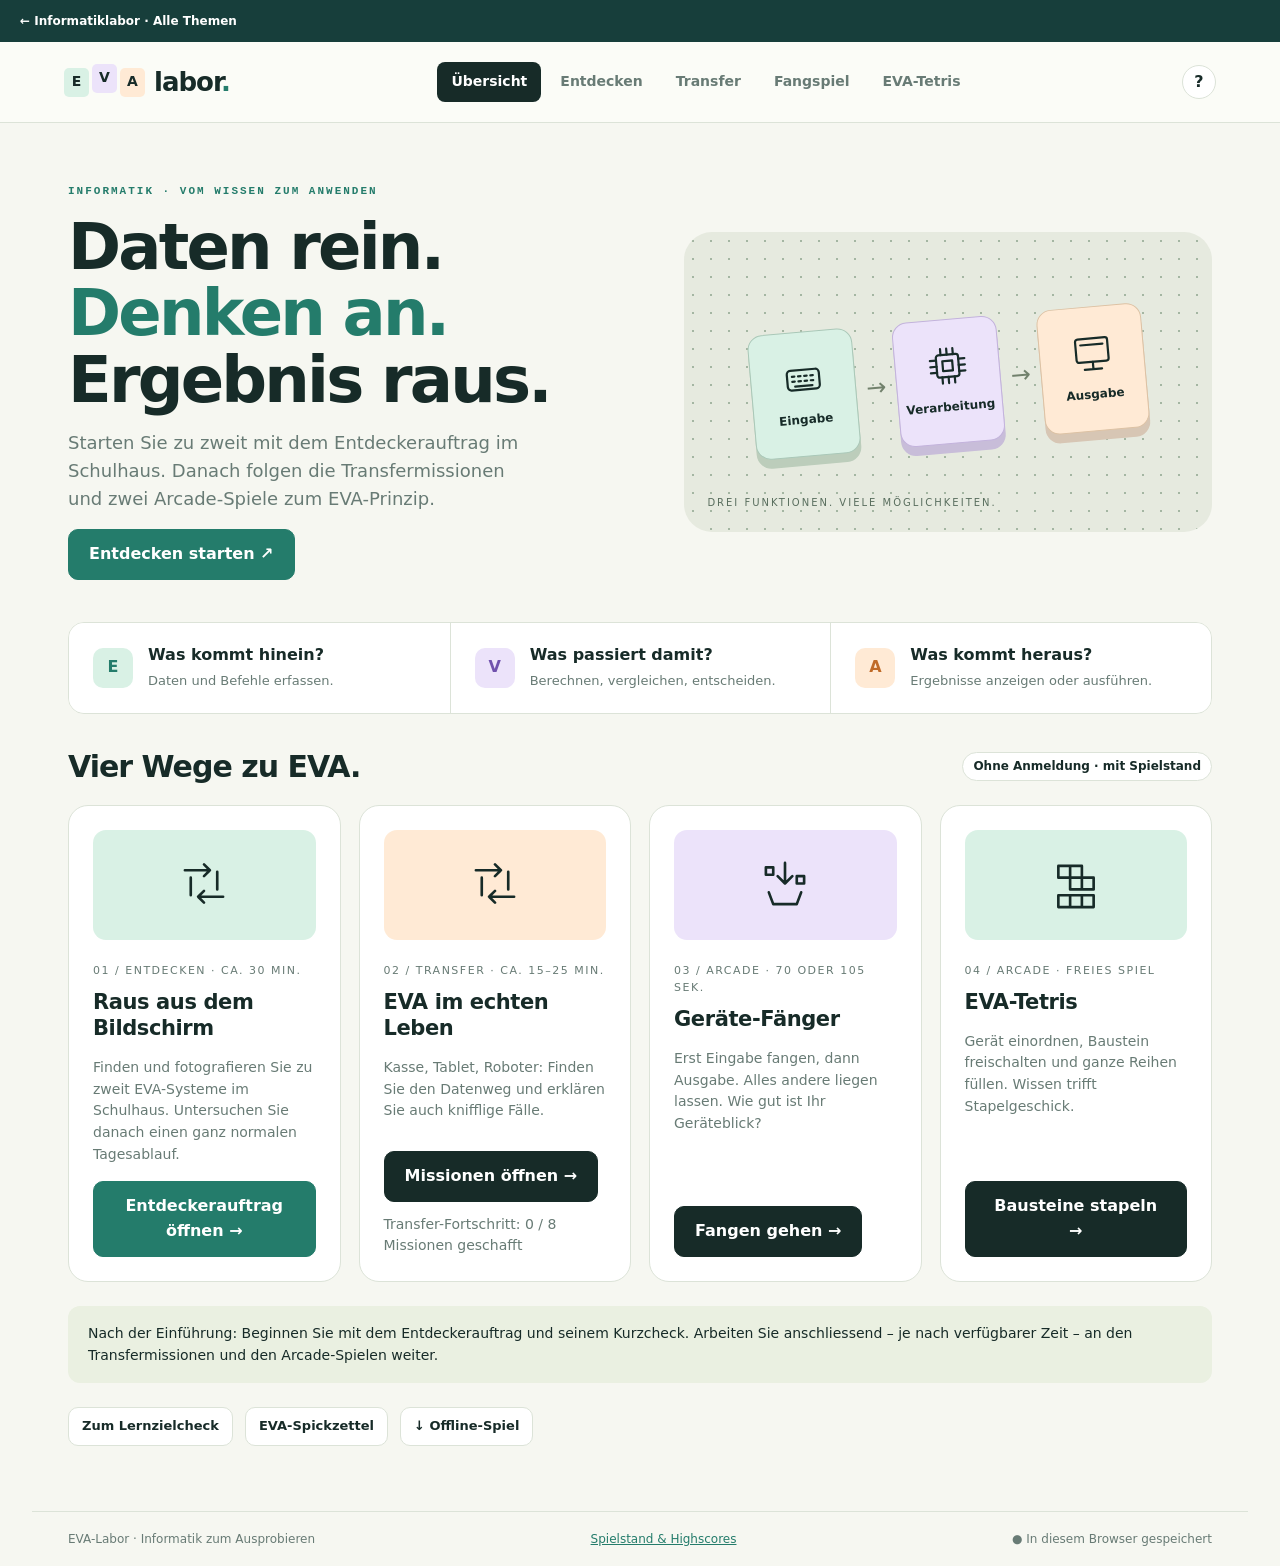
<file: itlab/eva/index.html>
<!doctype html>
<html lang="de-CH"><head><meta charset="utf-8"><meta name="viewport" content="width=device-width,initial-scale=1"><meta name="theme-color" content="#172b28"><meta name="description" content="Eingabe, Verarbeitung, Ausgabe: Transfermissionen, Geräte-Fänger und EVA-Tetris für den Informatikunterricht."><title>EVA-Labor · Verstehen. Fangen. Stapeln.</title><style>:root{--ink:#172b28;--muted:#687b75;--paper:#f6f7f1;--green:#247c6b;--purple:#7051ad;--orange:#c06a27;--line:#dce3d8;--mint:#d9f1e5;--lilac:#ece3fa;--peach:#ffead5;--yellow:#e9f2b2}*{box-sizing:border-box}body{margin:0;color:var(--ink);background:var(--paper);font:16px/1.55 ui-sans-serif,system-ui,-apple-system,BlinkMacSystemFont,'Segoe UI',sans-serif}button,input,textarea,select{font:inherit}button{cursor:pointer}button:disabled{opacity:.45;cursor:not-allowed}a{color:var(--green)}button,a,input{outline-offset:4px}h1,h2,h3,p{margin:0 0 16px}h1{font-size:clamp(38px,5vw,67px);line-height:1.04;letter-spacing:-2.8px;font-weight:850}h2{font-size:30px;letter-spacing:-1px;line-height:1.2}h3{font-size:21px;line-height:1.25;letter-spacing:-.4px}.header{display:flex;gap:24px;align-items:center;justify-content:space-between;padding:20px 5%;border-bottom:1px solid var(--line);background:#fbfcf7}.logo{display:flex;align-items:center;gap:9px;text-decoration:none;color:var(--ink)}.logo b{font-size:26px;letter-spacing:-1px}.logo b span{color:var(--green)}.logo-squares{display:flex;gap:3px}.logo-squares i{width:25px;height:29px;display:grid;place-items:center;font-size:14px;font-weight:850;font-style:normal;border-radius:5px;background:var(--mint)}.logo-squares i:nth-child(2){background:var(--lilac);transform:translateY(-4px)}.logo-squares i:nth-child(3){background:var(--peach)}nav{display:flex;gap:5px}nav button{padding:9px 14px;border:0;background:none;border-radius:8px;color:var(--muted);font-size:14px;font-weight:650}nav button.active{background:var(--ink);color:white}.help-button{border:1px solid var(--line);border-radius:50%;background:white;width:34px;height:34px;color:var(--ink);font-weight:750}main{max-width:1216px;margin:auto;padding:40px 36px 65px;min-height:calc(100vh - 158px)}.eyebrow{text-transform:uppercase;letter-spacing:2px;font:750 11px/1.5 ui-monospace,SFMono-Regular,monospace;color:var(--green);margin-bottom:14px}.hero{display:grid;grid-template-columns:1.1fr 1fr;gap:36px;align-items:center;padding:20px 0 42px}.hero p{color:var(--muted);font-size:18px;max-width:470px}.hero h1 em{font-style:normal;color:var(--green)}.hero-art{background:#e6eadf;border-radius:28px;min-height:300px;display:grid;place-items:center;position:relative;overflow:hidden;background-image:radial-gradient(#a4b6a2 1px,transparent 1px);background-size:18px 18px}.flow{display:flex;gap:10px;align-items:center;transform:rotate(-5deg)}.flow-block{width:105px;height:125px;border-radius:15px;background:var(--mint);border:1px solid #aac8b8;box-shadow:0 9px 0 #bccdbb;display:flex;align-items:center;flex-direction:column;justify-content:center;font-size:12px;font-weight:750}.flow-block:nth-of-type(2){background:var(--lilac);border-color:#c3b3dc;box-shadow:0 9px 0 #c8bdd9}.flow-block:nth-of-type(3){background:var(--peach);border-color:#ddc2a4;box-shadow:0 9px 0 #d7c6b4}.flow-block svg{width:42px;height:42px;margin-bottom:10px}.flow-arrow{font-size:24px;color:#71816c}.art-tag{position:absolute;bottom:21px;left:23px;letter-spacing:2px;font-size:10px;color:#596e5e}.button{display:inline-flex;align-items:center;justify-content:center;gap:8px;padding:12px 20px;border-radius:10px;background:var(--ink);border:1px solid var(--ink);font-weight:750;color:white;text-decoration:none}.button.secondary{background:white;color:var(--ink);border-color:var(--line)}.button.green{background:var(--green);border-color:var(--green)}.button.small{padding:8px 13px;font-size:13px}.row{display:flex;align-items:center;gap:12px;flex-wrap:wrap}.between{justify-content:space-between}.muted{color:var(--muted)}.small{font-size:13px}.pill{display:inline-block;border:1px solid var(--line);background:white;padding:4px 10px;border-radius:30px;font-size:12px;font-weight:650}.intro-strip{display:grid;grid-template-columns:repeat(3,1fr);border:1px solid var(--line);border-radius:16px;overflow:hidden;margin-bottom:35px}.intro-cell{padding:20px 24px;background:#fff;display:flex;align-items:center;gap:15px}.intro-cell+.intro-cell{border-left:1px solid var(--line)}.letter{display:inline-grid;place-items:center;width:40px;height:40px;border-radius:10px;background:var(--mint);font-weight:850;color:var(--green);flex-shrink:0}.letter.V{background:var(--lilac);color:var(--purple)}.letter.A{background:var(--peach);color:var(--orange)}.intro-cell b{display:block}.game-cards{display:grid;grid-template-columns:repeat(3,1fr);gap:18px}.game-card{border:1px solid var(--line);border-radius:20px;background:white;padding:24px;display:flex;flex-direction:column;gap:0;min-height:340px}.game-card .mini-art{border-radius:13px;height:110px;background:var(--mint);display:grid;place-items:center;margin-bottom:22px}.game-card:nth-child(2) .mini-art{background:var(--peach)}.game-card:nth-child(3) .mini-art{background:var(--lilac)}.mini-art svg{width:50px;height:50px}.game-card p{color:var(--muted);font-size:14px}.game-card .button{margin-top:auto;align-self:flex-start}.card-meta{font-size:11px;letter-spacing:1.5px;text-transform:uppercase;color:var(--muted);margin-bottom:10px}.note{padding:17px 20px;background:#eaf0e1;border-radius:12px;margin:24px 0;font-size:14px}.title-row{margin-bottom:25px}.title-row h1{font-size:43px;letter-spacing:-1.7px}.title-row p{max-width:740px;color:var(--muted)}.panel{background:white;border:1px solid var(--line);border-radius:18px;padding:26px;margin:20px 0}.mission-grid{display:grid;grid-template-columns:repeat(4,1fr);gap:12px}.mission-card{border:1px solid var(--line);background:white;text-align:left;padding:20px;border-radius:14px;color:var(--ink);min-height:150px}.mission-card:hover{border-color:var(--green)}.mission-card.done{background:#eaf4e9;border-color:#b2cbb5}.mission-card b{font-size:17px;display:block;margin:14px 0 7px}.mission-card .num{font:750 12px monospace;color:var(--green)}.progress{height:7px;background:#e1e8dd;border-radius:9px;overflow:hidden;margin:16px 0 24px}.progress i{display:block;background:var(--green);height:100%}.learn-layout{display:grid;grid-template-columns:minmax(0,1fr) 270px;gap:22px;align-items:start}.question{font-size:20px;font-weight:700;line-height:1.4}.scenario{background:#f1f4ec;border-radius:12px;padding:20px;margin-bottom:24px}.options{display:grid;gap:10px}.option{display:flex;gap:13px;align-items:center;padding:16px;background:#fff;border:1.5px solid var(--line);border-radius:11px;color:var(--ink);text-align:left;width:100%}.option.selected{border-color:var(--green);background:#e8f5ec}.option span:first-child{display:grid;place-items:center;min-width:25px;height:25px;background:#eff3e9;border-radius:6px;font-size:12px;font-weight:750}.option.selected span:first-child{background:var(--green);color:white}.feedback{background:#e6f2e6;border-radius:12px;padding:18px;margin-top:20px;font-size:14px}.feedback.wrong{background:#fff0e1}.feedback strong{display:block;margin-bottom:5px}.chain{display:grid;gap:10px}.chain-item{padding:14px;background:#f7f8f3;border:1px solid var(--line);border-radius:10px;font-size:13px}.chain-item b{display:block;margin-bottom:6px}.chain-item span{font-size:12px;color:var(--muted)}.step-tabs{display:flex;gap:5px;margin-bottom:20px}.step-tabs span{padding:7px 13px;border-radius:8px;background:#f0f2e9;font-size:13px;font-weight:750}.step-tabs .active{background:var(--ink);color:white}.reflection{width:100%;padding:14px;border:1px solid #bac9bb;border-radius:10px;min-height:110px;resize:vertical;font:inherit;background:#fcfdf8;color:var(--ink)}.actions{display:flex;align-items:center;justify-content:space-between;gap:15px;flex-wrap:wrap;margin-top:22px}.arcade-layout{display:grid;grid-template-columns:minmax(0,1fr) 290px;gap:22px;align-items:start}.arena{border-radius:20px;background:#172b28;color:#eaf0df;padding:20px;position:relative}.arena-top{display:flex;align-items:center;justify-content:space-between;gap:8px;flex-wrap:wrap;margin-bottom:14px;font-size:13px}.arena-top b{font-size:22px;color:#e9f2b2}.canvas-wrap{position:relative;max-width:720px;margin:auto;touch-action:none}canvas{display:block;width:100%;height:auto;border-radius:13px;background:#1e3530;touch-action:none}.overlay{position:absolute;inset:0;background:#122923e8;display:flex;align-items:center;justify-content:center;text-align:center;border-radius:13px;padding:25px;z-index:2}.overlay>div{max-width:430px}.overlay h2{font-size:29px;color:#f0f5de}.overlay p{color:#c0d1c4;font-size:14px}.overlay .button{background:var(--yellow);border-color:var(--yellow);color:var(--ink)}.arcade-side{background:white;border:1px solid var(--line);border-radius:16px;padding:22px}.arcade-side h3{margin-bottom:12px}.arcade-side p,.arcade-side li{font-size:13px;color:var(--muted)}.arcade-side ul{padding-left:18px}.score-list{list-style:none!important;padding:0!important;margin:0}.score-list li{display:flex;justify-content:space-between;border-bottom:1px solid var(--line);padding:9px 0;gap:10px}.score-list li b{color:var(--ink);white-space:nowrap}.controls{display:flex;gap:9px;justify-content:center;flex-wrap:wrap;margin-top:14px}.control{background:#314b41;border:1px solid #607565;color:white;min-width:54px;padding:10px 14px;border-radius:9px;touch-action:none;font-size:17px;user-select:none}.control:active{background:#526f54}.legend{display:flex;gap:10px;flex-wrap:wrap;margin:14px 0}.legend span{font-size:12px}.board-wrap{max-width:300px;margin:auto}.block-arena{max-width:550px}.block-stage{display:grid;grid-template-columns:minmax(180px,300px) 1fr;gap:15px;align-items:start}.next-box{background:#233e32;border:1px solid #4b6752;padding:12px;border-radius:10px;font-size:12px}.next-box b{display:block;font-size:14px;margin-top:7px}.classify{display:flex;gap:8px;justify-content:center;margin:14px 0}.classify button{width:65px;border:1px solid #719184;border-radius:9px;padding:9px;background:#264b3d;color:white;font-weight:850}.classify button:nth-child(2){background:#594773}.classify button:nth-child(3){background:#754c2d}.classify button:disabled{opacity:.45}.current-device{font-weight:750;text-align:center;font-size:18px;margin:10px 0}.game-message{min-height:51px;color:#dce9cc;font-size:13px;text-align:center;margin:10px 0}.switch{display:flex;gap:8px;flex-wrap:wrap;margin:12px 0}.switch button{background:white;color:var(--ink);border:1px solid var(--line);border-radius:9px;padding:8px 11px;font-size:13px}.switch button.on{background:var(--ink);color:white}.kbd{padding:1px 5px;border:1px solid #bbc9b8;border-radius:4px;font:12px monospace}dialog{border:1px solid var(--line);border-radius:20px;color:var(--ink);padding:32px;max-width:660px;width:calc(100% - 30px);max-height:85vh;overflow:auto;background:var(--paper)}dialog::backdrop{background:#10231dd1}.close{position:absolute;right:14px;top:10px;font-size:28px;line-height:1;border:0;background:none;color:var(--muted)}details{background:white;border:1px solid var(--line);border-radius:10px;margin:10px 0;padding:13px}summary{cursor:pointer;font-weight:700}details p{font-size:14px;color:var(--muted);margin:12px 0 0}.gloss-row{display:flex;gap:14px;border-bottom:1px solid var(--line);padding:15px 0}footer{border-top:1px solid var(--line);max-width:1216px;margin:auto;padding:18px 36px;display:flex;gap:20px;justify-content:space-between;align-items:center;flex-wrap:wrap;font-size:12px;color:var(--muted)}footer button{border:0;background:none;color:var(--green);text-decoration:underline;padding:0;font-size:12px}#toast{position:fixed;bottom:25px;left:50%;transform:translateX(-50%);background:var(--ink);color:#fff;padding:13px 22px;border-radius:10px;z-index:10;max-width:90%;font-size:14px}.skip{position:absolute;left:-1000px}.skip:focus{left:10px;top:10px;background:white;padding:10px;z-index:100}.result-big{font-size:55px;font-weight:850;letter-spacing:-2px;color:var(--green)}.finish-card{max-width:730px;margin:20px auto}.meter-label{font-size:12px;color:var(--muted)}[hidden]{display:none!important}@media(max-width:1000px){.hero{gap:20px}.flow-block{width:84px}.mission-grid{grid-template-columns:repeat(2,1fr)}.arcade-layout{grid-template-columns:1fr 250px}.learn-layout{grid-template-columns:1fr 230px}.game-cards{gap:12px}.game-card{padding:20px}}@media(max-width:760px){.header{flex-wrap:wrap;padding:15px 20px;gap:12px}.header nav{order:3;width:100%;overflow:auto;justify-content:center}nav button{font-size:13px;padding:8px 10px}.help-button{margin-left:auto}main{padding:25px 18px 40px}.hero{grid-template-columns:1fr;padding-top:10px}.hero-art{min-height:210px;order:2}.flow-block{width:90px;height:110px}.hero h1{font-size:49px}.hero p{font-size:16px}.intro-strip{grid-template-columns:1fr}.intro-cell{padding:13px 18px}.intro-cell+.intro-cell{border-left:0;border-top:1px solid var(--line)}.game-cards{grid-template-columns:1fr}.game-card{min-height:0;display:grid;grid-template-columns:80px 1fr;gap:0 18px}.game-card .mini-art{grid-row:1/5;width:80px;height:100px}.game-card .button{grid-column:2;margin-top:5px}.arcade-layout,.learn-layout{grid-template-columns:1fr}.learn-layout aside{order:2}.arcade-side{margin-top:5px}.title-row h1{font-size:35px}.panel{padding:20px}.arena{padding:13px}.block-stage{grid-template-columns:minmax(150px,270px) minmax(70px,1fr)}.mission-card{padding:16px}.mission-card b{font-size:16px}.question{font-size:18px}.flow{gap:7px}.flow-arrow{font-size:20px}footer{padding:18px}.block-arena{margin:auto}.next-box{padding:9px;font-size:11px}.next-box b{font-size:12px}.option{padding:13px}}
</style><style>
.arcade-music{display:flex;align-items:center;gap:10px;flex-wrap:wrap;padding:10px 14px;border-bottom:1px solid #d7dfce;background:#f3f6ec;color:#172b28;font-size:12px}
.arcade-music .button{padding:7px 10px;font-size:12px}.arcade-music input{width:100px;accent-color:#38634d}.arcade-music small{margin-left:auto;color:#52634c}.arcade-music #musicValue{min-width:30px;font-variant-numeric:tabular-nums}
@media(max-width:500px){.arcade-music small{width:100%;margin-left:0}}
</style><style>
.header nav{flex-wrap:wrap}.discovery-card{padding:26px;border:1px solid var(--line);border-radius:16px;background:#fff;margin:22px 0}.discovery-card h2{font-size:25px}.discovery-card li{margin-bottom:9px}.discovery-field{display:block;font-weight:650;margin:18px 0}.discovery-field textarea{display:block;width:100%;margin-top:7px;border:1px solid #a7b8ae;border-radius:8px;background:#fafcf7;padding:12px;color:var(--ink);resize:vertical;font-weight:400}.discovery-key{padding:12px;background:var(--mint);border-radius:8px;font-size:14px}.daily-scene{border-bottom:1px solid var(--line);padding:20px 0}.daily-scene h3{font-size:17px}.discovery-choices{gap:8px}.discovery-choices button[aria-pressed="true"]{background:var(--ink);color:#fff;border-color:var(--ink)}.scene-feedback{margin:12px 0 0;padding:12px;background:#e9f5ee;border-radius:8px;font-size:14px}.scene-feedback.review{background:#fff0da}.discovery-glossary dt{font-weight:750;margin-top:18px}.discovery-glossary dd{margin:5px 0 16px}.paper-choices{display:none}.discovery-actions{margin:12px 0}.discovery-card .note{margin:14px 0}
@media(max-width:600px){.discovery-card{padding:18px}.header{gap:10px;flex-wrap:wrap}.header nav{order:3;width:100%;justify-content:center}.header nav button{padding:8px;font-size:12px}}
@media print{body:has(#discovery){background:#fff;font-size:10pt}body:has(#discovery) .header,body:has(#discovery) footer,body:has(#discovery) .skip,body:has(#discovery) #toast,body:has(#discovery) dialog,.discovery-actions,.discovery-choices,.discovery-solutions,.scene-feedback,#dis-save-status{display:none!important}body:has(#discovery) main{padding:0;max-width:none}#discovery h1{font-size:27pt;letter-spacing:-1px}.discovery-card{border:0;border-top:1px solid #bbb;border-radius:0;padding:14px 0;margin:14px 0}.discovery-card h2{font-size:17pt;break-after:avoid}.daily-scene,.discovery-field,.discovery-glossary dt{break-inside:avoid}.daily-scene{padding:8px 0}.daily-scene p{margin-bottom:5px}.paper-choices{display:block}.discovery-field textarea{height:72px;background:#fff;border:1px solid #aaa}.discovery-card .note{padding:10px;font-size:10pt}#dis-glossary{break-before:page}a{color:#000;text-decoration:none}}
</style><style>.game-cards{grid-template-columns:repeat(4,minmax(0,1fr))}@media(max-width:1100px){.game-cards{grid-template-columns:repeat(2,minmax(0,1fr))}}@media(max-width:600px){.game-cards{grid-template-columns:1fr}}</style></head><body><div role="navigation" aria-label="Themenübersicht" style="display:block;background:#173e3b;color:#fff;padding:9px 20px;font:600 12px/1.5 system-ui,sans-serif"><a href="/itlab/" style="color:#fff;text-decoration:none;display:inline-block;padding:3px 0">← Informatiklabor · Alle Themen</a></div>
<a class="skip" href="#main">Zum Inhalt</a><header class="header"><a href="#" class="logo" onclick="navigate('home');return false" aria-label="EVA-Labor Startseite"><span class="logo-squares"><i>E</i><i>V</i><i>A</i></span><b>labor<span>.</span></b></a><nav aria-label="Hauptnavigation"><button data-nav="home" onclick="navigate('home')">Übersicht</button><button data-nav="discovery" onclick="navigate('discovery')">Entdecken</button><button data-nav="learn" onclick="navigate('learn')">Transfer</button><button data-nav="catch" onclick="navigate('catch')">Fangspiel</button><button data-nav="blocks" onclick="navigate('blocks')">EVA-Tetris</button></nav><button class="help-button" onclick="openGuide()" aria-label="EVA-Spickzettel öffnen">?</button></header>
<main id="main" tabindex="-1"></main><footer><span>EVA-Labor · Informatik zum Ausprobieren</span><button onclick="openSave()">Spielstand & Highscores</button><span id="storageStatus" role="status">Lokal gespeichert</span></footer>
<dialog id="dialog"><button class="close" onclick="closeDialog()" aria-label="Schliessen">×</button><div id="dialogContent"></div></dialog><input type="file" id="import" accept=".json,application/json" hidden><div id="toast" role="status" hidden></div>
<script>window.EVA_OFFLINE=true;</script><script>const DEVICES = [
 {id:'keyboard',name:'Tastatur',cat:'E',icon:'keyboard',why:'Sie übermittelt Tastendrücke als Daten an den Computer.'},
 {id:'mouse',name:'Maus',cat:'E',icon:'mouse',why:'Bewegungen und Klicks werden an den Computer übermittelt.'},
 {id:'mic',name:'Mikrofon',cat:'E',icon:'mic',why:'Schall wird erfasst und als Eingangsdaten bereitgestellt.'},
 {id:'scanner',name:'Scanner',cat:'E',icon:'scanner',why:'Eine Vorlage wird erfasst und als digitale Daten eingegeben.'},
 {id:'camera',name:'Webcam',cat:'E',icon:'camera',why:'Sie erfasst Bilder für den Computer.'},
 {id:'barcode',name:'Barcodescanner',cat:'E',icon:'scanner',why:'Er liest einen Code und übermittelt ihn an das Kassensystem.'},
 {id:'gamepad',name:'Gamecontroller',cat:'E',icon:'gamepad',why:'Tasten und Steuerbewegungen geben Befehle an das Spiel.'},
 {id:'sensor',name:'Temperatursensor',cat:'E',icon:'sensor',why:'Er erfasst eine Temperatur als Eingangswert für eine Steuerung.'},
 {id:'monitor',name:'Bildschirm',cat:'A',icon:'monitor',why:'Ein gewöhnlicher Bildschirm ohne Touchfunktion zeigt Ergebnisse an.'},
 {id:'printer',name:'Drucker',cat:'A',icon:'printer',why:'Ein reiner Drucker gibt digitale Inhalte auf Papier aus.'},
 {id:'speaker',name:'Lautsprecher',cat:'A',icon:'speaker',why:'Er macht digitale Ergebnisse als Schall hörbar.'},
 {id:'headphones',name:'Kopfhörer',cat:'A',icon:'headphones',why:'Kopfhörer ohne Mikrofon geben Schall aus.'},
 {id:'projector',name:'Beamer',cat:'A',icon:'projector',why:'Er projiziert die ausgegebenen Bilddaten.'},
 {id:'plotter',name:'Plotter',cat:'A',icon:'printer',why:'Er gibt Zeichnungen beziehungsweise Druckdaten auf einem Material aus.'},
 {id:'cpu',name:'Prozessor / CPU',cat:'V',icon:'chip',why:'Die CPU führt Befehle aus und verarbeitet Daten.'},
 {id:'gpu',name:'Grafikprozessor',cat:'V',icon:'chip',why:'Die GPU berechnet unter anderem Bilddaten. Der Bildschirm zeigt das Ergebnis an.'}
];
const CAT={E:{name:'Eingabe',color:'#247c6b',bg:'#d9f1e5',verb:'erfassen'},V:{name:'Verarbeitung',color:'#7051ad',bg:'#ece3fa',verb:'verarbeiten'},A:{name:'Ausgabe',color:'#c06a27',bg:'#ffead5',verb:'ausgeben'}};
const MISSIONS=[
 {title:'An der Supermarktkasse',tag:'Alltag',intro:'Ein Joghurt wird gescannt. Die Kasse zeigt den Preis und druckt später den Bon.',options:[['Ein Motor bewegt das Förderband.','Der Barcodescanner erfasst den Strichcode.','Der Preis erscheint auf dem Display.'],['Der Bon wird ausgedruckt.','Der Scanner beleuchtet die Verpackung.','Das Kassensystem sucht den Artikel zum Code und berechnet den Gesamtpreis.'],['Display zeigt Preis; Drucker gibt Bon aus.','Die CPU vergleicht die Artikelnummer.','Der Scanner liest den nächsten Artikel.']],correct:[1,2,0],explain:['Der Scanner liefert den gelesenen Code als Eingangsdaten.','Die Software lässt den Prozessor Artikel zuordnen und Beträge berechnen.','Anzeige und Bon sind zwei mögliche Ausgaben.'],transfer:{q:'Der Code ist korrekt erfasst, aber die hinterlegte Preisliste enthält einen falschen Preis. Wo liegt hier die fehlerhafte Zuordnung?',options:['Bei der Eingabe: Der Scanner muss defekt sein.','Bei der Verarbeitung beziehungsweise ihrer Datengrundlage.','Bei der Ausgabe: Das Display rechnet falsch.'],correct:1,why:'Ein falsches Ergebnis beweist keinen defekten Bildschirm. Die Verarbeitung nutzt hier eine fehlerhafte Datengrundlage.'}},
 {title:'Die Tür mit dem Badge',tag:'Schule',intro:'Sie halten einen Badge an den Leser. Das System prüft die Berechtigung. Bei Erfolg entriegelt die Tür.',options:[['Der Leser erfasst die Badge-Kennung.','Die Tür wird entriegelt.','Die Berechtigung wird geprüft.'],['Eine grüne LED leuchtet.','Der Controller vergleicht die Kennung mit den Zugangsrechten.','Der Leser erfasst den Badge.'],['Die Kennung wird eingelesen.','Die Rechte werden verglichen.','Ein Stellglied entriegelt die Tür; eine LED gibt Rückmeldung.']],correct:[0,1,2],explain:['Die Badge-Kennung kommt über den Leser ins System.','Der Controller entscheidet anhand der gespeicherten Regeln.','Ausgabe kann auch eine Aktion sein, zum Beispiel ein elektrischer Türöffner.'],transfer:{q:'Die Tür bleibt zu, aber das System zeigt «Zutritt verweigert». Was ist eine sinnvolle Erklärung?',options:['EVA hat nicht stattgefunden.','Ausgabe muss immer ein Bildschirm sein.','Eingabe und Verarbeitung können funktioniert haben; die Entscheidung lautet «kein Zutritt».'],correct:2,why:'Auch eine Ablehnung ist ein Ergebnis. EVA bedeutet nicht automatisch, dass ein Wunsch erfüllt wird.'}},
 {title:'«Wie wird das Wetter?»',tag:'Sprache',intro:'Sie stellen einem Sprachassistenten eine Frage. Er erkennt die Anfrage und spricht eine Antwort.',options:[['Der Lautsprecher spricht.','Das Mikrofon erfasst Ihre Sprache.','Der Prozessor ermittelt die Antwort.'],['Die Software verarbeitet die Sprachdaten und ermittelt mit verfügbaren Daten eine Antwort.','Das Mikrofon wird lauter.','Der Lautsprecher nimmt die Frage auf.'],['Die Antwort ist über den Lautsprecher hörbar.','Die Frage wird durch das Mikrofon erfasst.','Die Anfrage wird interpretiert.']],correct:[1,0,0],explain:['Das Mikrofon erfasst Schall als Eingabe.','Die Verarbeitung kann auf dem Gerät und auf entfernten Servern erfolgen.','Der Lautsprecher gibt die Antwort aus.'],transfer:{q:'Muss die gesamte Verarbeitung im Lautsprechergehäuse stattfinden?',options:['Ja, EVA ist immer auf ein Gehäuse beschränkt.','Nein, die Verarbeitung kann auch auf einem Server stattfinden.','Nein, denn hier gibt es keine Verarbeitung.'],correct:1,why:'EVA beschreibt Funktionen. Sie können auf mehrere Geräte verteilt sein.'}},
 {title:'Das Tablet im Unterricht',tag:'Doppelfunktion',intro:'Sie tippen auf dem Tablet auf «7 × 8 =». Danach sehen Sie «56». Betrachten Sie die Berührungs- und Anzeigefunktion getrennt.',options:[['Die Touch-Sensorik erfasst die Berührungen.','Das Display zeigt 56.','Der Prozessor multipliziert.'],['Die Touchfläche zeigt eine Zahl.','Der Prozessor berechnet 7 × 8.','Der Bildschirm liest Ihre Gedanken.'],['Der Prozessor sendet eine Eingabe.','Die Touchsensoren rechnen.','Das Display zeigt das Ergebnis 56.']],correct:[0,1,2],explain:['Die Touch-Sensorik ist für die Eingabe zuständig.','Die Rechenoperation gehört zur Verarbeitung.','Die Anzeige ist eine Ausgabe.'],transfer:{q:'Wie ordnen Sie den gesamten Touchscreen ein?',options:['Nur Eingabe.','Nur Ausgabe.','Ein- und Ausgabe: Berührung erfassen und Bild anzeigen.'],correct:2,why:'Ein Gerät kann mehrere EVA-Funktionen verbinden. Deshalb werden Touchscreens im Fangspiel nicht als eindeutige Geräte verwendet.'}},
 {title:'Heizung mit Thermostat',tag:'Steuerung',intro:'Im Raum sind 18 °C gemessen, eingestellt sind 21 °C. Die Steuerung entscheidet, ob das Heizventil öffnen soll.',options:[['Das Ventil öffnet.','Der Temperatursensor liefert 18 °C; die Solltemperatur wurde eingestellt.','Der Controller vergleicht Werte.'],['Der Controller vergleicht Ist- und Solltemperatur.','Der Sensor zeigt warme Luft.','Das Ventil misst die Temperatur.'],['Der Sensor erfasst 18 °C.','Die Software vergleicht Werte.','Das elektrische Stellglied öffnet das Ventil.']],correct:[1,0,2],explain:['Messwert und vorgegebene Solltemperatur sind Eingangsdaten.','Vergleichen und Entscheiden ist Verarbeitung.','Das Stellglied setzt die Entscheidung in eine physische Aktion um.'],transfer:{q:'Die Raumtemperatur wird nach dem Öffnen erneut gemessen. Was passiert?',options:['Ein neuer EVA-Durchlauf beginnt; das ist Teil einer Rückkopplung.','Das EVA-Prinzip ist beendet und darf nicht nochmals starten.','Die Messung gehört jetzt zur Ausgabe.'],correct:0,why:'EVA kann sich laufend wiederholen. Die neue Messung ist wieder eine Eingabe.'}},
 {title:'Ein Foto heller machen',tag:'Medien',intro:'Sie öffnen ein Foto und bewegen mit der Maus den Helligkeitsregler. Die Vorschau wird heller.',options:[['Die Vorschau erscheint heller.','Die CPU speichert sich selbst.','Die Maus übermittelt die Bewegung des Reglers.'],['Die Bildbearbeitung berechnet veränderte Pixelwerte.','Der Bildschirm misst die Mausbewegung.','Die Maus hellt das Glas auf.'],['Der Bildschirm zeigt die veränderte Vorschau.','Die CPU wird zur Eingabe.','Der Regler wird geklickt.']],correct:[2,0,0],explain:['Hier betrachten wir die Bedienung des Reglers als Eingabe.','CPU oder GPU berechnen im Auftrag der Software die Bildveränderung.','Der Bildschirm macht das Ergebnis sichtbar.'],transfer:{q:'Sie klicken danach auf «Speichern». Ist die SSD deshalb ein Verarbeitungsgerät?',options:['Ja, speichern und verarbeiten sind dasselbe.','Nein. Die SSD dient primär der Speicherung; diese wird oft als zusätzliche Funktion zu EVA betrachtet.','Ja, jedes Bauteil im Gehäuse ist Verarbeitung.'],correct:1,why:'Speicherung ist nicht mit Verarbeitung gleichzusetzen. In dieser vereinfachten Gerätezuordnung rechnen CPU und GPU, die SSD bewahrt Daten auf.'}},
 {title:'Der Roboter stoppt',tag:'Robotik',intro:'Ein kleiner Roboter fährt. Sein Abstandssensor meldet ein Hindernis. Die Steuerung bremst die Motoren.',options:[['Die Motoren stoppen.','Der Abstandssensor erfasst die Entfernung.','Der Prozessor prüft den Grenzwert.'],['Die Steuerung vergleicht den Abstand mit dem eingestellten Grenzwert.','Die Motoren erkennen ein Hindernis.','Der Sensor führt den Bremsbefehl aus.'],['Das Motorkommando stoppt die Räder über die Ansteuerung.','Der Sensor misst die Entfernung.','Der Prozessor vergleicht den Abstand.']],correct:[1,0,0],explain:['Die gemessene Entfernung ist Eingabe.','Der Vergleich führt zur Entscheidung, zu stoppen.','Die Motoransteuerung setzt den Befehl um. Ausgabe muss nicht sichtbar als Text erscheinen.'],transfer:{q:'Welcher Satz ist richtig?',options:['Ohne Bildschirm gibt es keine Ausgabe.','Der Abstandssensor ist ein Ausgabegerät.','Auch eine Motoraktion kann eine Ausgabe eines Informatiksystems sein.'],correct:2,why:'Ausgaben können Bilder, Töne, Drucke, Signale oder physische Aktionen sein.'}},
 {title:'Videokonferenz: Wer hört wen?',tag:'Perspektive',intro:'Sie sprechen am Laptop. Die Stimme wird digital verarbeitet und über das Netzwerk an andere Teilnehmende übertragen. Betrachten Sie Ihre Tonaufnahme und Ihre Tonwiedergabe.',options:[['Ihr Mikrofon erfasst Ihre Stimme.','Ihre Kopfhörer erfassen Ihre Stimme.','Die CPU zeigt eine Stimme.'],['Der Bildschirm schneidet den Ton.','Die Software lässt Audiodaten codieren und für die Übertragung aufbereiten.','Der Kopfhörer berechnet die Verbindung.'],['Das Mikrofon spricht.','Ihre Kopfhörer geben die empfangenen Stimmen der anderen wieder.','Die Webcam liest Ton aus.']],correct:[0,1,1],explain:['Für Ihre Aufnahme ist Ihr Mikrofon ein Eingabegerät.','Digitale Audioverarbeitung gehört zur Verarbeitung. Die Übertragung ist ein weiterer Vorgang.','Ihre Kopfhörer sind für die Wiedergabe ein Ausgabegerät.'],transfer:{q:'Ein Headset enthält Kopfhörer und Mikrofon. Welche Aussage stimmt?',options:['Das gesamte Headset ist nur Eingabe.','Das gesamte Headset ist nur Ausgabe.','Es verbindet eine Eingabefunktion mit einer Ausgabefunktion.'],correct:2,why:'Bewerten Sie die konkrete Funktion. Kombigeräte müssen nicht genau einer Kategorie angehören.'}}
];
const FINAL=[
 {q:'Ein Automat liest einen QR-Code, prüft das Ticket und öffnet die Schranke. Welche Zuordnung passt?',o:['E: Code lesen · V: Gültigkeit prüfen · A: Schranke öffnen','E: Schranke öffnen · V: Code lesen · A: Gültigkeit prüfen','E: Gültigkeit prüfen · V: Schranke öffnen · A: Code lesen'],a:0,w:'Lesen liefert Daten, Prüfen verarbeitet sie und Öffnen setzt das Ergebnis um.'},
 {q:'Eine CPU befindet sich im Gehäuse. Ist deshalb jedes Bauteil darin Verarbeitung?',o:['Ja, auch das Netzteil rechnet Daten um.','Nein. Entscheidend ist die Funktion, nicht der Einbauort.','Ja, vor allem eine SSD ist immer Verarbeitung.'],a:1,w:'CPU und GPU verarbeiten. Eine SSD dient primär der Speicherung, das Netzteil der Versorgung.'},
 {q:'Ein Drucker mit Scanner: Welche Aussage ist am genauesten?',o:['Er ist immer nur Ausgabe.','Er ist immer nur Eingabe.','Scannen ist Eingabe; Drucken ist Ausgabe.'],a:2,w:'Das Multifunktionsgerät verbindet unterschiedliche Funktionen.'},
 {q:'Der Sensor misst korrekt. Die Steuerung nutzt einen falschen Grenzwert. Was folgt?',o:['Der Sensor ist zwangsläufig defekt.','Die Verarbeitung kann trotz korrekter Eingabe zu einem unpassenden Ergebnis führen.','Der Motor muss die Berechnung reparieren.'],a:1,w:'Das Modell hilft, die Stelle eines Fehlers einzugrenzen. Korrekte Eingaben garantieren kein passendes Ergebnis.'},
 {q:'Beim Fangspiel fiel ein Touchscreen bewusst nicht als eindeutiges E- oder A-Gerät. Warum?',o:['Weil er gar nicht zu EVA gehört.','Weil er nur speichert.','Weil er Berührungen erfasst und Bilder anzeigt.'],a:2,w:'Touch-Sensorik: Eingabe. Display: Ausgabe.'}
];
</script><script>'use strict';
const STORAGE='eva-labor-v1';
const empty=()=>({app:'eva-labor',version:1,missions:{},check:[],bestCheck:0,scores:{catchEA:[],catchEVA:[],blocks:[]},lastMission:0});
let saved=empty(),storageWorks=true,view='home',mission=0,mStage=0,choice=null,feedback=null,game=null,frame=0,previousTime=0,held=0,holdTimer=null;
const $=s=>document.querySelector(s),esc=s=>String(s??'').replace(/[&<>"']/g,c=>({'&':'&amp;','<':'&lt;','>':'&gt;','"':'&quot;',"'":'&#39;'}[c]));
const random=a=>a[Math.floor(Math.random()*a.length)];
const aliases=['Pixel-Panda','Byte-Biber','Daten-Dachs','Chip-Chamäleon','Code-Koala'];let alias=random(aliases),catchMode='EA';
function validSave(s){if(!s||s.app!=='eva-labor'||s.version!==1||!s.missions||typeof s.missions!=='object'||Array.isArray(s.missions)||!Array.isArray(s.check)||s.check.length>FINAL.length||!Number.isInteger(s.bestCheck)||s.bestCheck<0||s.bestCheck>5||!s.scores||typeof s.scores!=='object')return false;for(const[k,p]of Object.entries(s.missions)){if(!/^\d$/.test(k)||Number(k)>=MISSIONS.length||!p||!Number.isInteger(p.stage)||p.stage<0||p.stage>4||!Array.isArray(p.picks)||p.picks.length>4||p.picks.some(n=>!Number.isInteger(n)||n<0||n>2)||typeof p.text!=='string'||p.text.length>5000||typeof p.done!=='boolean')return false;}if(s.check.some(a=>!Number.isInteger(a)||a<0||a>2))return false;for(const k of ['catchEA','catchEVA','blocks']){if(!Array.isArray(s.scores[k])||s.scores[k].length>10||s.scores[k].some(x=>!x||!aliases.includes(x.name)||!Number.isFinite(x.score)||x.score<0||x.score>10000000||typeof x.date!=='string'))return false;}return true;}
try{const raw=localStorage.getItem(STORAGE);if(raw){const s=JSON.parse(raw);if(validSave(s))saved=s;else storageWorks=false;}}catch(e){storageWorks=false;}
function save(){try{localStorage.setItem(STORAGE,JSON.stringify(saved));storageWorks=true;}catch(e){storageWorks=false;}storageLabel();}
function storageLabel(){const el=$('#storageStatus');if(el)el.textContent=storageWorks?'● In diesem Browser gespeichert':'⚠ Browser-Speicherung blockiert · Sicherung herunterladen';}
function toast(text){$('#toast').textContent=text;$('#toast').hidden=false;clearTimeout(toast.timer);toast.timer=setTimeout(()=>$('#toast').hidden=true,4200);}
function icon(name){const paths={keyboard:'<rect x="3" y="9" width="26" height="16" rx="3"/><path d="M7 14h2m3 0h2m3 0h2m3 0h2M7 18h2m3 0h2m3 0h2m3 0h2M9 22h14"/>',mouse:'<rect x="8" y="3" width="16" height="26" rx="8"/><path d="M16 3v10M8 13h16M16 7v2"/>',mic:'<rect x="11" y="3" width="10" height="18" rx="5"/><path d="M6 15v2a10 10 0 0 0 20 0v-2M16 27v3M11 30h10"/>',scanner:'<path d="M4 16h24v11H4zM5 15L9 5h19l-3 10M8 22h3m11 0h2"/>',camera:'<rect x="4" y="9" width="20" height="16" rx="3"/><circle cx="14" cy="17" r="5"/><path d="M24 14l5-3v12l-5-3M10 9l2-4h8l2 4"/>',gamepad:'<path d="M9 10h14c4 0 6 5 6 11 0 5-4 7-7 2H10c-3 5-7 3-7-2 0-6 2-11 6-11zM10 14v8M6 18h8M22 15h1m2 5h1"/>',sensor:'<path d="M12 6a4 4 0 0 1 8 0v13a7 7 0 1 1-8 0zM16 10v14"/><circle cx="16" cy="25" r="2"/>',monitor:'<rect x="3" y="4" width="26" height="19" rx="2"/><path d="M16 23v6M9 29h14M7 9h18"/>',printer:'<path d="M8 11V3h16v8M8 24H3V11h26v13h-5M8 19h16v10H8zM23 15h2M11 23h10m-10 3h10"/>',speaker:'<rect x="8" y="2" width="16" height="28" rx="3"/><circle cx="16" cy="21" r="5"/><circle cx="16" cy="9" r="2"/>',headphones:'<path d="M5 18v-3a11 11 0 0 1 22 0v3M5 17H3v11h6V17H5zm22 0h2v11h-6V17h4z"/>',projector:'<rect x="2" y="9" width="28" height="17" rx="4"/><circle cx="22" cy="17" r="5"/><path d="M6 14h7m-7 4h7M7 26v4m18-4v4"/>',chip:'<rect x="7" y="7" width="18" height="18" rx="2"/><rect x="12" y="12" width="8" height="8"/><path d="M11 2v5m5-5v5m5-5v5M11 25v5m5-5v5m5-5v5M2 11h5m-5 5h5m-5 5h5M25 11h5m-5 5h5m-5 5h5"/>',transfer:'<path d="M3 7h17l-4-4m4 4-4 4M29 25H12l4-4m-4 4 4 4M7 12v12m18-4V8"/>',catch:'<path d="M5 22l3 8h16l3-8M16 2v14m-5-5 5 5 5-5"/><rect x="3" y="5" width="5" height="5"/><rect x="24" y="11" width="5" height="5"/>',blocks:'<path d="M4 4h8v8H4zM12 4h8v8h-8zM12 12h8v8h-8zM20 12h8v8h-8zM4 24h8v8H4zM12 24h8v8h-8zM20 24h8v8h-8z"/>'};return `<svg viewBox="0 0 32 34" fill="none" stroke="currentColor" stroke-width="1.8" stroke-linecap="round" stroke-linejoin="round" aria-hidden="true">${paths[name]||paths.chip}</svg>`;}
function navigate(next){stopGame();view=next;choice=null;feedback=null;render();window.scrollTo({top:0,behavior:'instant'});$('#main').focus({preventScroll:true});}
function render(){document.querySelectorAll('[data-nav]').forEach(n=>n.classList.toggle('active',n.dataset.nav===view||(view==='mission'&&n.dataset.nav==='learn')||(view==='check'&&n.dataset.nav==='learn')));$('#main').innerHTML=view==='home'?home():view==='learn'?learnHome():view==='mission'?missionHTML():view==='check'?checkHTML():view==='catch'?catchHTML():blocksHTML();storageLabel();if(view==='catch')setupCatch();if(view==='blocks')setupBlocks();}
function home(){const done=Object.values(saved.missions).filter(m=>m.done).length;return `<section class="hero"><div><div class="eyebrow">Informatik · Vom Wissen zum Anwenden</div><h1>Daten rein.<br><em>Denken an.</em><br>Ergebnis raus.</h1><p>Starten Sie zu zweit mit dem Entdeckerauftrag im Schulhaus. Danach folgen die Transfermissionen und zwei Arcade-Spiele zum EVA-Prinzip.</p><div class="row"><button class="button green" onclick="navigate('discovery')">Entdecken starten ↗</button></div></div><div class="hero-art" aria-label="Eingabe durch Tastatur, Verarbeitung durch Prozessor und Ausgabe am Bildschirm"><div class="flow"><div class="flow-block">${icon('keyboard')}Eingabe</div><span class="flow-arrow">→</span><div class="flow-block">${icon('chip')}Verarbeitung</div><span class="flow-arrow">→</span><div class="flow-block">${icon('monitor')}Ausgabe</div></div><span class="art-tag">DREI FUNKTIONEN. VIELE MÖGLICHKEITEN.</span></div></section><section class="intro-strip"><div class="intro-cell"><span class="letter">E</span><div><b>Was kommt hinein?</b><span class="small muted">Daten und Befehle erfassen.</span></div></div><div class="intro-cell"><span class="letter V">V</span><div><b>Was passiert damit?</b><span class="small muted">Berechnen, vergleichen, entscheiden.</span></div></div><div class="intro-cell"><span class="letter A">A</span><div><b>Was kommt heraus?</b><span class="small muted">Ergebnisse anzeigen oder ausführen.</span></div></div></section><div class="row between" style="margin-bottom:20px"><h2 style="margin:0">Vier Wege zu EVA.</h2><span class="pill">Ohne Anmeldung · mit Spielstand</span></div><section class="game-cards"><article class="game-card"><div class="mini-art">${icon('transfer')}</div><div class="card-meta">01 / Entdecken · ca. 30 Min.</div><h3>Raus aus dem Bildschirm</h3><p>Finden und fotografieren Sie zu zweit EVA-Systeme im Schulhaus. Untersuchen Sie danach einen ganz normalen Tagesablauf.</p><button class="button green" onclick="navigate('discovery')">Entdeckerauftrag öffnen →</button></article><article class="game-card"><div class="mini-art">${icon('transfer')}</div><div class="card-meta">02 / Transfer · ca. 15–25 Min.</div><h3>EVA im echten Leben</h3><p>Kasse, Tablet, Roboter: Finden Sie den Datenweg und erklären Sie auch knifflige Fälle.</p><button class="button" onclick="navigate('learn')">Missionen öffnen →</button><p class="small muted" style="margin:12px 0 0">Transfer-Fortschritt: ${done} / 8 Missionen geschafft</p></article><article class="game-card"><div class="mini-art">${icon('catch')}</div><div class="card-meta">03 / Arcade · 70 oder 105 Sek.</div><h3>Geräte-Fänger</h3><p>Erst Eingabe fangen, dann Ausgabe. Alles andere liegen lassen. Wie gut ist Ihr Geräteblick?</p><button class="button" onclick="navigate('catch')">Fangen gehen →</button></article><article class="game-card"><div class="mini-art">${icon('blocks')}</div><div class="card-meta">04 / Arcade · Freies Spiel</div><h3>EVA-Tetris</h3><p>Gerät einordnen, Baustein freischalten und ganze Reihen füllen. Wissen trifft Stapelgeschick.</p><button class="button" onclick="navigate('blocks')">Bausteine stapeln →</button></article></section><div class="note">Nach der Einführung: Beginnen Sie mit dem Entdeckerauftrag und seinem Kurzcheck. Arbeiten Sie anschliessend – je nach verfügbarer Zeit – an den Transfermissionen und den Arcade-Spielen weiter.</div><div class="row"><button class="button secondary small" onclick="startCheck()">Zum Lernzielcheck</button><button class="button secondary small" onclick="openGuide()">EVA-Spickzettel</button><button class="button secondary small" onclick="downloadGame()">↓ Offline-Spiel</button></div>`;}
function learnHome(){const done=Object.values(saved.missions).filter(m=>m.done).length;return `<div class="title-row"><div class="eyebrow">01 / Transfer-Labor</div><h1>Wo steckt EVA drin?</h1><p>Wählen Sie eine Alltagssituation. Ordnen Sie Eingabe, Verarbeitung und Ausgabe zu und begründen Sie anschliessend einen neuen Fall.</p></div><div class="row between"><span class="pill">${done} von 8 Missionen abgeschlossen</span><button class="button secondary small" onclick="openGuide()">Nachschlagen erlaubt ↗</button></div><div class="progress"><i style="width:${done/8*100}%"></i></div><section class="mission-grid">${MISSIONS.map((m,i)=>`<button class="mission-card ${saved.missions[i]?.done?'done':''}" onclick="openMission(${i})"><span class="num">${saved.missions[i]?.done?'✓ ERLEDIGT':'MISSION '+String(i+1).padStart(2,'0')}</span><b>${esc(m.title)}</b><span class="small muted">${esc(m.tag)} · ${saved.missions[i]?.stage>0&&!saved.missions[i]?.done?'Weiterfahren':'ca. 2–3 Min.'}</span></button>`).join('')}</section><section class="panel"><div class="row between"><div><h3>Kurz prüfen, was hängen bleibt.</h3><p class="muted small" style="margin:0">Fünf neue Aufgaben. Rückmeldung gibt es am Schluss. Bester Stand: ${saved.bestCheck} / 5.</p></div><button class="button green" onclick="startCheck()">Lernzielcheck →</button></div></section><p class="small muted">Alle Missionen sind frei zugänglich. Eigene Erklärungen werden gespeichert und anhand eines Beispiels selbst überprüft.</p>`;}
function mp(){return saved.missions[mission]??={stage:0,picks:[],text:'',done:false};}
function openMission(i){mission=i;saved.lastMission=i;view='mission';mStage=mp().stage;choice=null;feedback=null;save();render();$('#main').focus();}
function missionHTML(){const m=MISSIONS[mission],p=mp();if(p.done)return `<div class="finish-card panel"><div class="eyebrow">Mission abgeschlossen</div><h1 style="font-size:40px">${esc(m.title)}</h1><p>${esc(m.intro)}</p>${chainHTML(m,p)}<h3 style="margin-top:22px">Ihre Erklärung</h3><p>${esc(p.text)}</p><div class="note">${esc(m.transfer.why)}</div><div class="row"><button class="button green" onclick="${mission<7?'openMission('+(mission+1)+')':"navigate('learn')"}">${mission<7?'Nächste Mission →':'Zur Missionsübersicht'}</button><button class="button secondary" onclick="repeatMission()">Nochmals üben</button></div></div>`;return `<div class="title-row"><div class="row between"><div class="eyebrow">Transfer · Mission ${mission+1} / 8</div><button class="button secondary small" onclick="navigate('learn')">← Übersicht</button></div><h1>${esc(m.title)}</h1></div><div class="learn-layout"><section class="panel" style="margin-top:0"><div class="scenario">${esc(m.intro)}</div><div class="step-tabs">${['E','V','A','Transfer','Erklären'].map((s,i)=>`<span class="${mStage===i?'active':''}">${s}</span>`).join('')}</div>${mStage<3?`<p class="question">Was gehört in dieser Situation zur ${CAT[['E','V','A'][mStage]].name}?</p>${optionsHTML(m.options[mStage])}`:mStage===3?`<p class="question">${esc(m.transfer.q)}</p>${optionsHTML(m.transfer.options)}`:`<p class="question">Erklären Sie den Datenweg in zwei bis drei eigenen Sätzen.</p><p class="small muted">Benennen Sie die konkreten Daten, was mit ihnen geschieht und das Ergebnis.</p><label for="reflection" class="small">Ihre Erklärung (mindestens 50 Zeichen)</label><textarea id="reflection" class="reflection" oninput="mp().text=this.value;save()" maxlength="5000">${esc(p.text)}</textarea>${feedback?.sample?`<div class="note"><b>Zum Vergleichen:</b><p>${esc(m.explain.join(' '))}</p><label><input type="checkbox" id="selfcheck"> Ich habe meine Erklärung verglichen und bei Bedarf verbessert.</label><p class="small muted" style="margin:8px 0 0">Der Text wird nicht automatisch fachlich bewertet.</p></div>`:''}`}${feedback&&!feedback.sample?`<div class="feedback ${feedback.ok?'':'wrong'}" role="status"><strong>${feedback.ok?'Richtig eingeordnet.':'Prüfen Sie die Funktion nochmals.'}</strong>${esc(feedback.text)}</div>`:''}<div class="actions"><span class="small muted">${mStage+1} / 5 Schritte · automatisch gespeichert</span><button class="button green" onclick="${feedback?.ok?'advanceMission()':'submitMission()'}">${feedback?.ok?'Weiter →':mStage===4?(feedback?.sample?'Mission abschliessen':'Mit Beispiel vergleichen'):'Antwort prüfen'}</button></div></section><aside class="panel" style="margin-top:0"><h3>Ihr Datenweg</h3>${chainHTML(m,p)}<div class="note small">Denken Sie in Funktionen. Ein Kombigerät kann mehrere Rollen erfüllen.</div><button class="button secondary small" onclick="openGuide()">Spickzettel öffnen</button></aside></div>`;}
function chainHTML(m,p){return `<div class="chain">${['E','V','A'].map((c,i)=>`<div class="chain-item"><b style="color:${CAT[c].color}">${c} · ${CAT[c].name}</b><span>${p.picks.length>i?esc(m.options[i][p.picks[i]]):'Noch offen'}</span></div>`).join('')}</div>`;}
function optionsHTML(o){return `<div class="options" role="group" aria-label="Antwortmöglichkeiten">${o.map((s,i)=>`<button class="option ${choice===i?'selected':''}" aria-pressed="${choice===i}" onclick="choose(${i})"><span>${String.fromCharCode(65+i)}</span><span>${esc(s)}</span></button>`).join('')}</div>`;}
function choose(i){if(feedback?.ok)return;choice=i;feedback=null;render();}
function submitMission(){const m=MISSIONS[mission],p=mp();if(mStage===4){if(p.text.trim().length<50){toast('Beschreiben Sie den Datenweg etwas genauer – mindestens 50 Zeichen.');return;}if(!feedback?.sample){feedback={sample:true};render();return;}if(!$('#selfcheck')?.checked){toast('Vergleichen Sie Ihren Text und bestätigen Sie die Selbstkontrolle.');return;}p.done=true;save();render();return;}if(choice===null){toast('Wählen Sie eine Antwort.');return;}const correct=mStage<3?m.correct[mStage]:m.transfer.correct;feedback={ok:choice===correct,text:mStage<3?m.explain[mStage]:m.transfer.why};if(feedback.ok){p.picks[mStage]=choice;save();}render();}
function advanceMission(){mStage++;mp().stage=mStage;save();choice=null;feedback=null;render();}
function repeatMission(){saved.missions[mission]={stage:0,picks:[],text:'',done:false};openMission(mission);}
function startCheck(){stopGame();view='check';choice=null;feedback=null;render();}
function checkHTML(){const i=saved.check.length;if(i===FINAL.length){const score=FINAL.filter((q,j)=>q.a===saved.check[j]).length;return `<div class="finish-card"><div class="eyebrow">Lernzielcheck · Ihre Rückmeldung</div><h1 style="font-size:45px">${score>=4?'Transfer geschafft.':'Hier können Sie anknüpfen.'}</h1><div class="result-big">${score} / 5</div><p class="muted">${score>=4?'Mindestens vier Aufgaben richtig. Besprechen Sie trotzdem Ihre Begründungen.':'Üben Sie die erklärten Unterschiede nochmals. Vier von fünf richtigen Aufgaben gelten hier als erreicht.'}</p>${FINAL.map((q,j)=>`<div class="panel"><span class="pill">${saved.check[j]===q.a?'✓ Richtig':'↻ Noch üben'}</span><h3 style="margin-top:12px">${esc(q.q)}</h3><p class="small muted">Ihre Antwort: ${esc(q.o[saved.check[j]])}</p><p><b>Passend:</b> ${esc(q.o[q.a])}</p><div class="note" style="margin-bottom:0">${esc(q.w)}</div></div>`).join('')}<div class="row"><button class="button green" onclick="saved.check=[];save();startCheck()">Check wiederholen</button><button class="button secondary" onclick="navigate('learn')">Missionen auswählen</button></div><p class="small muted" style="margin-top:14px">Wiederholungen verwenden dieselben Aufgaben. Der beste Stand bleibt gespeichert.</p></div>`;}const q=FINAL[i];return `<div class="finish-card"><div class="eyebrow">Lernzielcheck · Aufgabe ${i+1} / 5</div><h1 style="font-size:43px">EVA verstanden?</h1><p class="muted">Fünf neue Aufgaben. Die Auswertung erscheint nach der letzten Antwort.</p><div class="panel"><p class="question">${esc(q.q)}</p>${optionsHTML(q.o)}<div class="actions"><button class="button secondary small" onclick="navigate('learn')">Pausieren</button><button class="button green" onclick="submitCheck()">${i===4?'Auswerten':'Antwort abgeben →'}</button></div></div></div>`;}
function submitCheck(){if(choice===null){toast('Wählen Sie zuerst eine Antwort.');return;}saved.check.push(choice);if(saved.check.length===5)saved.bestCheck=Math.max(saved.bestCheck,FINAL.filter((q,j)=>q.a===saved.check[j]).length);save();choice=null;render();}
function openGuide(){pauseForDialog();$('#dialogContent').innerHTML=`<div class="eyebrow">Ihr Spickzettel</div><h2>Drei Funktionen. Ein Datenweg.</h2>${Object.entries(CAT).map(([c,o])=>`<div class="gloss-row"><span class="letter ${c}">${c}</span><div><b>${o.name}</b><p class="small muted" style="margin:4px 0 0">${c==='E'?'Daten und Befehle gelangen ins betrachtete System. Zum Beispiel über Tastatur, Mikrofon oder Sensor.':c==='V'?'Programme lassen Daten berechnen, vergleichen und verändern. CPU und GPU führen Rechenoperationen aus.':'Ergebnisse verlassen das betrachtete System: Bild, Ton, Druck oder eine Aktion durch ein Stellglied.'}</p></div></div>`).join('')}<details open><summary>Kombigeräte sind keine Ausnahme</summary><p>Touchscreen: Berührung erfassen = Eingabe; Bild anzeigen = Ausgabe. Headset: Mikrofon = Eingabe, Kopfhörer = Ausgabe. Multifunktionsdrucker: Scannen = Eingabe, Drucken = Ausgabe.</p></details><aside class="note" role="note" aria-label="EVA und Speichern"><h3>EVA(S) – und wo bleibt das Speichern?</h3><p><b>S steht für Speichern.</b> Daten werden aufbewahrt, damit sie später wieder verwendet werden können – zum Beispiel auf einer SSD oder einem USB-Stick.</p><p>Speichern kann <b>vor, während oder nach der Verarbeitung</b> stattfinden. Das S ist deshalb nicht zwingend der letzte Schritt.</p><p><b>Und beim EVA-Modell?</b> Speicher gab es schon vorher. Das vereinfachte EVA-Modell stellt Speichern nicht als eigene Hauptfunktion dar. Je nach Darstellung wird es bei der Verarbeitung mitgedacht oder separat ergänzt.</p><p style="margin-bottom:0"><b>Merken:</b> Ein USB-Stick speichert Daten. Er ist deshalb kein Verarbeitungsgerät wie ein Prozessor, der Berechnungen ausführt.</p></aside><details><summary>Das System bestimmt die Perspektive</summary><p>Fragen Sie: Welches System betrachten wir, und welche Daten fliessen hinein oder heraus? Ein Ergebnis eines Systems kann zur Eingabe eines anderen werden. EVA kann sich wiederholen.</p></details><details><summary>Regeln in den Arcade-Spielen</summary><p>Bildschirm meint ohne Touch, Drucker ohne Scanner, Kopfhörer ohne Mikrofon, Gamecontroller ohne Betrachtung einer Vibrationsfunktion. Die Einordnung bezieht sich auf die beschriebene Hauptfunktion. Kombigeräte sind bewusst nur im Transferteil enthalten.</p></details>`;$('#dialog').showModal();}
function openSave(){pauseForDialog();$('#dialogContent').innerHTML=`<div class="eyebrow">Ihr Fortschritt</div><h2>Weitermachen, wo Sie waren.</h2><p>Missionen, eigene Erklärungen, Check und Highscores bleiben in diesem Browserprofil auf diesem Gerät. Privates Surfen oder das Löschen von Websitedaten kann sie entfernen.</p><div class="row"><button class="button green" onclick="exportSave()">↓ Spielstand sichern</button><button class="button secondary" onclick="$('#import').click()">↑ Sicherung laden</button></div><div class="note">Highscores sind lokale Bestenlisten auf diesem Gerät, keine klassenweite Online-Rangliste. Es werden nur die fünf vorgegebenen Spielnamen verwendet.</div><button class="button secondary small" onclick="downloadGame()">↓ Offline-Spiel herunterladen</button><p class="small muted" style="margin-top:18px">Beim Wechsel zu einer anderen Internetadresse Spielstand sichern und dort wieder laden. Eine laufende Arcade-Runde wird nicht gesichert; abgeschlossene Ergebnisse schon.</p>`;$('#dialog').showModal();}
function closeDialog(){$('#dialog').close();}
function pauseForDialog(){if(game?.status==='play')togglePause();}
function download(name,text,type='application/json'){const u=URL.createObjectURL(new Blob([text],{type}));const a=document.createElement('a');a.href=u;a.download=name;a.click();setTimeout(()=>URL.revokeObjectURL(u),3000);}
function exportSave(){download('EVA-Labor-Spielstand.json',JSON.stringify(saved,null,2));toast('Sicherung heruntergeladen.');}
$('#import').addEventListener('change',async e=>{const f=e.target.files[0];e.target.value='';if(!f)return;try{if(f.size>500000)throw Error();const incoming=JSON.parse(await f.text());if(!validSave(incoming))throw Error();if(!confirm('Die Sicherung ersetzt Ihren jetzigen Spielstand in diesem Browser. Fortfahren?'))return;saved=incoming;save();closeDialog();navigate('home');toast('Spielstand wiederhergestellt.');}catch(err){toast('Das ist keine gültige EVA-Labor-Sicherung. Ihr bisheriger Stand bleibt erhalten.');}});
async function downloadGame(){if(window.EVA_OFFLINE){download('EVA-Labor.html','<!doctype html>'+document.documentElement.outerHTML,'text/html;charset=utf-8');return;}try{const r=await fetch('EVA-Labor.html');if(!r.ok)throw Error();download('EVA-Labor.html',await r.text(),'text/html;charset=utf-8');toast('Offline-Spiel heruntergeladen. Spielstände separat übertragen.');}catch(e){toast('Offline-Download nicht verfügbar. Nutzen Sie die bereitgestellte HTML-Datei.');}}
function scoreHTML(key){const scores=saved.scores[key]||[];return scores.length?`<ol class="score-list">${scores.slice(0,5).map((s,i)=>`<li><span>${i+1}. ${esc(s.name)}</span><b>${s.score.toLocaleString('de-CH')}</b></li>`).join('')}</ol>`:'<p class="small muted">Noch keine Runde abgeschlossen.<br>Ihr erster Rekord wartet.</p>';}
function addScore(key,score){saved.scores[key].push({name:alias,score:Math.max(0,Math.round(score)),date:new Date().toISOString()});saved.scores[key].sort((a,b)=>b.score-a.score);saved.scores[key]=saved.scores[key].slice(0,10);save();}
function aliasHTML(){return `<label class="small muted" for="alias">Ihr Spielname</label><select id="alias" style="width:100%;padding:8px;margin:6px 0 17px;border:1px solid var(--line);border-radius:8px;background:white" onchange="alias=this.value">${aliases.map(a=>`<option ${alias===a?'selected':''}>${a}</option>`).join('')}</select>`;}
function stopGame(){cancelAnimationFrame(frame);clearInterval(holdTimer);holdTimer=null;held=0;game=null;}
function launchLoop(){cancelAnimationFrame(frame);previousTime=0;frame=requestAnimationFrame(tick);}
function tick(t){const dt=previousTime?Math.min((t-previousTime)/1000,.05):0;previousTime=t;if(game){if(game.status==='play'){if(game.kind==='catch')updateCatch(dt);else updateBlocks(dt);}if(game.kind==='catch')drawCatch();else drawBlocks();frame=requestAnimationFrame(tick);}}
function togglePause(){if(!game||!['play','pause'].includes(game.status))return;game.status=game.status==='play'?'pause':'play';held=0;clearInterval(holdTimer);previousTime=0;renderOverlay();}
document.addEventListener('visibilitychange',()=>{if(document.hidden&&game?.status==='play')togglePause();});
function catchHTML(){return `<div class="title-row"><div class="eyebrow">02 / Geräte-Fänger</div><h1>Das Richtige im Korb.</h1><p>Fangen Sie nur Geräte der gesuchten Kategorie. Erst Eingabe, dann Ausgabe. Im erweiterten Modus kommt Verarbeitung dazu.</p></div><div class="arcade-layout"><section class="arena"><div class="arena-top"><span id="catchTarget">Runde 1 · Eingabe</span><span>Score <b id="catchScore">0</b></span><span id="catchTime">35 s</span><span id="catchLives" aria-label="5 Leben">♥ ♥ ♥ ♥ ♥</span><button class="control" style="padding:3px 11px;min-width:0" onclick="togglePause()" aria-label="Pause oder fortsetzen">Ⅱ</button></div><div class="canvas-wrap"><canvas id="catchCanvas" width="720" height="520" aria-label="Fangspielfeld. Bewegen Sie den Korb mit Pfeiltasten oder mit dem Finger. Gesucht: Eingabegeräte."></canvas><div class="overlay" id="gameOverlay"></div></div><div class="controls"><button class="control" data-hold="left" aria-label="Korb nach links">←</button><span class="small" style="align-self:center;color:#c4d4bf">Ziehen · Maus · Pfeiltasten</span><button class="control" data-hold="right" aria-label="Korb nach rechts">→</button></div><div class="game-message" id="catchMessage" role="status">Nur die gesuchte Kategorie fangen. Die Karten verraten keine Lösung durch ihre Farbe.</div></section><aside class="arcade-side"><h3>Ihre Runde</h3>${aliasHTML()}<div class="small muted">Spielmodus</div><div class="switch"><button class="mode-choice ${catchMode==='EA'?'on':''}" onclick="catchMode='EA';render()">E → A</button><button class="mode-choice ${catchMode==='EVA'?'on':''}" onclick="catchMode='EVA';render()">E → V → A</button></div><ul><li>Je Kategorie 35 Sekunden.</li><li>Richtig gefangen: +20 Punkte, Serienbonus bis +20.</li><li>Falsch gefangen: −10 Punkte und ein Herz weniger.</li><li>Richtiges Gerät verpasst: −5 Punkte.</li><li>Falsche Geräte vorbeilassen kostet nichts.</li><li>Fünf Herzen für die ganze Runde.</li></ul><h3 style="margin-top:25px">Lokale Top 5</h3><div id="scoreboard">${scoreHTML('catch'+catchMode)}</div><button class="button secondary small" style="margin-top:18px" onclick="openGuide()">Geräte nachschlagen</button></aside></div>`;}
function setupCatch(){game={kind:'catch',status:'ready',round:0,targets:catchMode==='EA'?['E','A']:['E','V','A'],score:0,lives:5,time:35,elapsed:0,spawn:0,items:[],basketX:360,combo:0,correct:0,missed:0,wrong:[],alias};const c=$('#catchCanvas');c.addEventListener('pointermove',e=>{if(game?.kind!=='catch'||game.status!=='play')return;const b=c.getBoundingClientRect();game.basketX=Math.max(53,Math.min(667,(e.clientX-b.left)/b.width*720));});c.addEventListener('pointerdown',e=>{c.setPointerCapture?.(e.pointerId);const b=c.getBoundingClientRect();if(game?.kind==='catch')game.basketX=Math.max(53,Math.min(667,(e.clientX-b.left)/b.width*720));});bindControls();renderOverlay();launchLoop();}
function startCatch(){if(!game||game.kind!=='catch')return;game.status='play';game.alias=alias;game.spawn=.3;$('#alias').disabled=true;document.querySelectorAll('.mode-choice').forEach(b=>b.disabled=true);renderOverlay();}
function updateCatch(dt){const g=game;g.time-=dt;g.elapsed+=dt;g.spawn-=dt;g.basketX=Math.max(53,Math.min(667,g.basketX+held*480*dt));if(g.time<=0){g.items=[];if(g.round+1<g.targets.length){g.status='between';}else endCatch();renderOverlay();return;}if(g.spawn<=0){const target=g.targets[g.round],pool=Math.random()<.53?DEVICES.filter(d=>d.cat===target):DEVICES.filter(d=>d.cat!==target);g.items.push({d:random(pool),x:20+Math.random()*544,y:-68,speed:80+g.elapsed*1.45+Math.random()*25});g.spawn=Math.max(.43,1.0-g.elapsed*.004);}for(let i=g.items.length-1;i>=0;i--){const item=g.items[i];item.y+=item.speed*dt;const hit=item.y+57>=466&&item.y+57<=497&&item.x+136>g.basketX-49&&item.x<g.basketX+49;if(hit){catchItem(item.d);g.items.splice(i,1);if(g.status!=='play')break;}else if(item.y>520){if(item.d.cat===g.targets[g.round]){g.score=Math.max(0,g.score-5);g.missed++;g.combo=0;}g.items.splice(i,1);}}catchHUD();}
function catchItem(d){const g=game;if(d.cat===g.targets[g.round]){g.combo++;g.correct++;const points=20+Math.min(20,Math.floor(g.combo/3)*5);g.score+=points;$('#catchMessage').textContent='✓ '+d.name+': '+CAT[d.cat].name+' · +'+points;}else{g.combo=0;g.score=Math.max(0,g.score-10);g.lives--;if(!g.wrong.some(x=>x.id===d.id)&&g.wrong.length<5)g.wrong.push(d);$('#catchMessage').textContent='↻ '+d.name+' gehört zur '+CAT[d.cat].name+'. '+d.why;if(g.lives<=0){endCatch();renderOverlay();}}}
function catchHUD(){if(!game||game.kind!=='catch')return;$('#catchScore').textContent=game.score;$('#catchTime').textContent=Math.max(0,Math.ceil(game.time))+' s';$('#catchTarget').textContent='Runde '+(game.round+1)+' · '+CAT[game.targets[game.round]].name;$('#catchLives').textContent=Array.from({length:Math.max(0,game.lives)},()=> '♥').join(' ');$('#catchLives').setAttribute('aria-label',game.lives+' Leben');$('#catchCanvas').setAttribute('aria-label','Fangspiel. Gesucht: '+CAT[game.targets[game.round]].name+'. Steuerung mit Pfeiltasten, Maus oder Finger.');}
function endCatch(){game.status='over';addScore('catch'+catchMode,game.score);$('#scoreboard').innerHTML=scoreHTML('catch'+catchMode);}
function nextCatchRound(){game.round++;game.time=35;game.items=[];game.spawn=.4;game.combo=0;game.status='play';previousTime=0;catchHUD();renderOverlay();}
function roundRect(ctx,x,y,w,h,r,fill,stroke){ctx.beginPath();ctx.roundRect(x,y,w,h,r);if(fill){ctx.fillStyle=fill;ctx.fill();}if(stroke){ctx.strokeStyle=stroke;ctx.lineWidth=1.2;ctx.stroke();}}
const iconImages={};
function canvasIcon(ctx,name,x,y,size,color='#233e32'){const k=name+color;if(!iconImages[k]){const img=new Image();img.src='data:image/svg+xml;charset=utf-8,'+encodeURIComponent(icon(name).replace('<svg ','<svg xmlns="http://www.w3.org/2000/svg" color="'+color+'" '));iconImages[k]=img;}const img=iconImages[k];if(img.complete&&img.naturalWidth)ctx.drawImage(img,x,y,size,size);}
function drawCatch(){const c=$('#catchCanvas');if(!c||!game)return;const ctx=c.getContext('2d'),g=game;ctx.clearRect(0,0,720,520);ctx.fillStyle='#1e3530';ctx.fillRect(0,0,720,520);ctx.strokeStyle='#29463a';for(let x=0;x<720;x+=40){ctx.beginPath();ctx.moveTo(x,0);ctx.lineTo(x,520);ctx.stroke();}for(let y=0;y<520;y+=40){ctx.beginPath();ctx.moveTo(0,y);ctx.lineTo(720,y);ctx.stroke();}for(const item of g.items){roundRect(ctx,item.x,item.y,136,57,10,'#f5f5e9','#c2d1b8');canvasIcon(ctx,item.d.icon,item.x+10,item.y+8,27);ctx.fillStyle='#1c352b';ctx.font='bold 12px system-ui';ctx.textAlign='left';const text=item.d.name;if(text.length>17){const parts=text==='Prozessor / CPU'?['Prozessor','/ CPU']:text==='Temperatursensor'?['Temperatur-','sensor']:[text.slice(0,15),text.slice(15)];parts.forEach((s,i)=>ctx.fillText(s,item.x+45,item.y+23+i*15));}else ctx.fillText(text,item.x+43,item.y+33);}ctx.strokeStyle='#a5c1a0';ctx.setLineDash([6,6]);ctx.beginPath();ctx.moveTo(0,493);ctx.lineTo(720,493);ctx.stroke();ctx.setLineDash([]);const x=g.basketX-51;roundRect(ctx,x,468,102,36,8,'#dceaa9');ctx.fillStyle='#1d3a2d';ctx.font='bold 15px system-ui';ctx.textAlign='center';ctx.fillText(g.targets[g.round]+' · '+CAT[g.targets[g.round]].name,g.basketX,492);}
const SHAPES=[[[1,1,1,1]],[[1,0,0],[1,1,1]],[[0,0,1],[1,1,1]],[[1,1],[1,1]],[[0,1,1],[1,1,0]],[[0,1,0],[1,1,1]],[[1,1,0],[0,1,1]]];
function newPiece(){const cat=random(['E','V','A']);return {shape:random(SHAPES).map(r=>[...r]),d:random(DEVICES.filter(d=>d.cat===cat)),x:3,y:0,classified:false};}
function blocksHTML(){return `<div class="title-row"><div class="eyebrow">03 / EVA-Tetris</div><h1>Erst einordnen. Dann einpassen.</h1><p>Jedes Tetromino steht für ein Gerät. Ordnen Sie es E, V oder A zu, um es freizuschalten. Füllen Sie danach ganze Reihen.</p></div><div class="arcade-layout"><section class="arena block-arena"><div class="arena-top"><span>Score <b id="blockScore">0</b></span><span id="blockLines">0 Reihen</span><span id="blockLives">♥ ♥ ♥</span><button class="control" style="min-width:0;padding:3px 10px" onclick="togglePause()" aria-label="Pause oder fortsetzen">Ⅱ</button></div><div class="current-device" id="currentDevice">Bereit für den ersten Baustein?</div><div class="classify" aria-label="Kategorie für das aktuelle Gerät"><button onclick="classifyPiece('E')" aria-label="Eingabe wählen">E</button><button onclick="classifyPiece('V')" aria-label="Verarbeitung wählen">V</button><button onclick="classifyPiece('A')" aria-label="Ausgabe wählen">A</button></div><div class="block-stage"><div class="canvas-wrap board-wrap"><canvas id="blockCanvas" width="300" height="600" aria-label="Tetris-Spielfeld mit 10 Spalten und 20 Reihen. Erst mit E, V oder A zuordnen, dann Pfeiltasten und Leertaste nutzen."></canvas><div class="overlay" id="gameOverlay"></div></div><div><div class="next-box">ALS NÄCHSTES<div id="nextPiece" style="margin-top:10px"></div><b id="nextDevice">–</b></div><div class="next-box" style="margin-top:12px">ZUORDNEN<br><b>E · Eingabe<br>V · Verarbeitung<br>A · Ausgabe</b></div><p class="small" style="color:#b5ccb9;margin-top:15px">Ganze Reihen verschwinden – unabhängig von ihrer Farbe.</p></div></div><div class="game-message" id="blockMessage" role="status">Die Bausteine sind Spielsymbole. Die Geräte werden nicht physisch zusammengesteckt.</div><div class="controls"><button class="control" data-hold="left" aria-label="Baustein nach links">←</button><button class="control" onclick="rotatePiece()" aria-label="Baustein drehen">↻</button><button class="control" data-hold="right" aria-label="Baustein nach rechts">→</button><button class="control" data-hold="down" aria-label="Baustein schneller absenken">↓</button><button class="control" onclick="hardDrop()" aria-label="Baustein sofort ablegen">⤓</button></div></section><aside class="arcade-side"><h3>Ihr Stapelauftrag</h3>${aliasHTML()}<ul><li>Erst das Gerät mit <b>E, V oder A</b> zuordnen.</li><li>Richtig beim ersten Versuch: +30. Nach Korrektur: +10.</li><li>Falsche Zuordnung kostet ein Herz. Drei Herzen pro Spiel.</li><li>← / → verschieben, ↑ drehen, ↓ schneller, Leertaste sofort ablegen.</li><li>Eine Reihe: 100 Punkte. Mehrere gleichzeitig geben Bonuspunkte.</li><li>Bei vollem Spielfeld oder null Herzen endet die Runde.</li><li>Mit <b>P</b> pausieren.</li></ul><h3 style="margin-top:24px">Lokale Top 5</h3><div id="scoreboard">${scoreHTML('blocks')}</div><button class="button secondary small" style="margin-top:18px" onclick="openGuide()">EVA nachschlagen</button></aside></div>`;}
function setupBlocks(){game={kind:'blocks',status:'ready',board:Array.from({length:20},()=>Array(10).fill(null)),piece:null,next:newPiece(),score:0,lines:0,lives:3,pieces:0,fall:0,wrong:[],alias};bindControls();renderOverlay();launchLoop();}
function startBlocks(){game.status='play';game.alias=alias;$('#alias').disabled=true;spawnPiece();renderOverlay();}
function spawnPiece(){const g=game;g.piece=g.next;g.next=newPiece();g.fall=0;g.piece.mistakes=0;if(collides(g.board,g.piece.shape,g.piece.x,g.piece.y)){endBlocks();return;}$('#currentDevice').textContent=g.piece.d.name;$('#blockMessage').textContent='Welche Funktion hat dieses Gerät? Erst E, V oder A wählen.';$('#nextDevice').textContent=g.next.d.name;$('#nextPiece').innerHTML=previewShape(g.next.shape);document.querySelectorAll('.classify button').forEach(b=>b.disabled=false);blockHUD();}
function previewShape(s){return `<div style="display:grid;grid-template-columns:repeat(${s[0].length},15px);gap:2px">${s.flat().map(c=>`<i style="display:block;width:15px;height:15px;background:${c?'#b6c9a1':'transparent'};border-radius:2px"></i>`).join('')}</div>`;}
function collides(board,shape,x,y){return shape.some((row,dy)=>row.some((cell,dx)=>cell&&(x+dx<0||x+dx>=10||y+dy>=20||(y+dy>=0&&board[y+dy][x+dx]))));}
function classifyPiece(cat){const g=game;if(!g||g.kind!=='blocks'||g.status!=='play'||!g.piece||g.piece.classified)return;if(g.piece.d.cat===cat){g.piece.classified=true;g.score+=g.piece.mistakes?10:30;$('#blockMessage').textContent='✓ '+CAT[cat].name+': '+g.piece.d.why+' Jetzt platzieren.';$('#currentDevice').textContent=g.piece.d.name+' · '+cat;document.querySelectorAll('.classify button').forEach(b=>b.disabled=true);}else{g.piece.mistakes++;g.lives--;if(!g.wrong.some(d=>d.id===g.piece.d.id))g.wrong.push(g.piece.d);$('#blockMessage').textContent='↻ '+g.piece.d.name+': '+g.piece.d.why+' Versuchen Sie die passende Funktion.';if(g.lives<=0)endBlocks();}blockHUD();}
function movePiece(dx,dy){const g=game;if(!g||g.kind!=='blocks'||g.status!=='play'||!g.piece?.classified)return false;const p=g.piece;if(!collides(g.board,p.shape,p.x+dx,p.y+dy)){p.x+=dx;p.y+=dy;return true;}if(dy>0)lockPiece();return false;}
function rotateShape(s){return s[0].map((_,i)=>s.map(r=>r[i]).reverse());}
function rotatePiece(){const g=game;if(!g||g.kind!=='blocks'||g.status!=='play'||!g.piece?.classified)return;const p=g.piece,rot=rotateShape(p.shape);for(const offset of [0,-1,1,-2,2]){if(!collides(g.board,rot,p.x+offset,p.y)){p.shape=rot;p.x+=offset;return;}}}
function hardDrop(){const g=game;if(!g||g.kind!=='blocks'||g.status!=='play'||!g.piece?.classified)return;let count=0;while(!collides(g.board,g.piece.shape,g.piece.x,g.piece.y+1)){g.piece.y++;count++;}g.score+=count;lockPiece();}
function clearRows(board){const remaining=board.filter(row=>row.some(c=>!c));const cleared=20-remaining.length;while(remaining.length<20)remaining.unshift(Array(10).fill(null));return {board:remaining,cleared};}
function lockPiece(){const g=game,p=g.piece;let overflow=false;p.shape.forEach((r,dy)=>r.forEach((c,dx)=>{if(c){const y=p.y+dy;if(y<0)overflow=true;else g.board[y][p.x+dx]=p.d.cat;}}));if(overflow){endBlocks();return;}const result=clearRows(g.board);g.board=result.board;g.lines+=result.cleared;g.score+=[0,100,300,500,800][result.cleared];g.pieces++;spawnPiece();blockHUD();}
function updateBlocks(dt){if(!game.piece?.classified)return;game.fall+=dt;const interval=Math.max(.12,.82-Math.floor(game.lines/4)*.085);if(game.fall>=interval){game.fall=0;movePiece(0,1);}}
function blockHUD(){if(!game||game.kind!=='blocks')return;$('#blockScore').textContent=game.score;$('#blockLines').textContent=game.lines+' Reihen';$('#blockLives').textContent=Array.from({length:Math.max(0,game.lives)},()=> '♥').join(' ');$('#blockLives').setAttribute('aria-label',game.lives+' Leben');}
function endBlocks(){if(game.status==='over')return;game.status='over';addScore('blocks',game.score);$('#scoreboard').innerHTML=scoreHTML('blocks');renderOverlay();}
function drawBlocks(){const c=$('#blockCanvas');if(!c||!game)return;const ctx=c.getContext('2d'),g=game;ctx.clearRect(0,0,300,600);ctx.fillStyle='#203a30';ctx.fillRect(0,0,300,600);ctx.strokeStyle='#2d4b3a';for(let x=0;x<=300;x+=30){ctx.beginPath();ctx.moveTo(x,0);ctx.lineTo(x,600);ctx.stroke();}for(let y=0;y<=600;y+=30){ctx.beginPath();ctx.moveTo(0,y);ctx.lineTo(300,y);ctx.stroke();}g.board.forEach((r,y)=>r.forEach((cat,x)=>{if(cat)drawCell(ctx,x,y,cat);}));if(g.piece){const p=g.piece;if(p.classified&&g.status!=='over'){let gy=p.y;while(!collides(g.board,p.shape,p.x,gy+1))gy++;p.shape.forEach((r,dy)=>r.forEach((c,dx)=>{if(c){ctx.strokeStyle='#879b76';ctx.lineWidth=1;ctx.strokeRect((p.x+dx)*30+3,(gy+dy)*30+3,24,24);}}));}p.shape.forEach((r,dy)=>r.forEach((c,dx)=>{if(c)drawCell(ctx,p.x+dx,p.y+dy,p.classified?p.d.cat:'?');}));}}
function drawCell(ctx,x,y,cat){const colors={E:'#9ad4b8',V:'#b8a4dd',A:'#edb987','?':'#bac5ad'};roundRect(ctx,x*30+1,y*30+1,28,28,4,colors[cat]);ctx.fillStyle='#20352c';ctx.font='bold 12px system-ui';ctx.textAlign='center';ctx.fillText(cat,x*30+15,y*30+20);ctx.strokeStyle='#ffffff60';ctx.beginPath();ctx.moveTo(x*30+5,y*30+5);ctx.lineTo(x*30+24,y*30+5);ctx.stroke();}
function renderOverlay(){const overlay=$('#gameOverlay');if(!overlay||!game)return;const g=game;if(g.status==='play'){overlay.hidden=true;return;}overlay.hidden=false;if(g.status==='pause'){overlay.innerHTML='<div><div class="eyebrow" style="color:#dae8b4">Pause</div><h2>Ihr Spiel wartet.</h2><p>Auch beim Wechsel in einen anderen Tab wird automatisch pausiert.</p><button class="button" onclick="togglePause()">Weiterspielen →</button></div>';return;}if(g.kind==='catch'){if(g.status==='ready')overlay.innerHTML=`<div><div class="eyebrow" style="color:#dae8b4">Runde 1 / ${g.targets.length}</div><h2>Nur Eingabegeräte.</h2><p>Tastatur, Mikrofon oder Sensor? Bewegen Sie den Korb und lassen Sie die anderen Geräte vorbeifallen.</p><p>Danach wechselt die gesuchte Kategorie. ${g.targets.length*35} Sekunden insgesamt.</p><button class="button" onclick="startCatch()">Runde starten →</button></div>`;else if(g.status==='between')overlay.innerHTML=`<div><div class="eyebrow" style="color:#dae8b4">Kategorie wechseln</div><h2>Jetzt: ${CAT[g.targets[g.round+1]].name}.</h2><p>${g.targets[g.round+1]==='A'?'Gesucht sind Geräte, die Ergebnisse ausgeben: zum Beispiel Bildschirm oder Lautsprecher.':'Gesucht sind Komponenten, die Daten berechnen: CPU und Grafikprozessor.'}</p><button class="button" onclick="nextCatchRound()">Nächste Runde →</button></div>`;else overlay.innerHTML=`<div><div class="eyebrow" style="color:#dae8b4">${g.lives>0?'Runde geschafft':'Runde beendet'}</div><h2>${g.score} Punkte</h2><p>${g.correct} richtig gefangen · ${g.missed} passende Geräte verpasst.</p>${g.wrong.length?`<p style="font-size:12px">Zum Merken: ${g.wrong.map(d=>esc(d.name)+' = '+CAT[d.cat].name).join(' · ')}</p>`:'<p>Keine falschen Geräte gefangen.</p>'}<button class="button" onclick="render()">Noch eine Runde ↻</button></div>`;}else{if(g.status==='ready')overlay.innerHTML='<div><h2>Gerät erkennen.<br>Reihen knacken.</h2><p>Erst E, V oder A wählen. Dann verschieben, drehen und ablegen.</p><button class="button" onclick="startBlocks()">Starten →</button></div>';else overlay.innerHTML=`<div><h2>${g.score} Punkte</h2><p>${g.lines} Reihen · ${g.pieces} Bausteine platziert.</p>${g.wrong.length?`<p style="font-size:12px">Noch üben: ${g.wrong.slice(0,3).map(d=>esc(d.name)+' = '+CAT[d.cat].name).join(' · ')}</p>`:''}<button class="button" onclick="render()">Erneut starten ↻</button></div>`;}}
function bindControls(){document.querySelectorAll('[data-hold]').forEach(b=>{b.addEventListener('pointerdown',e=>{e.preventDefault();b.setPointerCapture?.(e.pointerId);const direction=b.dataset.hold;if(game?.kind==='catch'){held=direction==='left'?-1:1;}else{const doMove=()=>{if(direction==='left')movePiece(-1,0);if(direction==='right')movePiece(1,0);if(direction==='down')movePiece(0,1);};doMove();clearInterval(holdTimer);holdTimer=setInterval(doMove,125);}});for(const event of ['pointerup','pointercancel','lostpointercapture'])b.addEventListener(event,()=>{held=0;clearInterval(holdTimer);holdTimer=null;});});}
document.addEventListener('keydown',e=>{if(!game||$('#dialog').open||/INPUT|TEXTAREA|SELECT/.test(e.target.tagName))return;if(['ArrowLeft','ArrowRight','ArrowDown','ArrowUp',' ','p','P','e','E','v','V','a','A'].includes(e.key))e.preventDefault();if(e.key.toLowerCase()==='p'){if(!e.repeat)togglePause();return;}if(game.status!=='play')return;if(game.kind==='catch'){if(e.key==='ArrowLeft')held=-1;if(e.key==='ArrowRight')held=1;}else{if(['e','v','a'].includes(e.key.toLowerCase())&&!e.repeat)classifyPiece(e.key.toUpperCase());if(e.key==='ArrowLeft')movePiece(-1,0);if(e.key==='ArrowRight')movePiece(1,0);if(e.key==='ArrowDown')movePiece(0,1);if(e.key==='ArrowUp'&&!e.repeat)rotatePiece();if(e.key===' '&&!e.repeat)hardDrop();}});
document.addEventListener('keyup',e=>{if(['ArrowLeft','ArrowRight'].includes(e.key))held=0;});
window.addEventListener('blur',()=>{held=0;clearInterval(holdTimer);if(game?.status==='play')togglePause();});
render();
</script><script>
/* Original EVA arcade compositions. Synthesised locally; no audio downloads. */
const ArcadeMusic = (() => {
  const KEY = 'eva-labor-audio-v1';
  let enabled = true, volume = .22, ctx = null, bus = null, timer = null;
  let current = null, generation = 0, step = 0, nextTime = 0, unavailable = false;
  const voices = new Set();
  try {
    const p = JSON.parse(localStorage.getItem(KEY));
    if (typeof p?.enabled === 'boolean') enabled = p.enabled;
    if (Number.isFinite(p?.volume)) volume = Math.max(0, Math.min(1, p.volume));
  } catch (_) {}
  const tracks = {
    catch: {
      name: 'Pixel Sprint', bpm: 116,
      roots: [48, 45, 53, 55, 48, 45, 53, 55],
      chords: [[0,4,7],[0,3,7],[0,4,7],[0,4,7]],
      melody: [
        [72,0,76,79,0,76,74,0,72,0,67,0,69,72,0,0],
        [69,0,72,76,0,79,76,0,72,0,71,69,0,67,0,0],
        [77,0,76,72,0,69,72,0,77,0,81,79,0,77,0,0],
        [74,0,79,0,77,74,71,0,67,0,71,74,0,79,0,0],
        [79,0,76,72,0,74,76,0,84,0,79,76,0,74,0,0],
        [76,0,72,69,0,72,76,0,79,0,76,72,0,71,0,0],
        [77,0,81,79,0,77,76,0,72,0,69,72,0,77,0,0],
        [79,0,77,74,0,71,74,0,79,77,74,71,0,67,0,0]
      ]
    },
    blocks: {
      name: 'Stack Circuit', bpm: 128,
      roots: [50,46,53,48,50,46,53,48],
      chords: [[0,3,7],[0,4,7],[0,4,7],[0,4,7]],
      melody: [
        [74,0,0,77,81,0,77,0,76,0,74,0,69,0,72,0],
        [70,0,74,0,77,0,0,74,82,0,77,0,74,0,72,0],
        [72,0,0,77,81,0,79,0,77,0,76,0,72,0,69,0],
        [76,0,79,0,84,0,0,79,76,0,74,72,0,67,0,0],
        [81,0,77,0,74,0,0,76,77,0,81,0,84,81,0,0],
        [82,0,77,0,74,0,0,70,74,0,77,0,79,77,0,0],
        [81,0,79,77,0,76,0,72,77,0,81,0,79,0,77,0],
        [79,0,76,0,72,0,74,76,79,0,76,72,0,69,0,0]
      ]
    }
  };
  function persist() {
    try { localStorage.setItem(KEY, JSON.stringify({enabled, volume})); } catch (_) {}
  }
  function voice(node, envelope, at, duration) {
    node.connect(envelope); envelope.connect(bus);
    voices.add(node);
    node.onended = () => { voices.delete(node); node.disconnect(); envelope.disconnect(); };
    node.start(at); node.stop(at + duration);
  }
  function note(midi, at, duration, level, type = 'square') {
    const osc = ctx.createOscillator(), gain = ctx.createGain();
    osc.type = type; osc.frequency.setValueAtTime(440 * 2 ** ((midi - 69) / 12), at);
    gain.gain.setValueAtTime(0, at);
    gain.gain.linearRampToValueAtTime(level, at + .008);
    gain.gain.exponentialRampToValueAtTime(.0001, at + duration);
    voice(osc, gain, at, duration + .01);
  }
  function kick(at) {
    const osc = ctx.createOscillator(), gain = ctx.createGain();
    osc.frequency.setValueAtTime(130, at);
    osc.frequency.exponentialRampToValueAtTime(42, at + .12);
    gain.gain.setValueAtTime(.24, at);
    gain.gain.exponentialRampToValueAtTime(.0001, at + .17);
    voice(osc, gain, at, .18);
  }
  let noise = null;
  function drum(at, snare) {
    if (!noise) {
      noise = ctx.createBuffer(1, Math.ceil(ctx.sampleRate * .14), ctx.sampleRate);
      const data = noise.getChannelData(0);
      // Deterministic noise keeps the percussion reproducible.
      let seed = 173;
      for (let i = 0; i < data.length; i++) {
        seed = (1664525 * seed + 1013904223) >>> 0;
        data[i] = seed / 2147483648 - 1;
      }
    }
    const source = ctx.createBufferSource(), gain = ctx.createGain(), filter = ctx.createBiquadFilter();
    source.buffer = noise; filter.type = 'highpass'; filter.frequency.value = snare ? 1100 : 7000;
    source.connect(filter); filter.connect(gain); gain.connect(bus);
    const duration = snare ? .12 : .035;
    gain.gain.setValueAtTime(snare ? .12 : .045, at);
    gain.gain.exponentialRampToValueAtTime(.0001, at + duration);
    voices.add(source);
    source.onended = () => { voices.delete(source); source.disconnect(); filter.disconnect(); gain.disconnect(); };
    source.start(at); source.stop(at + duration);
  }
  function schedule(track, index, at) {
    const bar = Math.floor(index / 16) % 8, beat = index % 16, length = 60 / track.bpm / 4;
    const root = track.roots[bar], chord = track.chords[bar % 4];
    const melody = track.melody[bar][beat];
    if (melody) note(melody, at, length * 1.35, .065);
    if (beat % 4 === 0) note(root - 12, at, length * 2.8, .16, 'triangle');
    if (beat % 2 === 1) note(root + 12 + chord[Math.floor(beat / 2) % 3], at, length * .75, .04, 'triangle');
    if (beat === 0 || beat === 8 || (current === 'blocks' && beat === 14)) kick(at);
    if (beat === 4 || beat === 12) drum(at, true);
    if (beat % 2 === 0) drum(at, false);
  }
  function stop() {
    generation++; current = null;
    clearInterval(timer); timer = null;
    if (ctx && bus) {
      const old = bus; bus = null;
      old.gain.cancelScheduledValues(ctx.currentTime);
      old.gain.setTargetAtTime(0, ctx.currentTime, .008);
      for (const node of voices) { try { node.stop(ctx.currentTime + .04); } catch (_) {} }
      setTimeout(() => old.disconnect(), 80);
    }
  }
  async function start(kind) {
    if (current === kind) return;
    stop(); current = kind;
    const token = generation;
    try {
      const Audio = window.AudioContext || window.webkitAudioContext;
      if (!Audio) throw new Error('Web Audio unavailable');
      if (!ctx) ctx = new Audio();
      if (ctx.state !== 'running') await ctx.resume();
      if (token !== generation || current !== kind) return;
      bus = ctx.createGain(); bus.gain.value = volume * .65; bus.connect(ctx.destination);
      step = 0; nextTime = ctx.currentTime + .035;
      const track = tracks[kind];
      const pump = () => {
        // Skip a stalled scheduler instead of playing a burst of late notes.
        if (nextTime < ctx.currentTime) nextTime = ctx.currentTime + .02;
        while (nextTime < ctx.currentTime + .14) {
          schedule(track, step++, nextTime);
          nextTime += 60 / track.bpm / 4;
        }
      };
      pump(); timer = setInterval(pump, 25);
    } catch (_) { unavailable = true; stop(); update(); }
  }
  function sync() {
    if (enabled && !unavailable && game?.status === 'play' && !document.hidden) start(game.kind);
    else stop();
    update();
  }
  function update() {
    const button = document.getElementById('musicToggle');
    if (!button) return;
    button.textContent = unavailable ? 'Musik nicht verfügbar' : enabled ? '♫ Musik an' : '♫ Musik aus';
    button.setAttribute('aria-pressed', String(enabled && !unavailable));
    button.disabled = unavailable;
    document.getElementById('musicVolume').disabled = unavailable;
    document.getElementById('musicValue').textContent = Math.round(volume * 100) + '%';
  }
  function mount() {
    const top = document.querySelector('.arena-top');
    if (!top || document.getElementById('musicToggle')) return;
    const controls = document.createElement('div'); controls.className = 'arcade-music';
    controls.innerHTML = '<button class="button secondary" id="musicToggle" type="button"></button><label for="musicVolume">Lautstärke</label><input id="musicVolume" type="range" min="0" max="100" step="1" aria-label="Musiklautstärke"><span id="musicValue"></span><small>Original: ' + tracks[game.kind].name + '</small>';
    top.after(controls);
    const slider = document.getElementById('musicVolume'); slider.value = Math.round(volume * 100);
    document.getElementById('musicToggle').addEventListener('click', () => { enabled = !enabled; persist(); sync(); });
    slider.addEventListener('input', () => {
      volume = Number(slider.value) / 100;
      if (bus) bus.gain.setTargetAtTime(volume * .65, ctx.currentTime, .02);
      persist(); update();
    });
    update();
  }
  return {sync, stop, mount};
})();
// Keep music tied to the existing game lifecycle, including tab and window pauses.
const renderWithoutMusic = render;
render = function() { renderWithoutMusic(); ArcadeMusic.mount(); };
const overlayWithoutMusic = renderOverlay;
renderOverlay = function() { overlayWithoutMusic(); ArcadeMusic.sync(); };
const stopWithoutMusic = stopGame;
stopGame = function() { ArcadeMusic.stop(); stopWithoutMusic(); };
window.addEventListener('pagehide', () => ArcadeMusic.stop());
ArcadeMusic.mount();

</script><script>
/* Partnerauftrag: Die eigentliche Erkundung findet ausserhalb des Computers statt. */
const Alltag = (() => {
  const KEY='eva-labor-entdecken-v1';
  let work={fields:{},answers:{},checked:false};
  try{const p=JSON.parse(localStorage.getItem(KEY));if(p&&p.fields&&p.answers){work.fields=p.fields;work.answers=p.answers;}}catch(_){}
  const scenes=[
    ['06:30 · Aufstehen','Ich werde von meinem Smartphone-Wecker geweckt. Er ist auf 06:30 Uhr eingestellt.','ja','Die Software vergleicht die aktuelle Zeit mit der Weckzeit und löst den Ton aus. E: eingestellte Weckzeit und Uhrzeit; V: vergleichen; A: Weckton.'],
    ['06:40 · Kaffee','Ich drücke die Taste meiner Kapselkaffeemaschine. Sie heizt das Wasser auf und lässt Kaffee in die Tasse fliessen. Nach der eingestellten Zeit stoppt sie automatisch.','ja','Eingabe: Ich drücke die Taste. Verarbeitung: Das Programm erkennt den Tastendruck und steuert das Aufheizen und die Dauer der Kaffeeausgabe. Ausgabe: Die Maschine lässt Kaffee in die Tasse fliessen und stoppt automatisch. Der Kaffee ist das sichtbare Ergebnis.'],
    ['06:45 · Zähne','Ich schalte meine elektrische Zahnbürste ein. Über Timer, Sensoren oder die Steuerung weiss ich nichts.','unklar','Elektrisch allein genügt als Nachweis nicht. Ein Modell mit digitalem Timer oder Drucksensor verarbeitet Daten. Bei einem einfachen Motor mit Schalter ist eine solche Verarbeitung aus der Beschreibung nicht belegt.'],
    ['06:55 · Schuhe','Ich binde meine Schuhe und gehe zu Fuss zum Bahnhof.','nein','Die beschriebene Handlung enthält kein technisches System, das Daten automatisch verarbeitet. Menschen nehmen ebenfalls Informationen wahr – hier suchen wir technische Systeme.'],
    ['07:05 · Billett','Am Billettautomaten wähle ich Bülach und bezahle kontaktlos. Mein Billett wird ausgedruckt.','ja','E: Reiseziel, Ticketart und Zahlungsdaten; V: Preis berechnen und Zahlung prüfen; A: Anzeige und gedrucktes Billett. Der Touchscreen übernimmt Eingabe und Ausgabe.'],
    ['07:08 · Zugtür','Ich drücke den freigegebenen Türknopf. Die Tür öffnet sich und schliesst später automatisch. Eine Lichtschranke überwacht den Türbereich.','ja','E: Knopfdruck, Freigabe und Sensorsignale; V: Steuerung prüft Bedingungen; A: Steuersignal an den Türantrieb. Eine Bewegung kann eine Ausgabe sein.'],
    ['07:30 · Am Kiosk','In Bülach nehme ich einen Energy-Drink aus dem Regal.','nein','Das Herausnehmen aus dem Regal ist für sich noch kein Nachweis für automatische Datenverarbeitung. Eine unsichtbare digitale Lagerüberwachung ist nicht beschrieben.'],
    ['07:31 · Bezahlen','Die Verkäuferin scannt den Strichcode. Die Kasse zeigt den Preis; ich zahle mit Karte.','ja','E: Strichcode und Zahlungsdaten; V: Artikel und Preis zuordnen, Zahlung prüfen; A: Anzeige und Beleg.'],
    ['07:40 · Schulweg','Ich laufe zur Schule und öffne eine gewöhnliche Tür mit der Türklinke.','nein','Eine gewöhnliche mechanische Türklinke ist hier kein digitales EVA-System. Nicht jede Bewegung oder Reaktion ist Informatik.'],
    ['12:10 · Mittag','Bei McDonald’s bestelle ich am Touchscreen ein Menü und erhalte eine Bestellnummer.','ja','E: Auswahl und Zahlungsdaten; V: Preis berechnen und Bestellung zuordnen; A: Bestellnummer und Auftrag an das Küchensystem. Hier werden Daten auch übermittelt.'],
    ['13:00 · Unterricht','Die programmierte Schulglocke läutet automatisch zum Lektionsbeginn.','ja','Bei der hier beschriebenen programmierten Anlage: E: Stundenplan und Uhrzeit; V: Zeiten vergleichen; A: Signal an Lautsprecher oder Glocke. Eine von Hand geläutete Glocke wäre ein anderer Fall.'],
    ['16:30 · Migros','Auf dem Heimweg scanne ich meine Einkäufe an der Self-Checkout-Kasse und bezahle.','ja','E: gescannte Artikel und Zahlungsdaten; V: Summe berechnen und Zahlung prüfen; A: Gesamtbetrag, Beleg und Abschlussmeldung.'],
    ['17:00 · Zu Hause','Ich schalte eine einfache Batterietaschenlampe mit einem mechanischen Schalter ein. Sie hat keine elektronische Steuerung.','nein','Ein Stromkreis wird geschlossen. Es gibt hier kein Programm, das Daten verarbeitet. Stromverbrauch allein ist kein Informatik-Nachweis.'],
    ['17:15 · Wäsche','Ich wähle an der elektronisch gesteuerten Waschmaschine das Programm 40 °C. Sie führt den Waschgang selbstständig aus.','ja','E: Programmwahl und Sensorwerte; V: Steuerprogramm regelt den Waschgang; A: Signale an Motor, Heizung und Ventile sowie Statusanzeige.']
  ];
  const field=(id,label,placeholder='Stichworte genügen.')=>`<label class="discovery-field" for="dis-${id}">${label}<textarea id="dis-${id}" data-dis-field="${id}" rows="3" maxlength="2400" placeholder="${placeholder}">${esc(work.fields[id]||'')}</textarea></label>`;
  const glossary=()=>`<dl class="discovery-glossary"><dt>Informatik</dt><dd>Informatik beschäftigt sich mit der systematischen Verarbeitung von Informationen, insbesondere mit Computern. Merkhilfe: <b>Information + automatische Verarbeitung</b>. Informatik findet auch in Geräten ohne sichtbaren Bildschirm statt.</dd><dt>Daten und Information</dt><dd>Daten sind zum Beispiel Zahlen, Zeichen oder Messwerte. Mit einer Bedeutung im Zusammenhang werden daraus Informationen: «18» allein sagt wenig; «Aussentemperatur: 18 °C» hilft beim Entscheiden.</dd><dt>Automation / Automatisierung</dt><dd>Ein technischer Ablauf wird so eingerichtet, dass er nach dem Start weitgehend selbstständig abläuft. Automatisierung muss nicht immer digital sein; für unseren Auftrag suchen wir Systeme, die Daten nach Regeln verarbeiten.</dd><dt>IT</dt><dd><b>Information Technology</b> = Informationstechnologie. Dazu gehören Technologien zum Verarbeiten und Speichern von Daten. IT ist auch heute ein gebräuchlicher Begriff.</dd><dt>ICT / IKT</dt><dd><b>Information and Communication Technology</b> = Informations- und Kommunikationstechnologie (IKT). Das C betont zusätzlich die Kommunikation, also das Übermitteln und Austauschen von Daten. ICT ist keine blosse Umbenennung von IT.</dd><dt>EVA</dt><dd><b>Eingabe → Verarbeitung → Ausgabe.</b> E: Daten oder Befehle gelangen ins System. V: Ein Programm berechnet, vergleicht oder entscheidet nach Regeln. A: Ein Ergebnis wird angezeigt, ausgegeben oder als Steuerbefehl an einen Antrieb weitergegeben.</dd><dt>Sensor und Stellglied</dt><dd>Ein Sensor erfasst zum Beispiel Temperatur, Bewegung oder Druck: Eingabe. Ein Stellglied setzt einen Steuerbefehl um, etwa ein Motor oder Ventil: Ausgabe. Ein Taster kann einen Befehl eingeben; ein Touchscreen kann gleichzeitig Eingabe- und Ausgabegerät sein.</dd></dl><aside class="note" role="note" aria-label="EVA und Speichern"><h3>EVA(S) – und wo bleibt das Speichern?</h3><p><b>S steht für Speichern.</b> Daten werden aufbewahrt, damit sie später wieder verwendet werden können – zum Beispiel auf einer SSD oder einem USB-Stick.</p><p>Speichern kann <b>vor, während oder nach der Verarbeitung</b> stattfinden. Das S ist deshalb nicht zwingend der letzte Schritt.</p><p><b>Und beim EVA-Modell?</b> Speicher gab es schon vorher. Das vereinfachte EVA-Modell stellt Speichern nicht als eigene Hauptfunktion dar. Je nach Darstellung wird es bei der Verarbeitung mitgedacht oder separat ergänzt.</p><p style="margin-bottom:0"><b>Merken:</b> Ein USB-Stick speichert Daten. Er ist deshalb kein Verarbeitungsgerät wie ein Prozessor, der Berechnungen ausführt.</p></aside><p class="small muted">Wetterbeispiel: Messstationen erfassen Wetterdaten (E). Computermodelle verarbeiten viele Messungen und berechnen Prognosen (V). Eine Vorhersage wird z. B. in der Wetter-App angezeigt (A). Die Messstation allein erstellt nicht die gesamte Prognose.</p><p class="small">Hintergrund: <a href="https://www.itu.int/net/ITU-R/asp/terminology-definition.asp?lang=en&amp;rlink=%7BC8C5D354-3125-45F8-B28C-B11691727F24%7D" target="_blank" rel="noopener">ICT: ITU</a> · <a href="https://www.meteoschweiz.admin.ch/wetter/warn-und-prognosesysteme/icon-prognosesysteme.html" target="_blank" rel="noopener">Wettermodelle: MeteoSchweiz</a></p>`;
  function html(){return `<section id="discovery"><div class="eyebrow">Partnerauftrag · ca. 30 Minuten · nach der Einführung</div><h1>Informatik auf der Spur.</h1><p class="lead">Entdecken Sie zu zweit, wo Daten im Schulhaus und in Ihrem Alltag verarbeitet werden. Für den Rundgang brauchen Sie ein erlaubtes Fotogerät und Papier oder Notizen.</p><div class="row discovery-actions"><button class="button secondary" onclick="window.print()">Auftrag drucken</button><button class="button secondary" onclick="Alltag.download()">Notizen herunterladen</button><button class="button secondary" onclick="document.getElementById('dis-glossary').scrollIntoView({behavior:'smooth'})">Zum Glossar ↓</button></div><p class="small muted" id="dis-save-status" role="status">Notizen und Markierungen bleiben lokal in diesem Browser. Fotos bleiben auf Ihrem Gerät. Es werden keine Fotos auf diese Webseite geladen.</p>
  <section class="discovery-card"><h2>Ihr Auftrag</h2><p><b>Am Ende können Sie</b> an einem echten System Eingabe, Verarbeitung und Ausgabe erklären, Vermutungen von Beobachtungen unterscheiden und IT sowie ICT ausschreiben.</p><ol><li><b>Planen · 2 Min.</b> Klären Sie mit der Lehrperson, welche Bereiche Sie betreten dürfen. Eine Person fotografiert, die andere notiert. Wechseln Sie nach dem ersten Fund.</li><li><b>Foto-Rundgang · 10 Min.</b> Suchen Sie drei verschiedene Systeme im Schulhaus oder im freigegebenen Mentoratbereich.</li><li><b>Fund erklären · 6 Min.</b> Beschreiben Sie bei allen drei Funden Eingabe, Verarbeitung und Ausgabe.</li><li><b>Alltagsfall · 8 Min.</b> Markieren und begründen Sie die Situationen im Tagesablauf.</li><li><b>Zeigen und prüfen · 4 Min.</b> Stellen Sie einen Fund einem anderen Team vor und beantworten Sie den Abschlusscheck.</li></ol></section>
  <section class="discovery-card"><h2>1 · Das Schulhaus als Labor</h2><p>Finden Sie <b>drei verschiedene EVA-Systeme</b> im freigegebenen Bereich. Erklären Sie bei jedem Fund, wie Daten eingegeben, verarbeitet und ausgegeben werden. <b>Fotografieren Sie nach Möglichkeit die Eingabe und die Ausgabe, sofern dies erlaubt ist.</b> Wenn kein Foto möglich ist, genügen eine Skizze oder Ihre Beschreibung.</p><div class="note"><b>Alltagsbeispiel Kaffeemaschine</b><br><b>Eingabe:</b> Ich drücke die Taste.<br><b>Verarbeitung:</b> Das Programm erkennt den Tastendruck. Es steuert, wann das Wasser aufgeheizt wird und wie lange Kaffee herausfliesst.<br><b>Ausgabe:</b> Die Maschine lässt Kaffee in die Tasse fliessen. Nach der eingestellten Zeit stoppt sie automatisch.</div><p class="note">Nur erlaubte Bereiche. Fotografieren Sie Geräte statt Personen und keine Namen, Bildschirminhalte, Zugangscodes oder Sicherheitsdetails. Alarmanlagen nur beobachten, keine Tests auslösen; nichts öffnen oder demontieren. Systeme nur im erlaubten Normalbetrieb verwenden. Ohne Fotogerät: Skizzen und Notizen sind gleichwertig.</p><h3 style="margin-top:26px">Fund 1</h3><p>Erklären Sie, wie Daten eingegeben, verarbeitet und ausgegeben werden.</p>${field('find1','System und Ort')}${field('find1Input','Eingabe · Wie werden Daten oder Befehle eingegeben?')}${field('find1Process','Verarbeitung · Wie werden die Daten verarbeitet?')}${field('find1Output','Ausgabe · Wie wird das Ergebnis ausgegeben?')}<h3 style="margin-top:26px">Fund 2</h3><p>Erklären Sie, wie Daten eingegeben, verarbeitet und ausgegeben werden.</p>${field('find2','System und Ort')}${field('find2Input','Eingabe · Wie werden Daten oder Befehle eingegeben?')}${field('find2Process','Verarbeitung · Wie werden die Daten verarbeitet?')}${field('find2Output','Ausgabe · Wie wird das Ergebnis ausgegeben?')}<h3 style="margin-top:26px">Fund 3</h3><p>Erklären Sie, wie Daten eingegeben, verarbeitet und ausgegeben werden.</p>${field('find3','System und Ort')}${field('find3Input','Eingabe · Wie werden Daten oder Befehle eingegeben?')}${field('find3Process','Verarbeitung · Wie werden die Daten verarbeitet?')}${field('find3Output','Ausgabe · Wie wird das Ergebnis ausgegeben?')}</section>
  <section class="discovery-card"><h2>2 · Ein ganz normaler Tag?</h2><p>Lesen Sie den Tagesablauf. Entscheiden Sie <b>nur anhand der beschriebenen Situation</b>: Findet EVA statt, findet EVA nicht statt oder fehlen Angaben für eine Entscheidung? Besprechen Sie jede Wahl zu zweit. Kreuzen Sie auf Papier an oder markieren Sie hier.</p><div class="discovery-key">EVA = Eingabe → Verarbeitung → Ausgabe. Beurteilen Sie nur das beschriebene technische System. Elektrisch bedeutet nicht automatisch EVA.</div><div class="daily-scenes">${scenes.map((s,i)=>`<article class="daily-scene"><h3>${s[0]}</h3><p>${s[1]}</p><div class="row discovery-choices" role="group" aria-label="Einordnung: ${s[0]}">${[['ja','EVA findet statt'],['nein','EVA findet nicht statt'],['unklar','Angaben fehlen']].map(([v,label])=>`<button type="button" class="button secondary small" data-scene="${i}" data-answer="${v}" aria-pressed="${work.answers[i]===v}">${label}</button>`).join('')}</div><p class="paper-choices">☐ EVA findet statt &nbsp; ☐ EVA findet nicht statt &nbsp; ☐ Angaben fehlen</p><p class="scene-feedback" id="scene-feedback-${i}" hidden></p></article>`).join('')}</div>${field('reason','Begründen Sie zwei Einordnungen. Eine davon soll die Zahnbürste, die Taschenlampe oder das Herausnehmen des Getränks sein.')}<div class="discovery-actions"><button class="button" onclick="Alltag.check()">Markierungen vergleichen</button><p id="dis-result" role="status"></p></div></section>
  <section class="discovery-card"><h2>3 · Ihr eigener Alltag</h2><p>Ergänzen Sie eine Situation aus Ihrem Leben, die im Text fehlt. Notieren Sie System, Eingabe, Verarbeitung und Ausgabe. Tauschen Sie das Beispiel mit einem anderen Team: Kann es den Datenweg nachvollziehen?</p>${field('own','Unser zusätzliches Alltagsbeispiel mit E → V → A')}</section>
  <section class="discovery-card"><h2>4 · Kurzcheck ohne Spickzettel</h2><p>Antworten Sie zuerst allein. Vergleichen Sie danach Ihre Erklärungen.</p>${field('exit1','1. Wofür stehen IT und ICT? Was betont das C?')}${field('exit2','2. Die automatische Tür bleibt offen, weil jemand im Türbereich steht. Erklären Sie E, V und A.')}${field('exit3','3. «Alles mit Strom ist Informatik.» Stimmt das? Begründen Sie mit einem Beispiel.')}<details class="discovery-solutions"><summary>Erst nach dem Antworten öffnen: Vergleich zum Kurzcheck</summary><ol><li>IT: Information Technology. ICT: Information and Communication Technology. Das C betont Übertragung und Austausch von Daten. Beide Begriffe sind heute gebräuchlich.</li><li>E: Sensor meldet eine Person im Türbereich. V: Steuerung prüft die Sicherheitsbedingung und entscheidet, die Tür offen zu halten. A: Steuerbefehl an den Türantrieb. Genaue Sensorik und Regel hängen von der Anlage ab.</li><li>Nein. Eine einfache Lampe mit mechanischem Schalter braucht Strom, verarbeitet aber keine Daten durch ein Programm.</li></ol><p>Wenn etwas nicht klar ist: Verbessern Sie Ihre Antwort in einer anderen Farbe oder ergänzen Sie Ihre Notizen.</p></details><p><b>Abgabe:</b> Zeigen Sie der Lehrperson Ihre drei Funde mit den EVA-Erklärungen und – falls möglich – Fotos oder Skizzen, zwei begründete Markierungen, das eigene Beispiel und den Kurzcheck. Den Ablageort für Fotos legt die Lehrperson fest.</p></section>
  <section class="discovery-card" id="dis-glossary"><h2>Glossar · kurz nachschlagen</h2>${glossary()}</section><p class="small muted">Die freien Antworten werden nicht automatisch bewertet. Entscheidend sind Ihr beobachteter Datenweg und eine nachvollziehbare Begründung.</p></section>`;}
  function save(){try{localStorage.setItem(KEY,JSON.stringify({fields:work.fields,answers:work.answers}));}catch(_){const el=document.getElementById('dis-save-status');if(el)el.textContent='Speichern ist in diesem Browser nicht möglich. Laden Sie Ihre Notizen herunter oder nutzen Sie Papier.';}}
  function check(){const missing=scenes.map((s,i)=>i).filter(i=>!['ja','nein','unklar'].includes(work.answers[i]));const result=document.getElementById('dis-result');if(missing.length){result.textContent=`Noch ${missing.length} Situationen offen. Entscheiden Sie zuerst bei allen Situationen.`;return;}let count=0;scenes.forEach((s,i)=>{const ok=work.answers[i]===s[2];if(ok)count++;const el=document.getElementById('scene-feedback-'+i);el.hidden=false;el.textContent=(ok?'Passend eingeordnet. ':'Noch einmal besprechen. ')+s[3];el.classList.toggle('review',!ok);});work.checked=true;result.textContent=`${count} von ${scenes.length} Einordnungen passen zur beschriebenen Situation. Lesen und diskutieren Sie besonders die abweichenden Begründungen.`;}
  function download(){let text='Informatik auf der Spur – Partnerauftrag\n\n';document.querySelectorAll('[data-dis-field]').forEach(el=>{text+=el.parentElement.firstChild.textContent+'\n'+el.value+'\n\n';});text+='Tagesablauf: ja = EVA findet statt; nein = EVA findet nicht statt; unklar = Angaben fehlen\n';scenes.forEach((s,i)=>{text+=s[0]+': '+(work.answers[i]||'offen')+'\n';});const blob=new Blob([text],{type:'text/plain;charset=utf-8'}),url=URL.createObjectURL(blob),a=document.createElement('a');a.href=url;a.download='EVA-Entdecker-Notizen.txt';a.click();setTimeout(()=>URL.revokeObjectURL(url),1000);}
  document.addEventListener('input',e=>{if(e.target.matches('[data-dis-field]')){work.fields[e.target.dataset.disField]=e.target.value;save();}});
  document.addEventListener('click',e=>{const button=e.target.closest('[data-scene]');if(!button)return;work.answers[button.dataset.scene]=button.dataset.answer;button.parentElement.querySelectorAll('button').forEach(b=>b.setAttribute('aria-pressed',String(b===button)));document.querySelectorAll('.scene-feedback').forEach(el=>el.hidden=true);document.getElementById('dis-result').textContent='Markierung gespeichert. Zum Vergleichen erneut auf «Markierungen vergleichen» klicken.';work.checked=false;save();});
  return {html,check,download,glossary};
})();
const renderBeforeDiscovery=render;
render=function(){if(view!=='discovery'){renderBeforeDiscovery();return;}document.querySelectorAll('[data-nav]').forEach(n=>n.classList.toggle('active',n.dataset.nav==='discovery'));$('#main').innerHTML=Alltag.html();storageLabel();};
const guideBeforeDiscovery=openGuide;
openGuide=function(){guideBeforeDiscovery();$('#dialogContent').insertAdjacentHTML('beforeend','<details><summary>Glossar: Informatik, IT und ICT</summary>'+Alltag.glossary()+'</details>');};
if(view==='home')render();

</script></body></html>
</file>
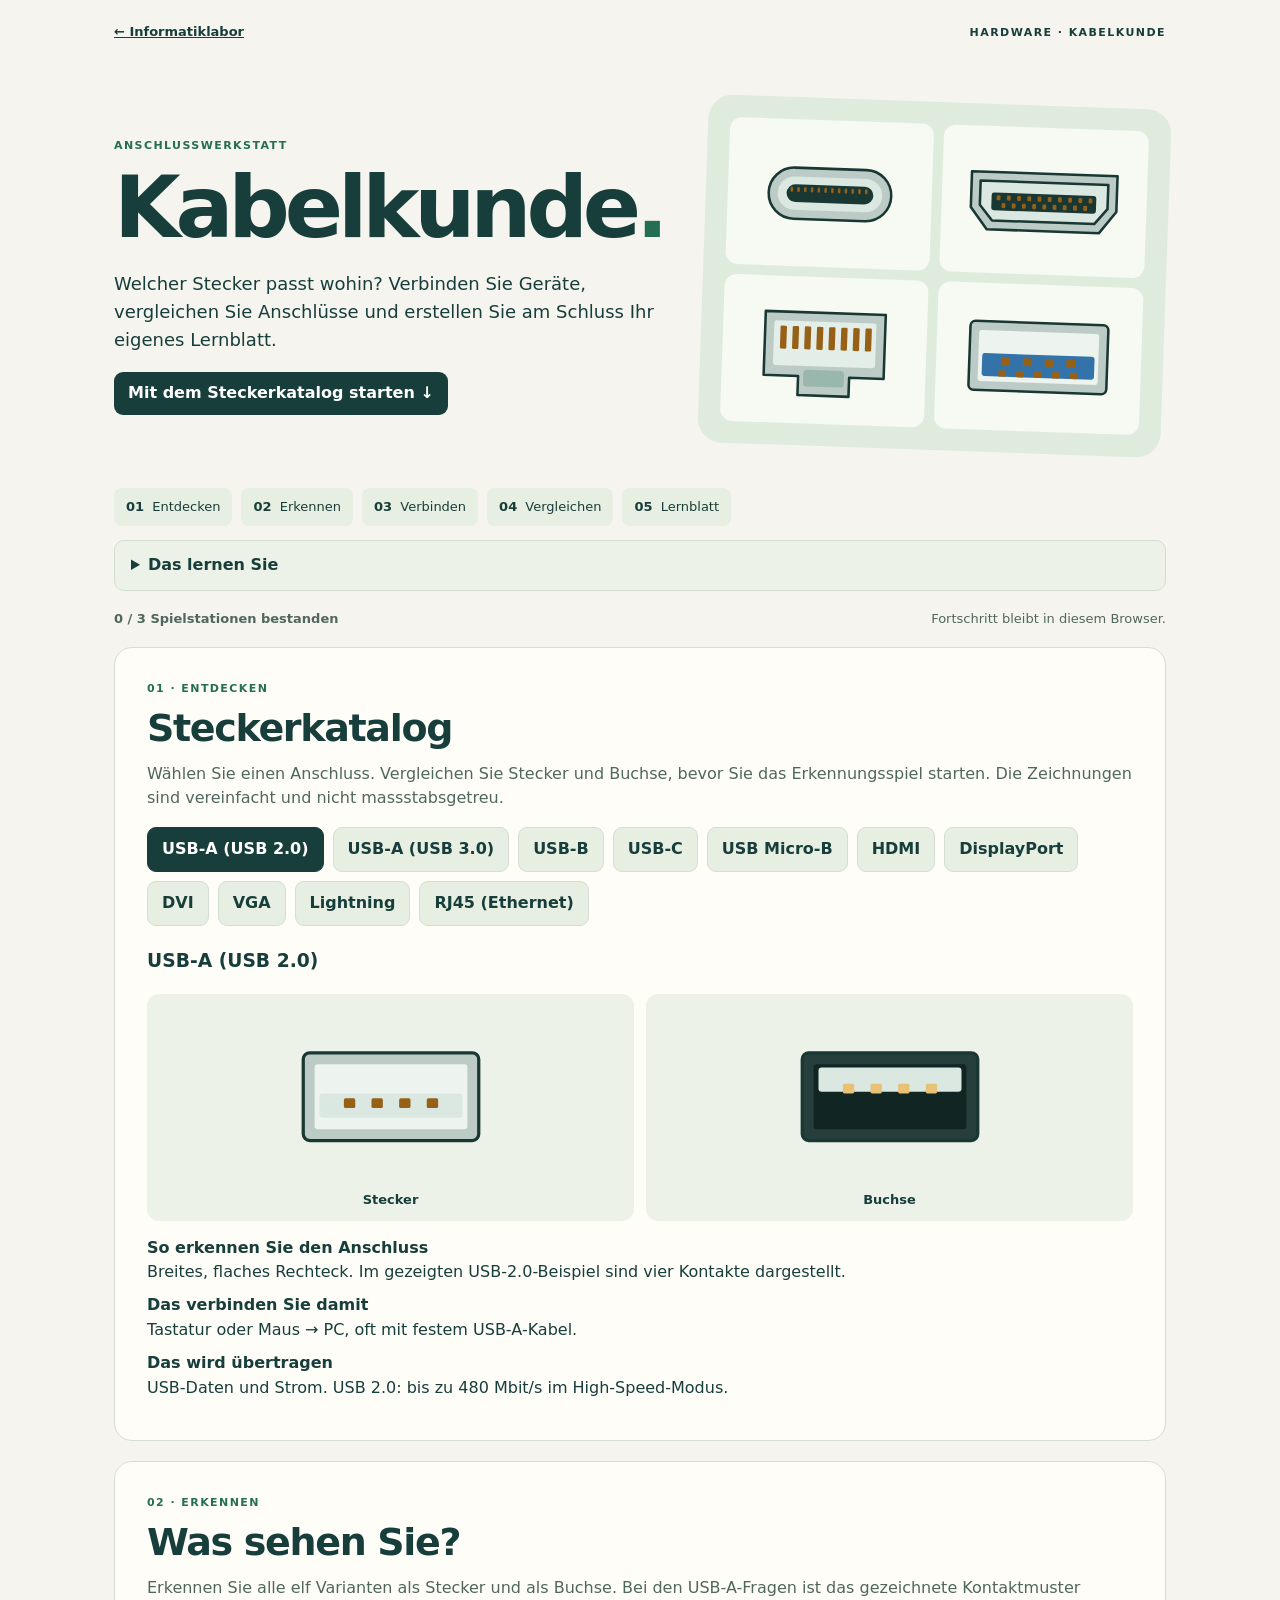
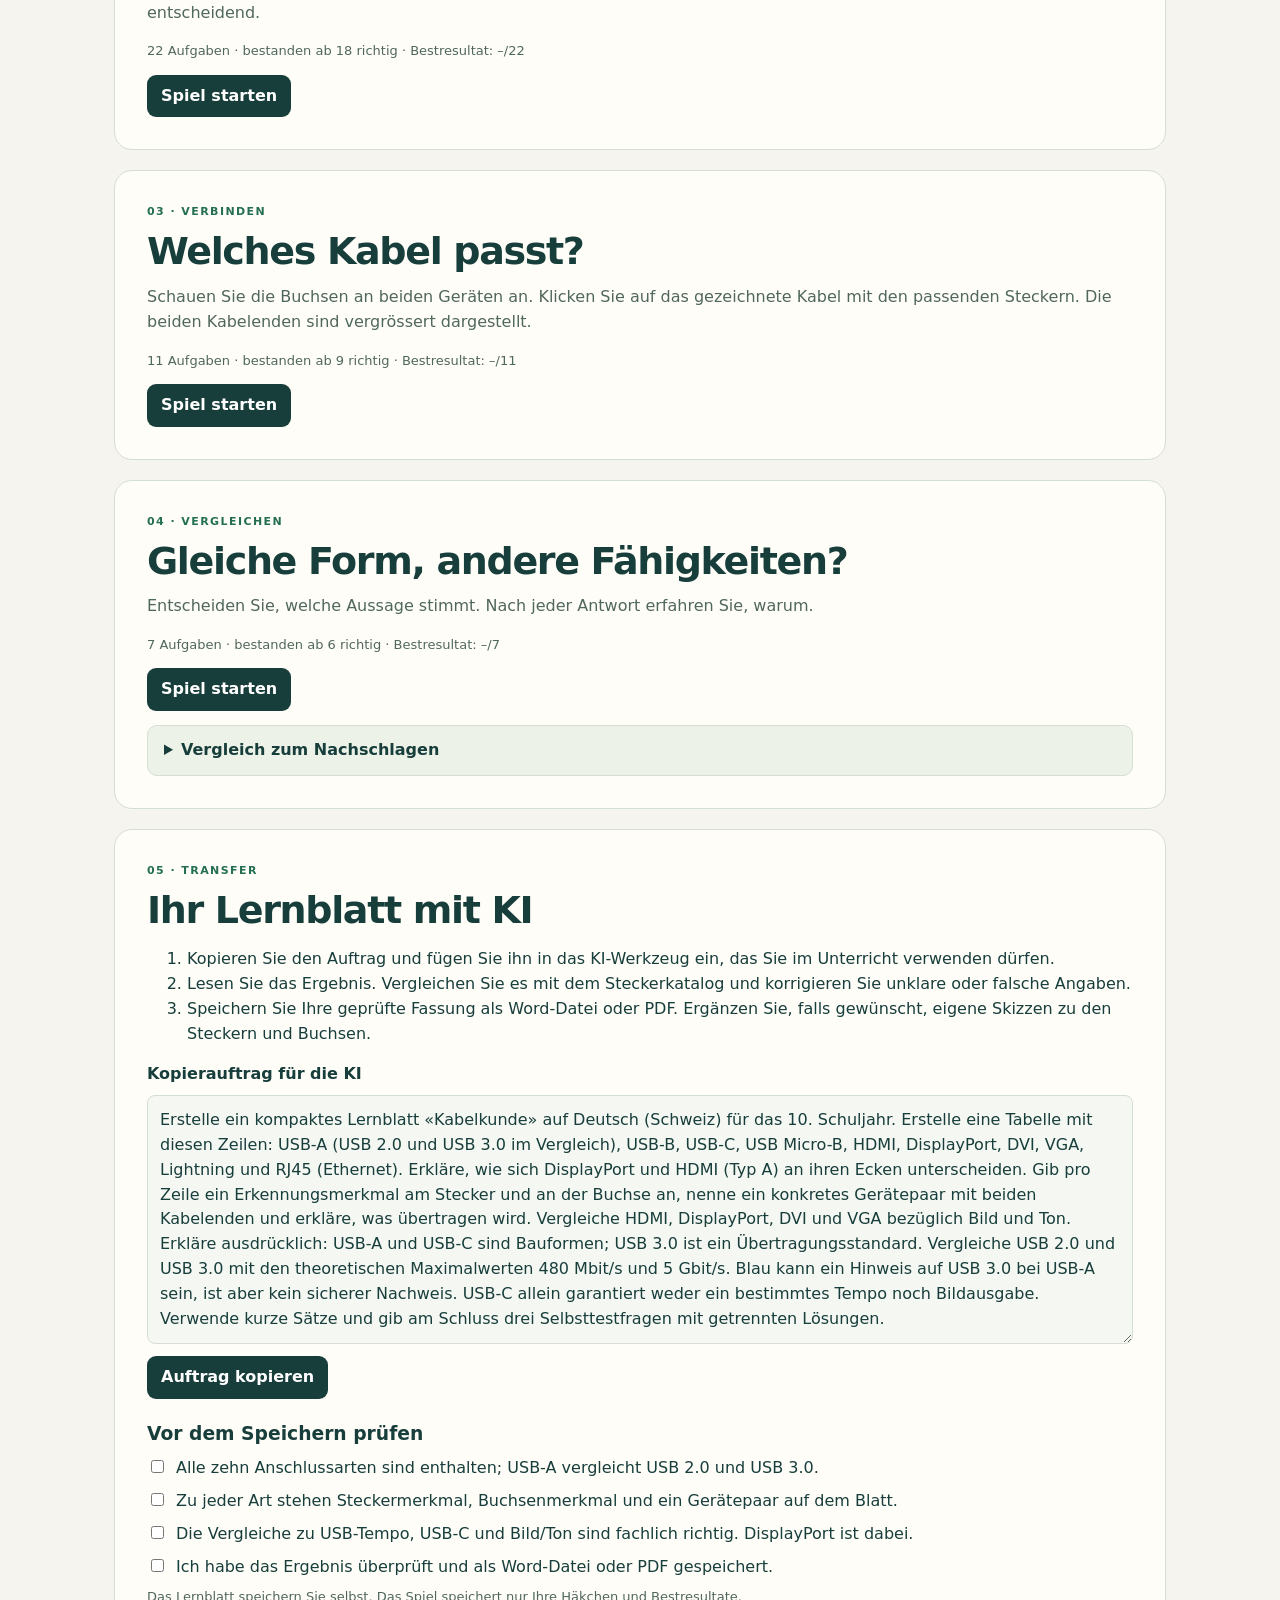
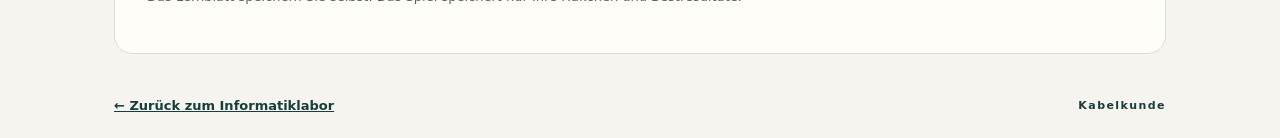
<file: itlab/kabelkunde/index.html>
<!doctype html><html lang="de-CH"><head><meta charset="utf-8"><meta name="viewport" content="width=device-width,initial-scale=1"><meta name="theme-color" content="#173e3b"><title>Kabelkunde · Informatiklabor</title><meta name="description" content="Stecker und Buchsen erkennen, Geräte verbinden und ein Lernblatt erstellen."><link rel="stylesheet" href="style.css?v=2"><script src="app.js?v=3" defer></script></head><body>
<a class="skip" href="#main">Zum Inhalt</a>
<header class="shell bar"><a class="brand" href="../">← Informatiklabor</a><span>HARDWARE · KABELKUNDE</span></header>
<main class="shell" id="main">
<section class="hero"><div><p class="eyebrow">ANSCHLUSSWERKSTATT</p><h1>Kabelkunde<span>.</span></h1><p class="lead">Welcher Stecker passt wohin? Verbinden Sie Geräte, vergleichen Sie Anschlüsse und erstellen Sie am Schluss Ihr eigenes Lernblatt.</p><a class="btn" href="#entdecken">Mit dem Steckerkatalog starten ↓</a></div><div class="hero-art" id="hero-art" aria-hidden="true"></div></section>
<nav aria-label="Lernstationen" class="steps"><a href="#entdecken"><b>01</b> Entdecken</a><a href="#erkennen"><b>02</b> Erkennen</a><a href="#verbinden"><b>03</b> Verbinden</a><a href="#vergleichen"><b>04</b> Vergleichen</a><a href="#lernblatt"><b>05</b> Lernblatt</a></nav>
<details class="goals"><summary>Das lernen Sie</summary><ul><li>Ich erkenne Stecker und Buchsen an ihrer Form und ihren Kontakten.</li><li>Ich wähle ein passendes Kabel für zwei Geräte und erkläre, was es überträgt.</li><li>Ich vergleiche ähnliche Anschlüsse: USB-Form und USB-Tempo sowie Bild und Ton bei HDMI, DisplayPort, DVI und VGA.</li></ul></details><div class="status"><b id="progress">0 / 3 Spielstationen bestanden</b><span id="save" role="status">Fortschritt bleibt in diesem Browser.</span></div>
<section id="entdecken" class="station"><p class="eyebrow">01 · ENTDECKEN</p><h2>Steckerkatalog</h2><p>Wählen Sie einen Anschluss. Vergleichen Sie Stecker und Buchse, bevor Sie das Erkennungsspiel starten. Die Zeichnungen sind vereinfacht und nicht massstabsgetreu.</p><div id="catalog-buttons" class="choices" role="group" aria-label="Anschluss auswählen"></div><div id="catalog" class="catalog" aria-live="polite"></div></section>
<section id="erkennen" class="station"><p class="eyebrow">02 · ERKENNEN</p><h2>Was sehen Sie?</h2><p>Erkennen Sie alle elf Varianten als Stecker und als Buchse. Bei den USB-A-Fragen ist das gezeichnete Kontaktmuster entscheidend.</p><div id="recognition"></div></section>
<section id="verbinden" class="station"><p class="eyebrow">03 · VERBINDEN</p><h2>Welches Kabel passt?</h2><p>Schauen Sie die Buchsen an beiden Geräten an. Klicken Sie auf das gezeichnete Kabel mit den passenden Steckern. Die beiden Kabelenden sind vergrössert dargestellt.</p><div id="connections"></div></section>
<section id="vergleichen" class="station"><p class="eyebrow">04 · VERGLEICHEN</p><h2>Gleiche Form, andere Fähigkeiten?</h2><p>Entscheiden Sie, welche Aussage stimmt. Nach jeder Antwort erfahren Sie, warum.</p><div id="comparison"></div><details class="reference"><summary>Vergleich zum Nachschlagen</summary><table><caption>Bild und Ton bei den gezeigten Anschlüssen</caption><thead><tr><th scope="col">Anschluss</th><th scope="col">Bild</th><th scope="col">Ton</th><th scope="col">Typischer Einsatz</th></tr></thead><tbody><tr><th scope="row">HDMI</th><td>Digital</td><td>Ja</td><td>PC und TV mit einem Kabel verbinden.</td></tr><tr><th scope="row">DisplayPort</th><td>Digital</td><td>Ja</td><td>PC und Monitor mit einem Kabel verbinden.</td></tr><tr><th scope="row">DVI</th><td>Digital (gezeigte Variante)</td><td>Nein¹</td><td>Älteren Monitor digital anschliessen.</td></tr><tr><th scope="row">VGA</th><td>Analog</td><td>Nein</td><td>Älteren Beamer anschliessen; bei Bedarf Ton separat verbinden.</td></tr></tbody></table><p class="subtle">¹ Ton ist nicht Teil des DVI-Standards.</p><p><b>USB 2.0:</b> bis 480 Mbit/s. <b>USB 3.0:</b> bis 5 Gbit/s. Das sind theoretische Höchstwerte. Eine USB-A- oder USB-C-Bauform allein verrät das Tempo nicht.</p><p class="subtle">Zum Vertiefen: <a href="https://usb.org/usb-type-cr-cable-and-connector-specification">USB-IF: USB-C-Stecker und -Buchsen</a></p></details></section>
<section id="lernblatt" class="station"><p class="eyebrow">05 · TRANSFER</p><h2>Ihr Lernblatt mit KI</h2><ol><li>Kopieren Sie den Auftrag und fügen Sie ihn in das KI-Werkzeug ein, das Sie im Unterricht verwenden dürfen.</li><li>Lesen Sie das Ergebnis. Vergleichen Sie es mit dem Steckerkatalog und korrigieren Sie unklare oder falsche Angaben.</li><li>Speichern Sie Ihre geprüfte Fassung als Word-Datei oder PDF. Ergänzen Sie, falls gewünscht, eigene Skizzen zu den Steckern und Buchsen.</li></ol>
<label for="prompt"><b>Kopierauftrag für die KI</b></label><textarea id="prompt" readonly rows="9">Erstelle ein kompaktes Lernblatt «Kabelkunde» auf Deutsch (Schweiz) für das 10. Schuljahr. Erstelle eine Tabelle mit diesen Zeilen: USB-A (USB 2.0 und USB 3.0 im Vergleich), USB-B, USB-C, USB Micro-B, HDMI, DisplayPort, DVI, VGA, Lightning und RJ45 (Ethernet). Erkläre, wie sich DisplayPort und HDMI (Typ A) an ihren Ecken unterscheiden. Gib pro Zeile ein Erkennungsmerkmal am Stecker und an der Buchse an, nenne ein konkretes Gerätepaar mit beiden Kabelenden und erkläre, was übertragen wird. Vergleiche HDMI, DisplayPort, DVI und VGA bezüglich Bild und Ton. Erkläre ausdrücklich: USB-A und USB-C sind Bauformen; USB 3.0 ist ein Übertragungsstandard. Vergleiche USB 2.0 und USB 3.0 mit den theoretischen Maximalwerten 480 Mbit/s und 5 Gbit/s. Blau kann ein Hinweis auf USB 3.0 bei USB-A sein, ist aber kein sicherer Nachweis. USB-C allein garantiert weder ein bestimmtes Tempo noch Bildausgabe. Verwende kurze Sätze und gib am Schluss drei Selbsttestfragen mit getrennten Lösungen.</textarea><div class="row"><button id="copy" type="button" class="btn">Auftrag kopieren</button><span id="copy-status" role="status"></span></div>
<h3>Vor dem Speichern prüfen</h3><div id="checklist"></div><p class="subtle">Das Lernblatt speichern Sie selbst. Das Spiel speichert nur Ihre Häkchen und Bestresultate.</p></section>
</main><footer class="shell bar"><a href="../">← Zurück zum Informatiklabor</a><span>Kabelkunde</span></footer></body></html>
</file>
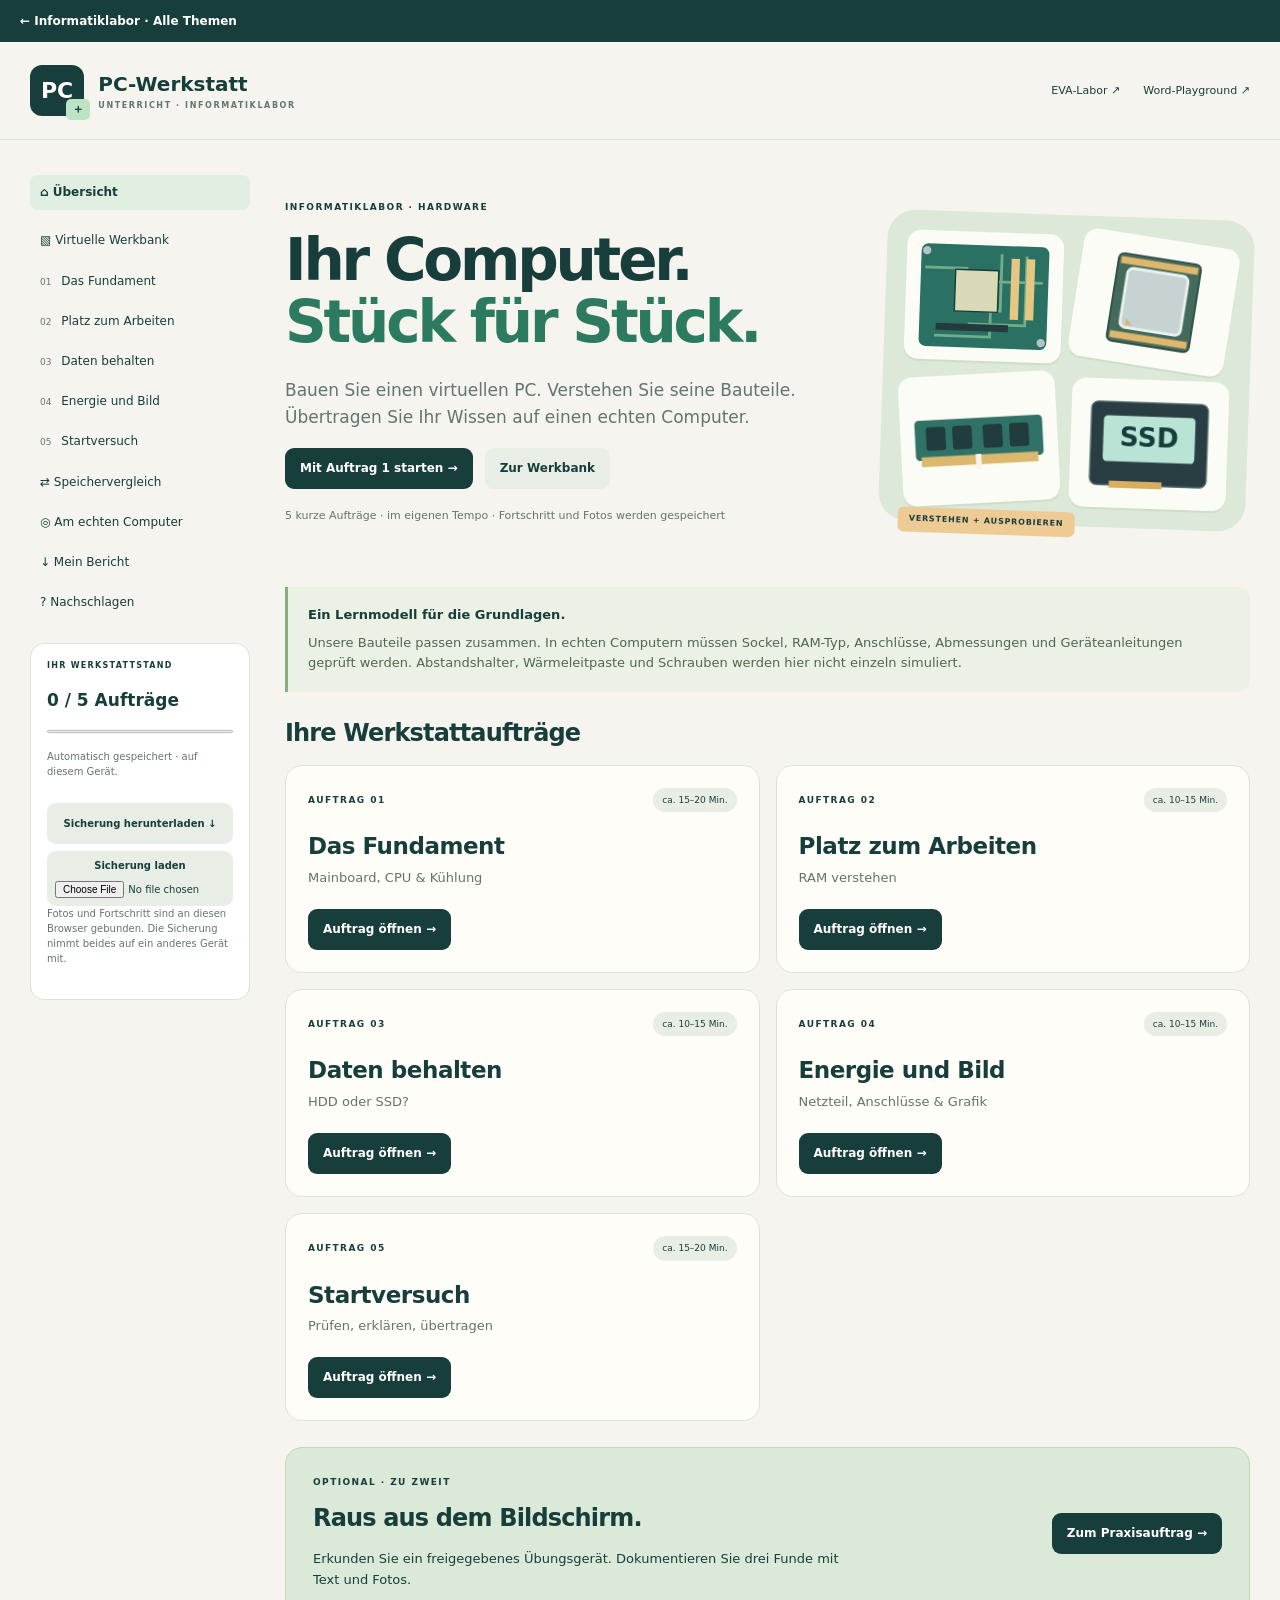
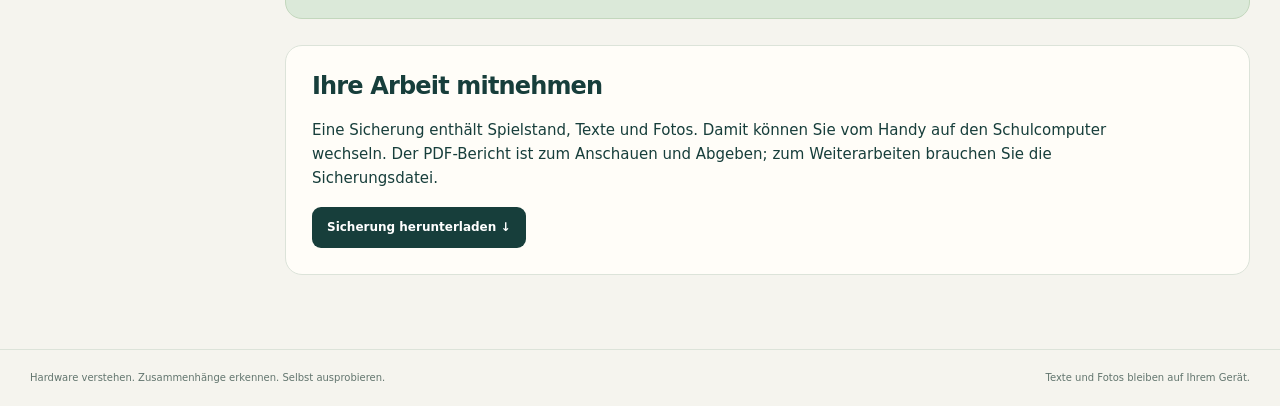
<file: itlab/komponenten/index.html>
<!doctype html><html lang="de-CH"><head><meta charset="utf-8"><meta name="viewport" content="width=device-width,initial-scale=1"><meta name="theme-color" content="#173e3b"><title>PC-Werkstatt · Informatiklabor</title><meta name="description" content="Einen Computer virtuell zusammenbauen, Hardware verstehen und die Arbeit am echten PC dokumentieren."><link rel="stylesheet" href="style.css?v=1"><script src="engine.js?v=1" defer></script><script src="drawing.js?v=1" defer></script><script src="storage.js?v=1" defer></script><script src="pdf.js?v=1" defer></script><script src="app.js?v=1" defer></script></head><body><div role="navigation" aria-label="Themenübersicht" style="display:block;background:#173e3b;color:#fff;padding:9px 20px;font:600 12px/1.5 system-ui,sans-serif"><a href="/itlab/" style="color:#fff;text-decoration:none;display:inline-block;padding:3px 0">← Informatiklabor · Alle Themen</a></div><a class="skip" href="#main">Zum Inhalt</a><header><a class="brand" href="#"><span class="logo">PC<span>＋</span></span><span>PC-Werkstatt<small>UNTERRICHT · INFORMATIKLABOR</small></span></a><div class="header-links"><a href="/itlab/eva/">EVA-Labor ↗</a><a href="/ict/word/playground/">Word-Playground ↗</a></div></header><div class="layout"><aside><nav id="nav" aria-label="Werkstattbereiche"></nav><div class="save-card"><span class="eyebrow">IHR WERKSTATTSTAND</span><b id="progress-label">0 / 5 Aufträge</b><progress id="progress" max="5" value="0"></progress><p id="save-status" role="status">Wird geladen …</p><button class="secondary" data-action="export">Sicherung herunterladen ↓</button><label class="file-label">Sicherung laden<input id="import" type="file" accept="application/json,.json"></label><p class="tiny">Fotos und Fortschritt sind an diesen Browser gebunden. Die Sicherung nimmt beides auf ein anderes Gerät mit.</p></div></aside><main id="main" tabindex="-1"><p>Ihre Werkstatt wird geladen …</p></main></div><footer><span>Hardware verstehen. Zusammenhänge erkennen. Selbst ausprobieren.</span><span>Texte und Fotos bleiben auf Ihrem Gerät.</span></footer><dialog id="modal"><div class="modal-head"><h2 id="modal-title"></h2><button class="secondary" data-action="close">Schliessen ×</button></div><div id="modal-body"></div></dialog><div id="toast" role="status" hidden></div></body></html>
</file>
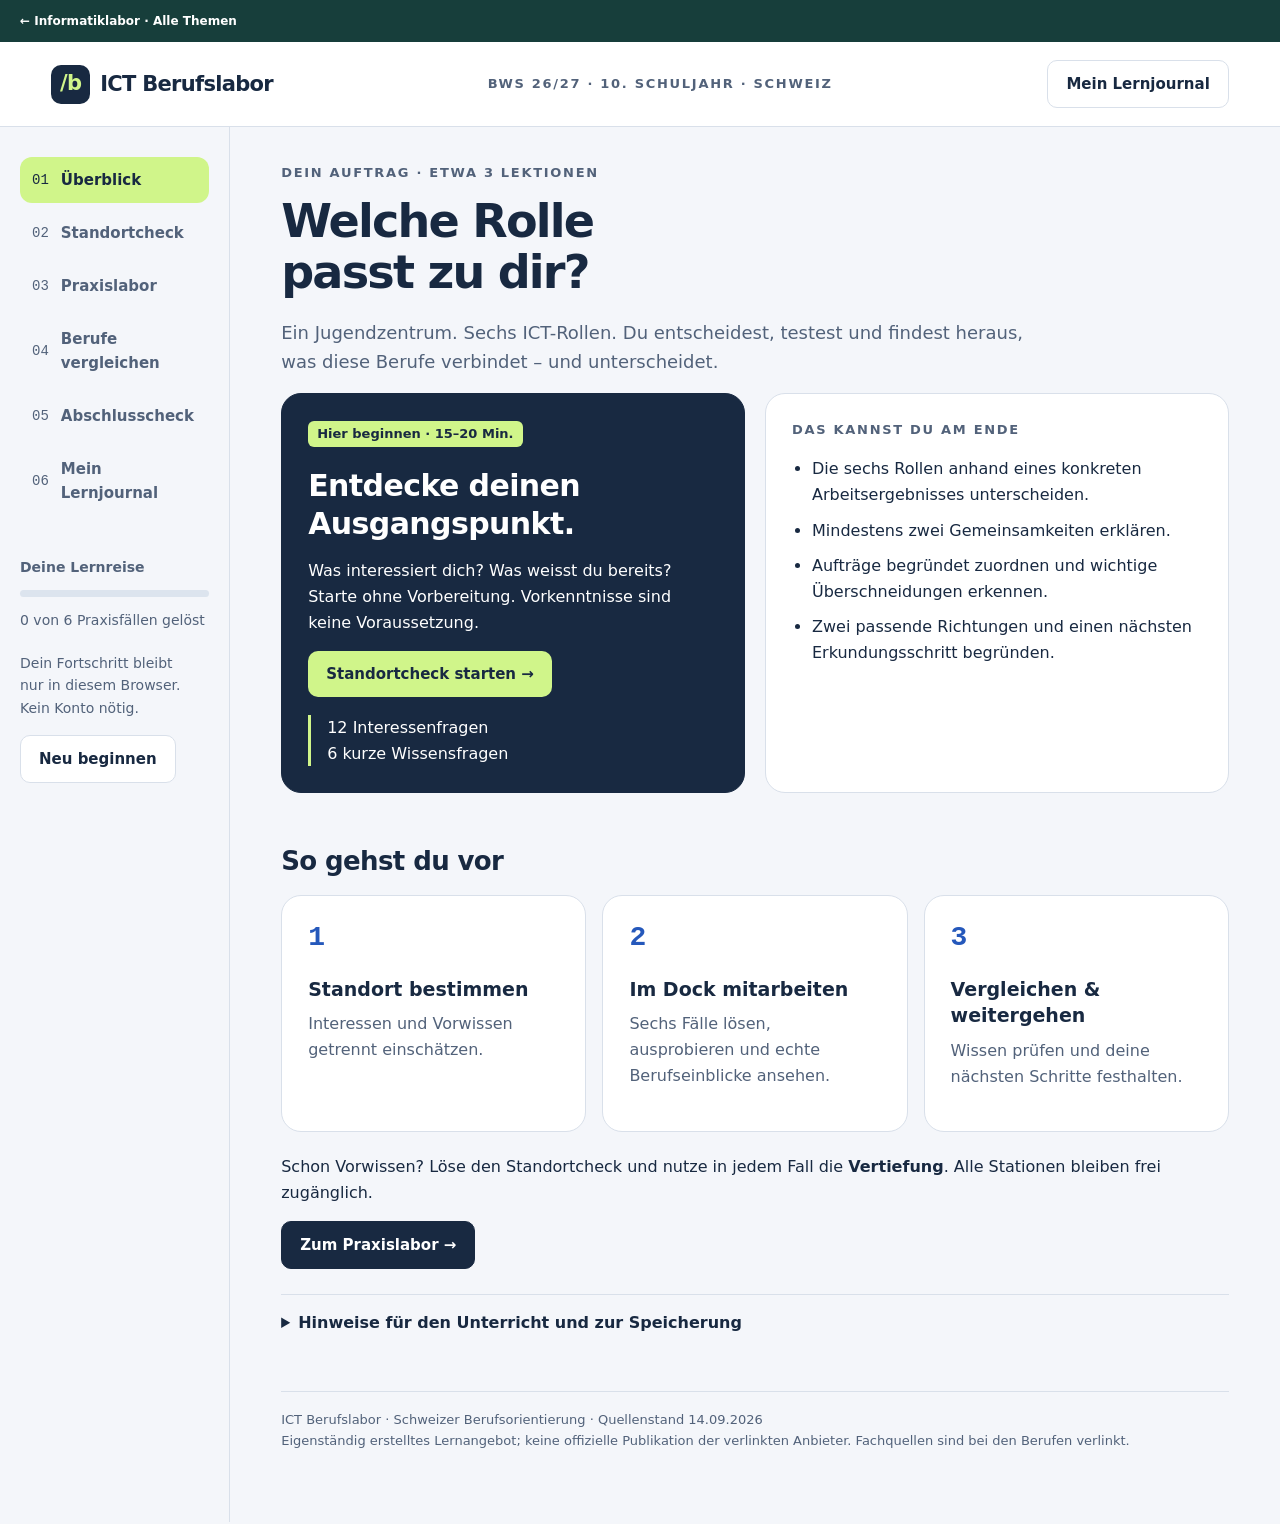
<file: itlab/lehrberufe/index.html>
<!doctype html>
<html lang="de-CH"><head><meta charset="utf-8"><meta name="viewport" content="width=device-width,initial-scale=1"><meta name="description" content="Entdecke Schweizer ICT-Lehrberufe mit Interessencheck, Praxisfällen, Videos und Lernkontrollen. Für das 10. Schuljahr."><title>ICT Berufslabor · Deine Lernreise</title><link rel="icon" href="data:image/svg+xml,%3Csvg xmlns='http://www.w3.org/2000/svg' viewBox='0 0 40 40'%3E%3Crect width='40' height='40' rx='10' fill='%23182941'/%3E%3Ctext x='5' y='28' font-size='23' fill='%23c6f36b'%3E/b%3C/text%3E%3C/svg%3E"><style>
:root{--ink:#182941;--muted:#52627a;--paper:#f4f6fa;--line:#d9e0ea;--lime:#d0f58a;--blue:#2558bb;--white:#fff;--radius:20px}*{box-sizing:border-box}body{margin:0;background:var(--paper);color:var(--ink);font:16px/1.6 system-ui,-apple-system,BlinkMacSystemFont,"Segoe UI",sans-serif}button,input,select,textarea{font:inherit}button,a,input,select,textarea{touch-action:manipulation}button{cursor:pointer}a{color:var(--blue);text-underline-offset:4px}button:focus-visible,a:focus-visible,input:focus-visible,select:focus-visible,textarea:focus-visible{outline:3px solid #b15200;outline-offset:4px}button:disabled{cursor:default;opacity:.5}.skip{position:absolute;top:-80px}.skip:focus{top:8px;background:white;padding:10px;z-index:10}header{background:var(--white);border-bottom:1px solid var(--line);padding:18px 4vw;display:flex;align-items:center;gap:24px;justify-content:space-between}.brand{font-weight:850;font-size:21px;color:var(--ink);text-decoration:none;letter-spacing:-.7px}.brand span{display:inline-grid;place-items:center;background:var(--ink);color:var(--lime);border-radius:10px;width:39px;height:39px;margin-right:10px}.eyebrow{font-size:13px;text-transform:uppercase;letter-spacing:1.7px;font-weight:750;color:var(--muted)}.shell{display:grid;grid-template-columns:230px minmax(0,1fr);max-width:1500px;margin:auto}aside{padding:30px 20px;border-right:1px solid var(--line)}nav{display:grid;gap:7px}nav a{display:flex;gap:12px;align-items:center;text-decoration:none;color:var(--muted);border-radius:12px;padding:11px 12px;font-size:15px;font-weight:650}nav a.active{color:var(--ink);background:var(--lime)}nav a:hover{background:#e4eaf3}nav b{font:14px monospace}main{padding:36px clamp(20px,4vw,64px) 70px;min-width:0}h1{font-size:clamp(30px,3.6vw,49px);line-height:1.12;letter-spacing:-1.8px;margin:12px 0 20px}h2{font-size:26px;line-height:1.25;letter-spacing:-.6px;margin:0 0 16px}h3{font-size:19px;line-height:1.4;margin:0 0 9px}p{margin:0 0 16px}.intro{max-width:750px;color:var(--muted);font-size:18px}.row{display:flex;gap:12px;align-items:center;flex-wrap:wrap}.between{justify-content:space-between}.grid{display:grid;grid-template-columns:repeat(2,minmax(0,1fr));gap:20px}.cards{display:grid;grid-template-columns:repeat(3,minmax(0,1fr));gap:16px}.panel{background:white;border:1px solid var(--line);border-radius:var(--radius);padding:26px;margin-bottom:22px}.dark{background:var(--ink);color:white;border-color:var(--ink)}.dark .eyebrow,.dark .muted{color:#c4d0e2}.dark h2{font-size:30px}.dark a{color:var(--lime)}.btn{border:1px solid var(--line);background:white;color:var(--ink);border-radius:10px;padding:11px 18px;font-weight:700;text-decoration:none;display:inline-block;font-size:15px}.btn.primary{background:var(--ink);color:white;border-color:var(--ink)}.dark .btn.primary{background:var(--lime);color:var(--ink);border:0}.btn:hover{filter:brightness(.95)}.muted{color:var(--muted)}.small{font-size:14px}.tag{display:inline-block;background:#ecf1f8;border-radius:6px;padding:3px 9px;font-size:13px;font-weight:700}.dark .tag{color:var(--ink);background:var(--lime)}.badge{font:700 28px monospace;letter-spacing:-2px;margin-bottom:23px;color:var(--blue)}.card{display:flex;flex-direction:column;align-items:start}.card p{flex:1}.card h3{min-height:52px}.card .btn{margin-top:10px}.progress{height:7px;background:#dce4ee;border-radius:7px;overflow:hidden;margin:12px 0}.progress i{height:100%;display:block;background:var(--blue)}.asidefoot{margin-top:40px;font-size:14px;color:var(--muted)}.goals{padding-left:20px}.goals li{margin:10px 0}.question{padding:22px 0;border-bottom:1px solid var(--line)}.question:last-child{border-bottom:0}.question legend{font-weight:750;margin-bottom:12px}.question fieldset{border:0;padding:0;margin:0;min-width:0}.options{display:grid;gap:9px}.option{display:flex;gap:11px;align-items:start;border:1px solid var(--line);border-radius:10px;padding:13px;background:#fff;cursor:pointer}.option:has(input:checked){background:#edf3ff;border-color:var(--blue)}input[type=radio],input[type=checkbox]{width:19px;height:19px;accent-color:var(--blue);flex-shrink:0;margin-top:4px}.feedback{padding:15px 18px;border-radius:10px;margin-top:13px;background:#edf3ff;border-left:4px solid var(--blue)}.feedback.good{background:#eff8e4;border-color:#518120}.feedback.bad{background:#fff0e4;border-color:#b56224}textarea,select,input[type=number]{border:1px solid #a8b6ca;border-radius:9px;padding:10px;background:white;color:var(--ink);max-width:100%}textarea{width:100%;min-height:110px;resize:vertical;margin:8px 0}label.block{display:block;margin-top:14px;font-weight:650}.number{font-size:42px;font-weight:800;line-height:1.1}.stat{border-left:3px solid var(--lime);padding-left:16px;margin-top:18px}.tablewrap{overflow:auto}table{border-collapse:collapse;width:100%;font-size:15px}th,td{text-align:left;vertical-align:top;padding:13px;border-bottom:1px solid var(--line)}th{background:#edf1f7}details{border-top:1px solid var(--line);padding:15px 0}summary{cursor:pointer;font-weight:700}.lab{background:#edf2fa;border:1px solid #d3deee;border-radius:14px;padding:23px;margin:20px 0}.lab output{display:block;background:var(--ink);color:var(--lime);border-radius:9px;padding:18px;margin-top:18px;font-family:monospace;font-size:17px}.linklist{display:grid;gap:10px;margin:15px 0}.step{border-bottom:1px solid var(--line);padding:15px 0}.barlabel{display:flex;justify-content:space-between;gap:12px}.rating{display:flex;flex-wrap:wrap;gap:7px}.rating .option{font-size:14px;padding:10px}.notice{background:#e8eef8;border-radius:10px;padding:15px;margin:16px 0}.sectionhead{margin:30px 0 17px}iframe{width:100%;aspect-ratio:16/9;border:0;border-radius:12px}footer{font-size:13px;color:var(--muted);margin-top:40px;border-top:1px solid var(--line);padding-top:18px}#savehint{max-width:180px}.printonly{display:none}@media(max-width:1050px){.cards{grid-template-columns:repeat(2,minmax(0,1fr))}.shell{grid-template-columns:190px minmax(0,1fr)}aside{padding:25px 10px}.grid{grid-template-columns:1fr}}@media(max-width:700px){header{padding:13px 18px}header .eyebrow{display:none}.shell{display:block}aside{border-right:0;border-bottom:1px solid var(--line);padding:12px}nav{display:flex;overflow:auto}nav a{white-space:nowrap;padding:9px;font-size:14px}nav b{display:none}.asidefoot{display:none}main{padding:24px 18px}.cards{grid-template-columns:1fr}.panel{padding:20px}h1{letter-spacing:-1px}.card h3{min-height:0}.rating{display:grid;grid-template-columns:1fr 1fr}}@media print{header,aside,.noprint,footer{display:none!important}.shell{display:block}main{padding:0}.panel{break-inside:avoid}.printonly{display:block}body{background:white;font-size:12px}h1{font-size:30px}h2{font-size:22px}}
</style></head><body><div role="navigation" aria-label="Themenübersicht" style="display:block;background:#173e3b;color:#fff;padding:9px 20px;font:600 12px/1.5 system-ui,sans-serif"><a href="/itlab/" style="color:#fff;text-decoration:none;display:inline-block;padding:3px 0">← Informatiklabor · Alle Themen</a></div><a class="skip" href="#main">Zum Inhalt</a><header><a class="brand" href="#start"><span>/b</span>ICT Berufslabor</a><div class="eyebrow">BWS 26/27 · 10. Schuljahr · Schweiz</div><a href="#dossier" class="btn">Mein Lernjournal</a></header><div class="shell"><aside><nav aria-label="Lernreise" id="nav"></nav><div class="asidefoot"><b>Deine Lernreise</b><div class="progress"><i id="totalbar"></i></div><span id="totaltext"></span><p style="margin-top:20px" id="savehint">Dein Fortschritt bleibt nur in diesem Browser. Kein Konto nötig.</p><button class="btn" id="reset">Neu beginnen</button></div></aside><main id="main" tabindex="-1"></main></div><script>
'use strict';
const KEY='ict-berufslabor-v1';let S={interests:{},answers:{},notes:{},visits:[],finalDone:false};try{const x=JSON.parse(localStorage.getItem(KEY));if(x&&x.interests&&x.answers&&x.notes&&Array.isArray(x.visits))S=x}catch(e){}let storageOK=true;
const jobs=[
{id:'media',code:'01',name:'Mediamatiker/in EFZ',short:'Mediamatik',years:4,slug:'mediamatiker-in-efz',title:'Mach die Eröffnung sichtbar.',focus:'Inhalte, Gestaltung & Kommunikation',result:'Ein kurzes Video und eine verständliche Veranstaltungsseite.',about:'Du verbindest Gestaltung, Kommunikation und Technik: etwa Videos planen und schneiden, Webseiten pflegen und Inhalte für eine Zielgruppe aufbereiten. Marketing und Projektorganisation gehören dazu.',boundary:'Gemeinsam mit der Applikationsentwicklung arbeitest du an digitalen Angeboten. Dein Schwerpunkt liegt auf verständlichen Inhalten und Gestaltung; die Applikationsentwicklung programmiert beispielsweise die Buchungslogik.',interest:['Ich möchte aus Bildern, Text und Ton eine verständliche Geschichte machen.','Ich möchte herausfinden, welche Gestaltung eine bestimmte Zielgruppe anspricht.'],case:'Das Jugendzentrum «Dock» eröffnet in drei Wochen. Jugendliche sehen die bisherigen Plakate, wissen aber nicht, was sie vor Ort machen können. Dein Auftrag: einen 20-Sekunden-Clip für 14- bis 18-Jährige planen.',artifact:'Briefing: Smartphone · auch ohne Ton verständlich · Datum und Ort müssen erkennbar sein · Budget CHF 150.',q:[['Welcher Entwurf erfüllt den Auftrag am besten?',['Eine lange Begrüssungsrede ohne Untertitel.','Kurze Szenen von Angeboten, Untertitel und ein klarer Hinweis auf Datum und Ort.','Nur ein schönes Logo ohne weitere Angaben.'],1,'Der Clip zeigt den Nutzen für die Zielgruppe und funktioniert ohne Ton. Gestaltung muss zum Kommunikationsziel passen.'],['Im Clip ist eine Besucherin gut erkennbar. Was gehört vor die Veröffentlichung?',['Die Zustimmung zur Verwendung der Aufnahme klären und auch Musikrechte prüfen.','Einfach hochladen, weil das Jugendzentrum gemeinnützig ist.','Nur die Bildqualität prüfen.'],0,'Bild- und Nutzungsrechte gehören zur Medienproduktion. Technische Qualität allein genügt nicht.']],challenge:'Ein Clip wird oft angesehen, aber kaum jemand meldet sich an. Nenne zwei mögliche Ursachen und einen Test.',model:'Zum Beispiel: Der Anmeldelink ist schwer zu finden oder das Angebot wird unklar erklärt. Zwei Varianten mit klarer Handlungsaufforderung vergleichen und nicht nur Aufrufe, sondern Anmeldungen beobachten.'},
{id:'business',code:'02',name:'Entwickler/in digitales Business EFZ',short:'Digitales Business',years:4,slug:'entwickler-in-digitales-business-efz',title:'Mach aus Chaos einen Ablauf.',focus:'Prozesse, Daten & Zusammenarbeit',result:'Ein verbesserter Buchungsablauf mit messbarem Nutzen.',about:'Du untersuchst Abläufe und Daten, sammelst Bedürfnisse und entwickelst Verbesserungsvorschläge. Du koordinierst die Umsetzung digitaler Lösungen und prüfst, ob sie im Alltag helfen.',boundary:'Wie die Applikationsentwicklung arbeitest du an digitalen Lösungen. Du klärst vor allem, welches Problem gelöst werden soll und welchen Nutzen die Lösung bringt. Programmieren ist nicht der Hauptschwerpunkt; technische Werkzeuge können trotzdem dazugehören.',interest:['Ich möchte herausfinden, warum ein Ablauf unnötig lange dauert.','Ich möchte Menschen befragen und mit Daten eine Verbesserung begründen.'],case:'Raumbuchungen kommen per E-Mail, Telefon und Zettel. Die Leitung überträgt sie in eine Liste. Oft fehlen Angaben. Du sollst den Prozess verbessern, bevor das Team eine neue App entwickelt.',artifact:'Beobachtung in einer Woche: 40 Anfragen · 12 mit Rückfragen · 5 Minuten Aufwand je Rückfrage. Alle Zahlen sind für diesen Übungsfall erfunden.',q:[['Was tust du zuerst?',['Sofort eine App bestellen.','Alle Anfragen nur noch telefonisch akzeptieren.','Den Ablauf beobachten, Beteiligte befragen und häufig fehlende Angaben ermitteln.'],2,'Erst das Problem verstehen: Ein neues Werkzeug allein macht einen schlechten Ablauf nicht automatisch besser.'],['Ein neues Formular senkt die Rückfragen von 12 auf 4 pro Woche. Bei 5 Minuten je Rückfrage: Was ist eine sinnvolle Auswertung?',['Es spart 40 Minuten Rückfrageaufwand pro Woche; zusätzlich die Bedienbarkeit prüfen.','Es spart 60 Minuten, weil vorher 12 Rückfragen vorkamen.','Die Farbe des Formulars beweist den Erfolg.'],0,'8 vermiedene Rückfragen × 5 Minuten = 40 Minuten. Für eine Gesamtbewertung fehlen weitere Kosten und Rückmeldungen der Nutzenden.']],challenge:'Wen würdest du vor der Einführung befragen, und welche zwei Kennzahlen würdest du danach vergleichen?',model:'Etwa Jugendliche, Empfang und Leitung. Vorher/nachher: Rückfragen pro Buchung und Bearbeitungszeit. Auch Zufriedenheit und mögliche Hürden für Menschen ohne Smartphone beachten.'},
{id:'building',code:'03',name:'Gebäudeinformatiker/in EFZ',short:'Gebäudeinformatik',years:4,slug:'gebaeudeinformatiker-in-efz',title:'Bring dem Gebäude Regeln bei.',focus:'Gebäudesysteme & Vernetzung',result:'Eine getestete Steuerung für Licht und Lüftung.',about:'Du planst und vernetzt Systeme im Gebäude. Je nach Fachrichtung stehen Gebäudeautomation, Kommunikation und Multimedia oder Planung im Zentrum. Dazu gehören Konfiguration, Tests und Dokumentation.',boundary:'Mit der Plattformentwicklung teilst du Netzwerkthemen. Hier stehen Gebäudefunktionen wie Licht, Lüftung und Multimedia im Mittelpunkt. Die drei Fachrichtungen unterscheiden sich; unser Fall zeigt Gebäudeautomation.',interest:['Ich möchte verstehen, wie Sensoren, Licht und Lüftung zusammenarbeiten.','Ich möchte technische Systeme vor Ort einstellen und systematisch testen.'],case:'Im Workshopraum brennt das Licht auch tagsüber ohne Bedarf. Im neuen System meldet ein Sensor, ob jemand da ist und ob es dunkel ist. Deine Aufgabe: eine passende Lichtregel testen.',artifact:'Vereinfachtes Modell: Licht soll nur dann an sein, wenn jemand im Raum ist UND es dunkel ist. In echten Anlagen kommen etwa Zeitverzögerungen und manuelle Bedienung dazu.',q:[['Der Raum ist leer und dunkel. Was muss die Regel bewirken?',['Licht an, weil es dunkel ist.','Licht aus, weil niemand anwesend ist.','Die Buchungs-App löschen.'],1,'Bei UND müssen beide Bedingungen erfüllt sein. Die Anwesenheit fehlt.'],['Welche Prüfung ist vor der Übergabe besonders sinnvoll?',['Nur testen, ob das Licht einmal angeht.','Die Farbe des Sensors beurteilen.','Alle vier Kombinationen von Anwesenheit und Helligkeit testen und dokumentieren.'],2,'Eine systematische Prüfung untersucht auch Fälle, in denen das Licht aus bleiben muss.']],challenge:'Warum genügt unser Modell für einen echten Workshopraum noch nicht? Nenne zwei Ergänzungen.',model:'Zum Beispiel eine Nachlaufzeit, damit das Licht bei wenig Bewegung nicht sofort ausgeht, sowie manuelle Bedienung und ein definiertes Verhalten bei Sensorausfall. Anforderungen mit der Kundschaft klären.'},
{id:'app',code:'04',name:'Informatiker/in EFZ · Applikationsentwicklung',short:'Applikationsentwicklung',years:4,slug:'informatiker-in-efz',title:'Baue die Buchungsfunktion.',focus:'Software, Logik & Tests',result:'Eine funktionierende und geprüfte Buchungsfunktion.',about:'Du entwickelst Software: Anforderungen verstehen, Lösungen entwerfen, programmieren und testen. Auch Pflege, Dokumentation und die Zusammenarbeit mit Nutzenden und anderen Fachpersonen gehören dazu.',boundary:'Beide Informatik-Fachrichtungen brauchen Logik, technische Grundlagen und Teamarbeit. Hier liegt der Schwerpunkt auf Softwarefunktionen. Plattformentwicklung sorgt schwerpunktmässig für die technische Betriebsumgebung.',interest:['Ich möchte eine Idee in eine funktionierende App umsetzen.','Ich möchte einen Fehler in einer Schritt-für-Schritt-Logik aufspüren.'],case:'Für einen Workshop gibt es 12 Plätze. Die Buchungsfunktion darf eine Anmeldung nur annehmen, wenn noch ein Platz frei ist. Du untersuchst eine fehlerhafte Regel.',artifact:'Fehlerhafter Entwurf: «Wenn gebuchte Plätze kleiner ODER GLEICH 12 sind, nimm eine weitere Buchung an.»',q:[['Bei welchem Stand zeigt sich der Fehler?',['Bei 0 Buchungen.','Bei 11 Buchungen.','Bei genau 12 Buchungen: Eine 13. wird zugelassen.'],2,'Kleiner oder gleich lässt auch den bereits vollen Workshop durch. Für eine weitere Buchung muss die Zahl kleiner als 12 sein.'],['Welche Testreihe prüft die Grenze am sinnvollsten?',['11, 12 und 13 bereits gebuchte Plätze.','Nur 1 bereits gebuchter Platz.','Nur prüfen, ob die Schaltfläche schön aussieht.'],0,'Grenzfälle zeigen, ob die Regel bei fast vollem, vollem und ungültig überfülltem Workshop korrekt reagiert.']],challenge:'Zwei Personen buchen den letzten Platz gleichzeitig. Weshalb genügt eine Prüfung im Browser nicht?',model:'Beide Browser könnten denselben alten Stand sehen. Der Server muss Prüfung und Buchung zuverlässig zusammen ausführen, damit der Platz nicht doppelt vergeben wird.'},
{id:'platform',code:'05',name:'Informatiker/in EFZ · Plattformentwicklung',short:'Plattformentwicklung',years:4,slug:'informatiker-in-efz',title:'Halte das Dock online.',focus:'Netzwerke, Server & Betrieb',result:'Eine verfügbare, abgesicherte Betriebsumgebung.',about:'Du baust und betreibst ICT-Infrastruktur wie Netzwerke, Server und Cloud-Dienste. Du automatisierst Abläufe, überwachst Systeme und arbeitest an Sicherheit und Verfügbarkeit.',boundary:'Mit ICT-Fachleuten teilst du Fehlersuche und den Umgang mit Geräten und Netzen. Dein Schwerpunkt liegt stärker auf Aufbau und Betrieb der Infrastruktur. Applikationsentwicklung programmiert vor allem die Software, die darauf läuft.',interest:['Ich möchte verstehen, wie Geräte, Netzwerke und Server zusammenspielen.','Ich möchte Systeme zuverlässig betreiben und wiederkehrende Aufgaben automatisieren.'],case:'Die Buchungs-App läuft auf einem Server. Bei dessen Ausfall können keine Buchungen erfolgen. Ausserdem darf das öffentliche Gäste-WLAN keinen Zugriff auf interne Verwaltungsdaten erhalten.',artifact:'Betriebsauftrag: Gästezugang trennen · Berechtigungen passend vergeben · Ausfälle erkennen · Wiederherstellung testen.',q:[['Wie schützt du die internen Systeme am sinnvollsten?',['Allen Gästen das Administrationspasswort geben.','Gäste- und internes Netz trennen und nur nötige Verbindungen zulassen.','Den WLAN-Namen länger machen.'],1,'Netztrennung und eingeschränkte Zugriffe reduzieren unerwünschte Verbindungen. Ein anderer Name allein schützt keine Daten.'],['Eine Sicherung wurde jede Nacht erstellt. Woran erkennst du, ob sie im Notfall hilft?',['Am schönen Dateinamen.','Daran, dass sie auf demselben defekten Datenträger liegt.','Durch eine kontrollierte Wiederherstellung und Prüfung der Daten.'],2,'Ein Backup ist erst dann belastbar, wenn die Wiederherstellung funktioniert. Verfügbarkeit und Datensicherung sind unterschiedliche Aufgaben.']],challenge:'Erkläre den Unterschied zwischen einer Ersatzinstanz und einem Backup mit einem Beispiel.',model:'Eine Ersatzinstanz kann den laufenden Betrieb bei einem Ausfall übernehmen. Ein Backup hilft, frühere Datenstände wiederherzustellen, etwa nach versehentlichem Löschen. Eine Ersatzinstanz kann die Löschung ebenfalls übernehmen und ersetzt kein Backup.'},
{id:'support',code:'06',name:'ICT-Fachmann/-frau EFZ',short:'ICT-Fachmann/-frau',years:3,slug:'ict-fachmann-frau-efz',title:'Hilf einem Menschen weiter.',focus:'Geräte, Support & Anwenderfragen',result:'Ein einsatzbereiter Arbeitsplatz und eine verständliche Anleitung.',about:'Du richtest Geräte und Anwendungen ein, unterstützt Anwenderinnen und Anwender und grenzt Störungen ein. Du erklärst Lösungen, dokumentierst Probleme und leitest komplexe Fälle an zuständige Fachpersonen weiter.',boundary:'Mit der Plattformentwicklung teilst du technische Grundlagen und Fehlersuche. Dein Schwerpunkt liegt näher am Arbeitsplatz und den Menschen, die ihn nutzen. Die dreijährige Lehre ist ein eigenständiger Beruf.',interest:['Ich möchte jemandem geduldig helfen, ein technisches Problem zu lösen.','Ich möchte Geräte einrichten und Schritt für Schritt die Ursache einer Störung finden.'],case:'Am Empfang sagt Sam: «Das Internet geht nicht.» Andere Mitarbeitende können normal arbeiten. Sam muss gleich die Teilnehmendenliste öffnen. Du übernimmst das Supportgespräch.',artifact:'Ticket: ein Laptop betroffen · seit heute Morgen · keine weiteren Angaben · andere Arbeitsplätze funktionieren.',q:[['Welcher erste Schritt hilft am meisten?',['Das gesamte Netzwerk sofort neu starten.','Sam fragen, was genau nicht funktioniert, und Verbindung sowie Fehlermeldung prüfen.','Ohne Rückfrage das Gerät vollständig zurücksetzen.'],1,'Eine genaue Beschreibung und einfache Prüfungen grenzen die Ursache ein. So vermeidest du unnötige Eingriffe und Datenverlust.'],['Du kannst die Ursache nicht selbst lösen. Was gibst du an das zuständige Team weiter?',['Fehlermeldung, betroffene Geräte, Zeitpunkt und bereits durchgeführte Prüfungen.','Nur «geht nicht».','Sams Passwort im Klartext.'],0,'Eine strukturierte Übergabe hilft bei der weiteren Analyse. Passwörter gehören nicht in ein Ticket.']],challenge:'Formuliere für Sam eine freundliche Rückmeldung, wenn die Störung noch nicht gelöst ist.',model:'Zum Beispiel: «Ich habe die Verbindung geprüft. Die Anwendung meldet weiterhin einen Fehler. Ich gebe den Fall mit unseren Testergebnissen weiter. Bis dahin prüfen wir einen freigegebenen Ersatzarbeitsplatz. Ich informiere dich über den nächsten Stand.»'}
];
const pre=[['Die Buchungs-App öffnet sich, berechnet aber eine falsche Teilnehmerzahl. Wer untersucht hauptsächlich die Programmlogik?',['Applikationsentwicklung','Mediamatik','Gebäudeinformatik'],0,'Applikationsentwicklung untersucht die Softwarelogik. Andere Fachpersonen können bei der Fehlereingrenzung helfen.'],['Was ist ein Prozess?',['Ein Bildschirmtyp.','Ein zusammenhängender Ablauf von Arbeitsschritten.','Ein Passwort.'],1,'Ein Buchungsprozess kann von der Anfrage über die Bestätigung bis zur Teilnahme reichen.'],['Was ist ein Backup?',['Eine zusätzliche Bildschirmansicht.','Ein schnelleres WLAN.','Eine Sicherung, aus der sich Daten wiederherstellen lassen.'],2,'Sichern und Wiederherstellen gehören zusammen.'],['Was ist eine Zielgruppe?',['Die Menschen, für die ein Angebot gedacht ist.','Alle Server im selben Raum.','Ein Programmierbefehl.'],0,'Wer die Zielgruppe kennt, kann Inhalt und Gestaltung passend planen.'],['Ein Sensor liefert Werte über die Helligkeit. Was kann eine Steuerung damit tun?',['Automatisch alle Probleme lösen.','Anhand einer Regel das Licht schalten.','Eine Werbekampagne entwerfen.'],1,'Ein Sensor misst, eine Regel entscheidet und ein angeschlossenes System führt die Aktion aus.'],['Jemand meldet eine Störung. Was ist für die Fehlersuche hilfreich?',['Möglichst viele Einstellungen auf einmal ändern.','Nichts dokumentieren.','Das Problem genau erfassen und jeweils eine Vermutung prüfen.'],2,'Systematische Schritte machen die Ursache nachvollziehbar.']];
const finalQ=[['Die neue Buchungsseite funktioniert, aber Jugendliche verstehen das Angebot nicht. Wer übernimmt hauptsächlich die verständliche Gestaltung?',['Mediamatik','Plattformentwicklung','ICT-Fachmann/-frau'],0,'Mediamatik arbeitet an Inhalt, Darstellung und Kommunikation.'],['Der Vereinsvorstand weiss nicht, an welcher Stelle eine Anmeldung stockt. Wer untersucht den Ablauf und die Daten?',['Gebäudeinformatik','Digitales Business','Plattformentwicklung'],1,'Digitales Business analysiert Abläufe und erarbeitet Verbesserungen.'],['Die Lüftung soll auf Messwerte reagieren. Wo liegt der Schwerpunkt?',['Mediamatik','ICT-Fachmann/-frau','Gebäudeinformatik'],2,'Gebäudeautomation verknüpft Gebäudesysteme mit Sensorwerten und Regeln.'],['Die Stornierungsfunktion gibt einen falschen Betrag zurück. Wer bearbeitet den Softwarefehler?',['Applikationsentwicklung','Digitales Business','Gebäudeinformatik'],0,'Die Programmlogik ist der Schwerpunkt der Applikationsentwicklung.'],['Ein Verein braucht eine abgesicherte Serverumgebung mit Überwachung. Wer übernimmt hauptsächlich?',['Mediamatik','Plattformentwicklung','Digitales Business'],1,'Plattformentwicklung baut und betreibt solche technischen Umgebungen.'],['Ein neuer Mitarbeiter braucht ein eingerichtetes Notebook und eine Einführung. Wer passt besonders gut?',['Gebäudeinformatik','Mediamatik','ICT-Fachmann/-frau'],2,'Geräte, Anwendungen und Unterstützung am Arbeitsplatz gehören zum Schwerpunkt dieses Berufs.'],['Welche Aussage zu den Berufen stimmt?',['Nur Mediamatik braucht Kreativität.','Alle arbeiten ausschliesslich allein.','Alle brauchen Kommunikation, sorgfältiges Arbeiten und die Bereitschaft, Neues zu lernen.'],2,'Kreativität, Teamarbeit und Lernbereitschaft sind berufsübergreifend wichtig.'],['Welche Aussage zur Ausbildung stimmt?',['ICT-Fachmann/-frau dauert regulär 3 Jahre; die anderen hier vorgestellten EFZ-Lehren 4 Jahre.','Plattform- und Applikationsentwicklung sind zwei zusätzliche eigenständige EFZ-Berufe.','Gebäudeinformatik kennt keine Fachrichtungen.'],0,'Wir erkunden fünf EFZ-Berufe in sechs Stationen: Informatik wird mit beiden Fachrichtungen gezeigt. Gebäudeinformatik hat drei Fachrichtungen.']];
const navs=[['start','01','Überblick'],['check','02','Standortcheck'],['missions','03','Praxislabor'],['compare','04','Berufe vergleichen'],['final','05','Abschlusscheck'],['dossier','06','Mein Lernjournal']];
const esc=s=>String(s??'').replace(/[&<>"']/g,c=>({'&':'&amp;','<':'&lt;','>':'&gt;','"':'&quot;',"'":'&#39;'}[c]));
function save(){try{localStorage.setItem(KEY,JSON.stringify(S))}catch(e){storageOK=false}progress()}
function correct(key,qs){return qs.filter((q,i)=>S.answers[key+i]===q[2]).length}function answered(key,qs){return qs.filter((q,i)=>Number.isInteger(S.answers[key+i])).length}function done(j){return correct(j.id,j.q)===j.q.length}function progress(){let n=jobs.filter(done).length;document.getElementById('totalbar').style.width=n/6*100+'%';document.getElementById('totaltext').textContent=n+' von 6 Praxisfällen gelöst';if(!storageOK)document.getElementById('savehint').textContent='Speichern ist hier nicht möglich. Lade dein Lernjournal vor dem Schliessen herunter.'}
const btn=(href,text)=>`<a class="btn primary" href="#${href}">${text} →</a>`;
function note(id,label){return `<label class="block" for="note-${id}">${label}</label><textarea id="note-${id}" data-note="${id}" placeholder="Notiere deine Gedanken …">${esc(S.notes[id]||'')}</textarea>`}
function qhtml(q,key,index){const a=S.answers[key],ok=a===q[2];return `<div class="question"><fieldset><legend>${index+1}. ${q[0]}</legend><div class="options">${q[1].map((o,k)=>`<label class="option"><input type="radio" name="${key}" data-answer="${key}" value="${k}" ${a===k?'checked':''}><span>${o}</span></label>`).join('')}</div></fieldset><div id="fb-${key}" aria-live="polite">${a===undefined?'':feedback(q,ok)}</div></div>`}
function feedback(q,ok){return `<div class="feedback ${ok?'good':'bad'}"><b>${ok?'Richtig.':'Noch nicht ganz.'}</b> ${q[3]}${ok?'':' Du kannst deine Antwort ändern.'}</div>`}
function questionByKey(key){let m=key.match(/^(pre|final|media|business|building|app|platform|support)(\d+)$/);return m?(m[1]==='pre'?pre:m[1]==='final'?finalQ:jobs.find(j=>j.id===m[1]).q)[+m[2]]:null}
function start(){return `<div class="eyebrow">Dein Auftrag · etwa 3 Lektionen</div><h1>Welche Rolle<br>passt zu dir?</h1><p class="intro">Ein Jugendzentrum. Sechs ICT-Rollen. Du entscheidest, testest und findest heraus, was diese Berufe verbindet – und unterscheidet.</p><div class="grid"><section class="panel dark"><span class="tag">Hier beginnen · 15–20 Min.</span><h2 style="margin-top:20px">Entdecke deinen Ausgangspunkt.</h2><p>Was interessiert dich? Was weisst du bereits? Starte ohne Vorbereitung. Vorkenntnisse sind keine Voraussetzung.</p>${btn('check','Standortcheck starten')}<div class="stat">12 Interessenfragen<br>6 kurze Wissensfragen</div></section><section class="panel"><div class="eyebrow">Das kannst du am Ende</div><ul class="goals"><li>Die sechs Rollen anhand eines konkreten Arbeitsergebnisses unterscheiden.</li><li>Mindestens zwei Gemeinsamkeiten erklären.</li><li>Aufträge begründet zuordnen und wichtige Überschneidungen erkennen.</li><li>Zwei passende Richtungen und einen nächsten Erkundungsschritt begründen.</li></ul></section></div><h2 class="sectionhead">So gehst du vor</h2><div class="cards">${[['1','Standort bestimmen','Interessen und Vorwissen getrennt einschätzen.'],['2','Im Dock mitarbeiten','Sechs Fälle lösen, ausprobieren und echte Berufseinblicke ansehen.'],['3','Vergleichen & weitergehen','Wissen prüfen und deine nächsten Schritte festhalten.']].map(x=>`<div class="panel"><div class="badge">${x[0]}</div><h3>${x[1]}</h3><p class="muted">${x[2]}</p></div>`).join('')}</div><p>Schon Vorwissen? Löse den Standortcheck und nutze in jedem Fall die <b>Vertiefung</b>. Alle Stationen bleiben frei zugänglich.</p>${btn('missions','Zum Praxislabor')}<details style="margin-top:25px"><summary>Hinweise für den Unterricht und zur Speicherung</summary><p>Vorschlag: Lektion 1 Standortcheck und erste Fälle; Lektion 2 restliche Fälle und zwei Berufsvideos; Lektion 3 Vergleich, Abschlusscheck und Lernjournal. Umfang etwa 120–150 Minuten, je nach Videolänge. Längere Lehrberufe-Live-Sendungen zusätzlich einplanen.</p><p>Praxisfälle und Zahlen sind didaktisch konstruierte Beispiele, keine dokumentierten Aufträge eines echten Betriebs. Die Berufsbilder stützen sich auf die verlinkten Schweizer Fachquellen (Recherche: 14.09.2026). Tätigkeiten können sich je nach Betrieb überschneiden.</p><p>Antworten und Notizen werden nur in diesem Browser gespeichert. Auf gemeinsam benutzten Geräten am Ende das Journal herunterladen und «Neu beginnen» wählen. Externe Videos und Webseiten brauchen Internet; beim Öffnen gelten die Bedingungen des Anbieters.</p></details>`}
function check(){return `<div class="eyebrow">02 · Standortcheck</div><h1>Wo stehst du heute?</h1><p class="intro">Interesse ist etwas anderes als Vorwissen. Beides kannst du entwickeln. Dieser selbst erstellte Orientierungscheck ist kein standardisierter Eignungstest und keine Zusage oder Absage für eine Lehre.</p><section class="panel"><h2>A · Was würdest du gerne ausprobieren?</h2><p>Bewerte jede Aussage. «Noch unklar» wird nicht als Desinteresse gewertet.</p>${jobs.map(j=>j.interest.map((t,k)=>`<div class="question"><fieldset><legend>${t}</legend><div class="rating">${[['0','Eher nicht'],['1','Vielleicht'],['2','Gerne'],['3','Sehr gerne'],['u','Noch unklar']].map(([v,l])=>`<label class="option"><input type="radio" name="i-${j.id}${k}" data-interest="${j.id}${k}" value="${v}" ${String(S.interests[j.id+k])===v?'checked':''}>${l}</label>`).join('')}</div></fieldset></div>`).join('')).join('')}</section><section class="panel"><h2>B · Was weisst du schon?</h2><p>Keine Noten. Fehler zeigen dir, wo es etwas zu entdecken gibt. Du erhältst jeweils sofort eine Erklärung.</p>${pre.map((q,i)=>qhtml(q,'pre'+i,i)).join('')}</section><button class="btn primary" data-action="profile">Mein Standortprofil anzeigen →</button><div id="profile" style="margin-top:24px">${S.profileSeen?profile():''}</div>`}
function profile(){const count=Object.keys(S.interests).length,known=Object.values(S.interests).filter(x=>x!=='u').length;let ranking=jobs.map(j=>{let v=[S.interests[j.id+'0'],S.interests[j.id+'1']];return {j,v,valid:v.every(x=>x!==undefined&&x!=='u'),score:v.reduce((a,b)=>a+(Number(b)||0),0)}}).sort((a,b)=>b.score-a.score);let eligible=ranking.filter(r=>r.valid);let top=eligible.filter(r=>r.score===eligible[0]?.score);return `<section class="panel"><h2>Dein Standortprofil</h2><p>${count}/12 Interessenfragen beantwortet, davon ${known} einschätzbar. ${answered('pre',pre)}/6 Wissensfragen bearbeitet.</p>${count<12?'<div class="notice">Dein Interessenprofil ist noch unvollständig. Beantworte die übrigen Fragen für einen vollständigen Überblick.</div>':''}${ranking.map(r=>`<div class="step"><div class="barlabel"><b>${r.j.short}</b><span>${r.valid?r.score+' / 6 Punkte':'Noch offen'}</span></div><div class="progress"><i style="width:${r.valid?r.score/6*100:0}%"></i></div><span class="small muted">${r.j.focus}</span></div>`).join('')}<p style="margin-top:20px">${!eligible.length?'Noch zu wenig klare Antworten für einen Vergleich. Erkunde zunächst alle Fälle.':eligible[0].score===0?'Bisher sticht keine Richtung durch Interesse hervor. Nutze die Fälle, um Neues auszuprobieren.':`Unter deinen vollständig eingeschätzten Richtungen liegt ${top.map(r=>r.j.short).join(' / ')} vorne. Beginne dort und vergleiche danach bewusst eine andere Rolle.`}</p><p><b>Vorwissen:</b> Aktuell ${correct('pre',pre)} von 6 richtig. ${correct('pre',pre)>=5?'Nutze auch die Vertiefungen in den Praxisfällen.':'Nutze die Begriffshilfen und die Rückmeldungen im Praxislabor.'}</p><details><summary>Wie entsteht dieses Profil?</summary><p>Pro Richtung werden zwei Interessenantworten mit je 0–3 Punkten addiert. Alle Richtungen haben dasselbe Gewicht. «Noch unklar» und fehlende Antworten ergeben keine Rangbewertung. Gleichstände bleiben bestehen. Die Balken sind keine Eignungsprozente. Der Wissenscheck fliesst nicht in die Interessenwertung ein und zeigt deinen aktuellen, nach Korrekturen veränderbaren Lernstand.</p><p>Ein Beruf lässt sich nicht mit zwei Aussagen vollständig abbilden. Schulische Anforderungen, praktische Erfahrungen und Rückmeldungen aus einer Schnupperlehre helfen dir bei der weiteren Entscheidung.</p></details>${btn('missions','Berufe in der Praxis erkunden')}</section>`}
function missions(){return `<div class="eyebrow">03 · Praxislabor</div><h1>Das Dock braucht dein Team.</h1><p class="intro">Das fiktive Jugendzentrum eröffnet bald. An jedem Teil des Projekts arbeiten andere ICT-Fachleute. Übernimm alle sechs Rollen; rechne mit 7–10 Minuten je Fall, plus Videos.</p><div class="notice"><b>Fünf EFZ-Berufe, sechs Stationen:</b> Informatiker/in EFZ hat die beiden Fachrichtungen Applikationsentwicklung und Plattformentwicklung. Gebäudeinformatiker/in EFZ hat drei Fachrichtungen; unser Fall zeigt Gebäudeautomation.</div><div class="cards">${jobs.map(j=>`<section class="panel card"><div class="row between" style="width:100%"><div class="badge">/${j.code}</div><span class="tag">${done(j)?'✓ Gelöst':answered(j.id,j.q)?'In Arbeit':'Offen'}</span></div><h3>${j.short}</h3><p>${j.title}</p><p class="small muted">${j.focus}<br>${j.years} Jahre · EFZ</p>${btn('job-'+j.id,'Fall übernehmen')}</section>`).join('')}</div><div class="panel"><h2>Die gemeinsame Aufgabe</h2><p>Alle Rollen müssen Bedürfnisse verstehen, sorgfältig testen, verständlich kommunizieren und Informationen schützen. Die Grenzen sind nicht starr: Entscheide in den Aufgaben nach dem <b>fachlichen Schwerpunkt</b>.</p>${btn('compare','Gemeinsamkeiten vergleichen')}</div>`}
function lab(j){if(j.id==='building')return `<div class="lab"><h3>Probier die Lichtregel aus</h3><p>Teste zuerst selbst: In welchen Zuständen geht das Licht an?</p><label class="option"><input id="present" type="checkbox" data-sim="building">Jemand ist im Raum</label><label class="option"><input id="dark" type="checkbox" data-sim="building">Es ist dunkel</label><output id="simout" aria-live="polite">Licht AUS · niemand im Raum</output></div>`;if(j.id==='app')return `<div class="lab"><h3>Teste zwei Buchungsregeln</h3><label for="booked">Bereits gebuchte Plätze (0–15)</label> <input type="number" id="booked" value="12" min="0" max="15" step="1" data-sim="app"><output id="simout" aria-live="polite">Fehlerhafte Regel (≤ 12): nimmt an → 13 Plätze. Korrigierte Regel (&lt; 12): lehnt ab.</output><p class="small" style="margin-top:10px">Das Modell prüft jeweils eine einzelne zusätzliche Buchung.</p></div>`;if(j.id==='business')return `<div class="lab"><h3>Rechne den Nutzen durch</h3><label for="callbacks">Rückfragen nach der Verbesserung (0–12)</label> <input id="callbacks" type="number" min="0" max="12" step="1" value="4" data-sim="business"><output id="simout" aria-live="polite">8 Rückfragen weniger × 5 Minuten = 40 Minuten pro Woche.</output></div>`;return ''}
function job(j){const index=jobs.indexOf(j);return `<a href="#missions">← Alle Praxisfälle</a><div class="eyebrow" style="margin-top:24px">Fall ${j.code} · ${j.years} Jahre · EFZ</div><h1>${j.title}</h1><p class="intro">${j.name}</p><div class="panel dark"><div class="eyebrow">Dein Praxisauftrag</div><p style="font-size:20px;margin-top:12px">${j.case}</p><div class="stat">${j.artifact}</div></div><p><b>Lernziel:</b> Du kannst den Schwerpunkt «${j.focus}» an einer Entscheidung erklären und von einer verwandten Rolle abgrenzen.</p>${lab(j)}<section class="panel"><h2>Du entscheidest</h2>${j.q.map((q,i)=>qhtml(q,j.id+i,i)).join('')}<div id="status-${j.id}" class="notice">${done(j)?'✓ Beide Entscheidungen gelöst. Weiter mit dem Berufseinblick.':'Beantworte beide Fragen. Du darfst mit der Rückmeldung nochmals entscheiden.'}</div></section><section class="panel"><h2>Welche Arbeit steckt dahinter?</h2><p>${j.about}</p><p><b>Ein mögliches Arbeitsergebnis:</b> ${j.result}</p><div class="notice">${j.boundary}</div><details><summary>Vertiefung · für Neugierige und Fortgeschrittene</summary>${note('deep-'+j.id,j.challenge)}<details><summary>Mit einer möglichen Lösung vergleichen</summary><p>${j.model}</p></details></details></section><section class="panel"><div class="eyebrow">Einblick in den echten Berufsalltag</div><h2 style="margin-top:8px">Beobachten statt nur schauen.</h2><p>Öffne den Berufseinblick. Schau während der Lernreise mindestens zwei unterschiedliche Rollen genauer an. Notiere <b>eine beobachtete Tätigkeit, ein Werkzeug und eine Zusammenarbeit</b>. Falls ein Film nicht erreichbar ist, nutze das Berufsprofil.</p><div class="linklist"><a target="_blank" rel="noopener noreferrer" href="https://www.berufsberatung.ch/de/berufe/${j.slug}">Berufsprofil und Berufsvideo · berufsberatung.ch ↗</a><a target="_blank" rel="noopener noreferrer" href="https://www.ict-berufsbildung.ch/grundbildung/ict-lehren/${j.slug}">Offizieller Berufseinblick · ICT-Berufsbildung Schweiz ↗</a><a target="_blank" rel="noopener noreferrer" href="https://www.lehrberufe-live.ch/videos">Betriebseinblicke · Lehrberufe Live! ↗</a></div><p class="small muted">Bei Lehrberufe Live! nach «${j.short}» suchen; das Angebot variiert. Externe Links öffnen ein neues Fenster.</p>${j.id==='business'?`<a class="btn" href="https://www.youtube.com/watch?v=MqY5bkBxTo8" target="_blank" rel="noopener noreferrer">Yousty: Digitales Business beim BIT ↗</a><button class="btn" data-video="MqY5bkBxTo8">Video hier laden</button><div id="video-MqY5bkBxTo8"></div>`:j.id==='app'?`<a class="btn" href="https://www.youtube.com/watch?v=DDyd_knvNPc" target="_blank" rel="noopener noreferrer">Berufsberatung: Applikationsentwicklung ↗</a><button class="btn" data-video="DDyd_knvNPc">Video hier laden</button><div id="video-DDyd_knvNPc"></div>`:`<a href="https://www.yousty.ch/" target="_blank" rel="noopener noreferrer">Yousty · nach «${j.short}» suchen ↗</a>`}${note('video-'+j.id,'Mein Beobachtungsprotokoll (inklusive Quelle oder Videotitel)')}${note('reflect-'+j.id,'Was würde mir an diesem Auftrag gefallen – und was würde mich fordern?')}</section><div class="row">${btn(index<5?'job-'+jobs[index+1].id:'compare',index<5?'Nächsten Fall erkunden':'Zum Berufsvergleich')}</div>`}
function compare(){return `<div class="eyebrow">04 · Verknüpfen</div><h1>Ein Projekt. Andere Schwerpunkte.</h1><p class="intro">Vergleiche die Ergebnisse im Dock. Eine Website kann mehrere Berufe beschäftigen – die konkrete Aufgabe entscheidet.</p><section class="panel"><div class="tablewrap"><table><thead><tr><th>Beruf / Fachrichtung</th><th>Leitfrage im Dock</th><th>Arbeitsergebnis</th><th>Dauer</th></tr></thead><tbody>${jobs.map((j,i)=>`<tr><th scope="row"><a href="#job-${j.id}">${j.short}</a></th><td>${['Wie verstehen und entdecken Jugendliche das Angebot?','Wie wird die Buchung einfacher und effizienter?','Wie arbeiten die technischen Gebäudesysteme zusammen?','Wie funktioniert die Buchung in der Software?','Wie läuft die technische Umgebung zuverlässig?','Wie können Mitarbeitende ihre Geräte und Anwendungen nutzen?'][i]}</td><td>${j.result}</td><td>${j.years} Jahre</td></tr>`).join('')}</tbody></table></div></section><div class="grid"><section class="panel"><h2>Das verbindet alle</h2><ul><li>Probleme und Bedürfnisse verstehen.</li><li>Mit anderen Fachpersonen zusammenarbeiten.</li><li>Lösungen prüfen und dokumentieren.</li><li>Datenschutz und Sicherheit mitdenken.</li><li>Neues lernen und verständlich erklären.</li></ul></section><section class="panel"><h2>Grenzen sind Übergänge</h2><p>Die Mediamatik gestaltet die Buchungsseite. Digitales Business klärt den Ablauf. Die Applikationsentwicklung setzt die Buchung um. Plattformentwicklung betreibt die Umgebung. ICT-Fachleute helfen am Arbeitsplatz. Gebäudeinformatik verbindet die Technik vor Ort.</p><p class="small muted">Vereinfachte Zuordnung im Übungsfall. Die tatsächliche Arbeitsteilung hängt vom Betrieb und vom Projekt ab.</p></section></div><section class="panel"><h2>Erkläre es in deinen Worten</h2>${note('comparison','Wähle zwei Rollen: Was haben sie gemeinsam, und worin unterscheiden sich ihre Arbeitsergebnisse?')}<details><summary>Selbstprüfung für deine Erklärung</summary><p>Hast du beide Rollen genannt? Eine Gemeinsamkeit beschrieben? Für jede Rolle ein konkretes Arbeitsergebnis genannt? Den Unterschied mit dem Schwerpunkt begründet? Verbessere deine Erklärung, wenn etwas fehlt.</p></details></section><details><summary>Begriffe kurz erklärt</summary><p><b>ICT:</b> Informations- und Kommunikationstechnologie. <b>EFZ:</b> Eidgenössisches Fähigkeitszeugnis. <b>Applikation:</b> eine Softwareanwendung. <b>Infrastruktur:</b> technische Grundlage, etwa Netze und Server. <b>Server:</b> stellt Daten oder Dienste bereit. <b>Cloud:</b> IT-Ressourcen, die über ein Netz bereitgestellt werden. <b>Prozess:</b> zusammenhängende Arbeitsschritte. <b>Sensor:</b> erfasst einen Zustand oder Messwert. <b>Backup:</b> Datensicherung für eine spätere Wiederherstellung.</p></details><div style="margin-top:22px">${btn('final','Wissen im neuen Fall prüfen')}</div>`}
function finalPage(){return `<div class="eyebrow">05 · Transfer</div><h1>Neuer Auftrag. Dein Wissen.</h1><p class="intro">Jetzt eröffnet ein Sportverein ein digitales Kursangebot. Ordne die Aufgaben nach ihrem Schwerpunkt zu. Ziel: mindestens 7 von 8 Antworten richtig und eine begründete Erklärung im Lernjournal.</p><section class="panel">${finalQ.map((q,i)=>qhtml(q,'final'+i,i)).join('')}</section><button class="btn primary" data-action="final">Abschluss auswerten →</button><div id="finalresult">${S.finalDone?finalResult():''}</div>`}
function finalResult(){let n=correct('final',finalQ),a=answered('final',finalQ);return `<section class="panel" style="margin-top:22px"><h2>${a<8?'Noch nicht vollständig':n>=7?'Dein Rollenwissen sitzt.':'Du bist auf dem Weg.'}</h2><p>${a}/8 beantwortet · aktuell ${n}/8 richtig. ${a<8?'Beantworte noch alle Fragen.':n>=7?'Das Wissensziel ist erreicht. Halte jetzt deine begründete Berufswahl und einen nächsten Schritt fest.':'Lies die Rückmeldungen, besuche die passenden Fälle nochmals und korrigiere deine Antworten.'}</p><p class="small muted">Das Ergebnis zeigt deinen aktuellen Stand nach möglichen Korrekturen; es ist keine Prüfungsnote und kein Eignungsurteil.</p>${btn('dossier','Mein Lernjournal vervollständigen')}</section>`}
function dossier(){return `<div class="eyebrow">06 · Sichern & weitergehen</div><h1>Das nimmst du mit.</h1><p class="intro">Dein Lernjournal ist die Grundlage für ein Gespräch, eine Schnupperlehre oder die nächste Recherche. Es wird nicht an eine Lehrperson übermittelt.</p><div class="row noprint" style="margin-bottom:22px"><button class="btn primary" data-action="download">Lernjournal herunterladen</button><button class="btn" data-action="print">Drucken / als PDF speichern</button></div><section class="panel"><h2>Mein Lernstand</h2><p>${jobs.filter(done).length}/6 Praxisfälle gelöst · Standortwissen aktuell ${correct('pre',pre)}/6 · Abschlusscheck ${answered('final',finalQ)}/8 beantwortet, ${correct('final',finalQ)}/8 richtig.</p><p>Wissensziel: ${answered('final',finalQ)===8&&correct('final',finalQ)>=7?'erreicht':'noch offen'}. Reflexionen prüfst du mit der Checkliste selbst.</p></section><section class="panel"><h2>Meine nächsten Schritte</h2>${note('choice','Welche zwei Richtungen möchtest du weiter erkunden? Begründe mit deinen Erfahrungen aus den Fällen.')}${note('strength','Was bringst du bereits mit? Was möchtest du noch üben? Nenne je ein Beispiel.')}${note('next','Was machst du als Nächstes konkret – bei wem und bis wann? Zum Beispiel eine Schnupperlehre anfragen.')}${note('ask','Welche Frage möchtest du einer lernenden Person oder einem Lehrbetrieb stellen?')}<details><summary>Checkliste: Sind meine Lernziele sichtbar?</summary><ul><li>Ich kann jede der sechs Rollen einem Arbeitsergebnis zuordnen.</li><li>Ich nenne zwei Gemeinsamkeiten und einen begründeten Unterschied.</li><li>Ich habe mindestens zwei echte Berufseinblicke verglichen.</li><li>Ich begründe zwei Richtungen mit eigenen Beobachtungen.</li><li>Ich habe einen konkreten nächsten Schritt mit Zeitpunkt festgehalten.</li></ul></details></section><section class="panel"><h2>Meine gesammelten Notizen</h2><h3>Berufsvergleich</h3><p style="white-space:pre-wrap">${esc(S.notes.comparison||'Noch keine Notiz im Berufsvergleich.')}</p>${jobs.map(j=>`<details ${S.notes['video-'+j.id]||S.notes['reflect-'+j.id]?'open':''}><summary>${j.short} · ${done(j)?'Fall gelöst':'Fall noch offen'}</summary>${['video','reflect','deep'].map((p,i)=>`<h3>${['Berufseinblick','Meine Einschätzung','Vertiefung'][i]}</h3><p style="white-space:pre-wrap">${esc(S.notes[p+'-'+j.id]||'Noch keine Notiz.')}</p>`).join('')}</details>`).join('')}</section><section class="panel"><h2>Weiter recherchieren</h2><div class="linklist"><a href="https://www.ict-berufsbildung.ch/grundbildung/ict-lehren" target="_blank" rel="noopener noreferrer">ICT-Berufsbildung Schweiz · die Grundbildungen ↗</a><a href="https://www.berufsberatung.ch/de/berufs-check" target="_blank" rel="noopener noreferrer">berufsberatung.ch · ergänzende Berufs-Checks ↗</a><a href="https://www.yousty.ch/" target="_blank" rel="noopener noreferrer">Yousty · Berufe, Betriebe und Lehrstellen ↗</a><a href="https://www.lehrberufe-live.ch/videos" target="_blank" rel="noopener noreferrer">Lehrberufe Live! · Einblicke in Lehrbetriebe ↗</a></div><p>Vergleiche die Anforderungen konkreter Betriebe. Nutze eine Schnupperlehre und bei Bedarf ein Gespräch im BIZ, um deinen Eindruck zu prüfen.</p></section>`}
function render(){let route=location.hash.slice(1)||'start';let j=route.startsWith('job-')?jobs.find(x=>x.id===route.slice(4)):null;let fn={start,check,missions,compare,final:finalPage,dossier}[route]||start;document.getElementById('nav').innerHTML=navs.map(([id,n,t])=>`<a href="#${id}" class="${(j?'missions':route)===id?'active':''}" ${(j?'missions':route)===id?'aria-current="page"':''}><b>${n}</b>${t}</a>`).join('');document.getElementById('main').innerHTML=(j?job(j):fn())+`<footer>ICT Berufslabor · Schweizer Berufsorientierung · Quellenstand 14.09.2026<br>Eigenständig erstelltes Lernangebot; keine offizielle Publikation der verlinkten Anbieter. Fachquellen sind bei den Berufen verlinkt.</footer>`;progress();document.title=(j?j.short:navs.find(n=>n[0]===route)?.[2]||'Lernreise')+' · ICT Berufslabor'}
document.addEventListener('change',e=>{let t=e.target;if(t.dataset.interest){S.interests[t.dataset.interest]=t.value;save();if(S.profileSeen)document.getElementById('profile').innerHTML=profile()}if(t.dataset.answer){let key=t.dataset.answer,q=questionByKey(key);S.answers[key]=+t.value;save();document.getElementById('fb-'+key).innerHTML=feedback(q,+t.value===q[2]);for(let j of jobs){let el=document.getElementById('status-'+j.id);if(el)el.textContent=done(j)?'✓ Beide Entscheidungen gelöst. Weiter mit dem Berufseinblick.':'Beantworte beide Fragen richtig. Nutze die Rückmeldung.'}if(S.finalDone&&document.getElementById('finalresult'))document.getElementById('finalresult').innerHTML=finalResult();if(S.profileSeen&&document.getElementById('profile'))document.getElementById('profile').innerHTML=profile()}if(t.dataset.sim)simulate(t.dataset.sim)});
document.addEventListener('input',e=>{if(e.target.dataset.note){S.notes[e.target.dataset.note]=e.target.value;save()}if(e.target.dataset.sim)simulate(e.target.dataset.sim)});
function simulate(id){let out=document.getElementById('simout');if(id==='building'){let p=document.getElementById('present').checked,d=document.getElementById('dark').checked;out.textContent=p&&d?'Licht AN · anwesend UND dunkel':'Licht AUS · '+(!p?'niemand im Raum':'hell genug')}else if(id==='app'){let raw=document.getElementById('booked').value,n=Number(raw);out.textContent=raw===''||!Number.isInteger(n)||n<0||n>15?'Bitte eine ganze Zahl von 0 bis 15 eingeben.':`Fehlerhafte Regel (≤ 12): ${n<=12?'nimmt an → '+(n+1)+' Plätze':'lehnt ab'}. Korrigierte Regel (< 12): ${n<12?'nimmt an → '+(n+1)+' Plätze':'lehnt ab'}.`}else{let raw=document.getElementById('callbacks').value,n=Number(raw);out.textContent=raw===''||!Number.isInteger(n)||n<0||n>12?'Bitte eine ganze Zahl von 0 bis 12 eingeben.':`${12-n} Rückfragen weniger × 5 Minuten = ${(12-n)*5} Minuten pro Woche.`}}
document.addEventListener('click',e=>{let t=e.target.closest('button');if(!t)return;if(t.dataset.action==='profile'){S.profileSeen=true;save();document.getElementById('profile').innerHTML=profile();document.getElementById('profile').scrollIntoView({behavior:'smooth'})}if(t.dataset.action==='final'){S.finalDone=true;save();document.getElementById('finalresult').innerHTML=finalResult();document.getElementById('finalresult').scrollIntoView({behavior:'smooth'})}if(t.dataset.action==='print'){document.querySelectorAll('main details').forEach(d=>d.open=true);window.print()}if(t.dataset.action==='download')download();if(t.dataset.video){document.getElementById('video-'+t.dataset.video).innerHTML=`<p class="small">Externes YouTube-Video geladen. Falls die Einbettung blockiert wird, nutze den Link oben.</p><iframe title="Berufseinblick" src="https://www.youtube-nocookie.com/embed/${t.dataset.video}" allow="fullscreen; picture-in-picture" allowfullscreen></iframe>`;t.disabled=true}if(t.id==='reset'&&confirm('Alle Antworten und Notizen in diesem Browser löschen? Lade bei Bedarf vorher dein Lernjournal herunter.')){S={interests:{},answers:{},notes:{},visits:[],finalDone:false};save();location.hash='start';render()}});
function download(){let text='MEIN ICT-LERNJOURNAL\nDatum: '+new Date().toLocaleDateString('de-CH')+'\n\nINTERESSEN (0–3 je Aussage; u = noch unklar)\n'+jobs.map(j=>j.name+': '+[0,1].map(k=>S.interests[j.id+k]??'unbeantwortet').join(' / ')).join('\n')+'\n\nLERNSTAND (nach möglichen Korrekturen)\nPraxisfälle: '+jobs.filter(done).length+'/6\nStandortwissen: '+correct('pre',pre)+'/6\nAbschluss: '+answered('final',finalQ)+'/8 beantwortet, '+correct('final',finalQ)+'/8 richtig\n\n';const labels={choice:'Meine zwei Richtungen',strength:'Stärken und Lernfelder',next:'Mein nächster Schritt',ask:'Meine Frage an einen Betrieb',comparison:'Gemeinsamkeiten und Unterschiede'};for(let [k,l] of Object.entries(labels))text+=l+'\n'+(S.notes[k]||'Noch offen')+'\n\n';for(let j of jobs){text+=j.name+'\n'+['video','reflect','deep'].map((p,i)=>['Berufseinblick','Einschätzung','Vertiefung'][i]+': '+(S.notes[p+'-'+j.id]||'Noch offen')).join('\n')+'\nQuelle: https://www.berufsberatung.ch/de/berufe/'+j.slug+'\n\n'}text+='Der Interessencheck ist eine Orientierung, kein standardisierter Eignungstest.\n';let url=URL.createObjectURL(new Blob([text],{type:'text/plain;charset=utf-8'}));let a=document.createElement('a');a.href=url;a.download='Mein-ICT-Lernjournal.txt';a.click();setTimeout(()=>URL.revokeObjectURL(url),1000)}
window.addEventListener('hashchange',()=>{render();window.scrollTo(0,0);document.getElementById('main').focus({preventScroll:true})});render();
</script></body></html>
</file>
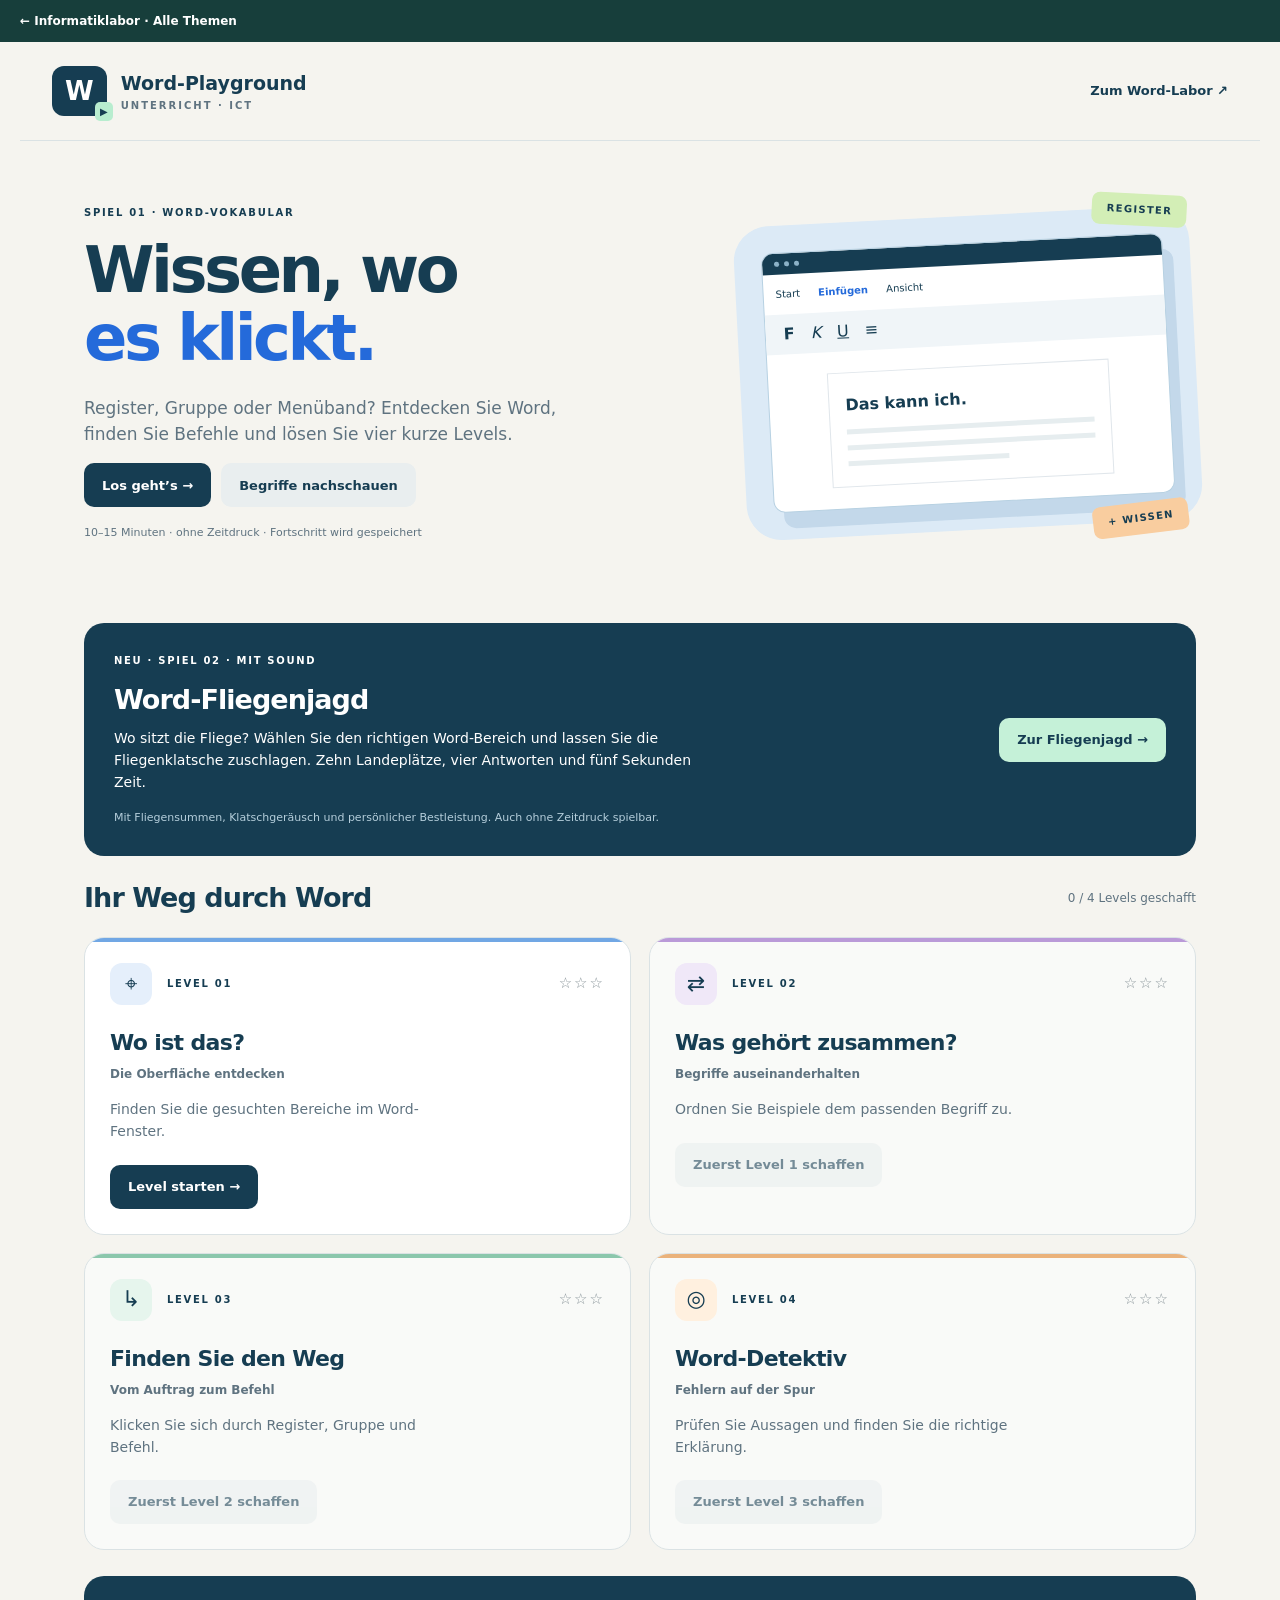
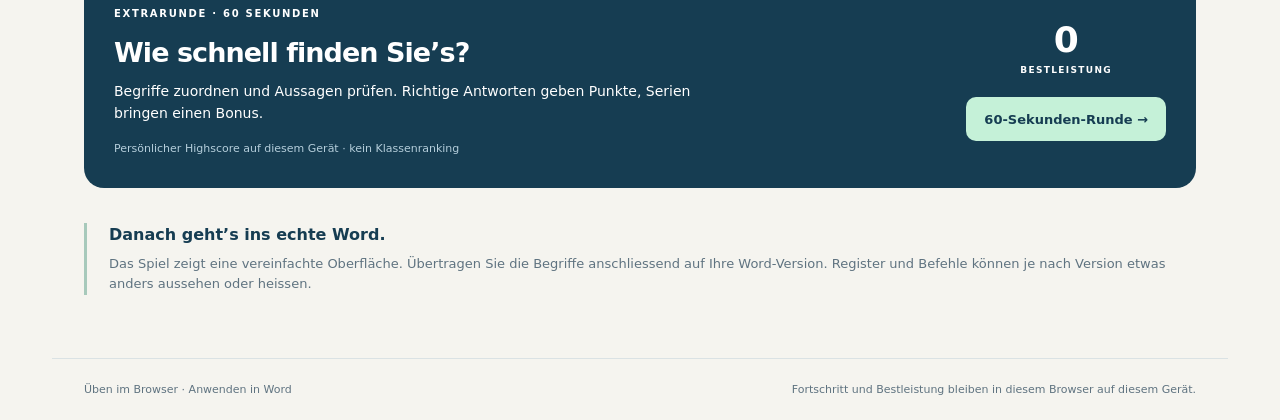
<file: ict/word/playground/index.html>
<!doctype html>
<html lang="de-CH"><head><meta charset="utf-8"><meta name="viewport" content="width=device-width,initial-scale=1"><meta name="theme-color" content="#163d52"><title>Word-Playground · Word-Vokabular</title><meta name="description" content="Word-Vokabular spielerisch üben: Oberfläche entdecken, Begriffe zuordnen und Befehle finden."><link rel="stylesheet" href="style.css?v=20261023-fly1"><script src="engine.js?v=20261023-fly1" defer></script><script src="app.js?v=20261023-fly1" defer></script></head>
<body><div role="navigation" aria-label="Themenübersicht" style="display:block;background:#173e3b;color:#fff;padding:9px 20px;font:600 12px/1.5 system-ui,sans-serif"><a href="/itlab/" style="color:#fff;text-decoration:none;display:inline-block;padding:3px 0">← Informatiklabor · Alle Themen</a></div><a class="skip" href="#main">Zum Spiel</a><header class="top"><a class="brand" href="#"><span class="logo">W<span>▶</span></span><span>Word-Playground<small>UNTERRICHT · ICT</small></span></a><a class="back" href="../">Zum Word-Labor ↗</a></header><main id="main" tabindex="-1"></main><footer><span>Üben im Browser · Anwenden in Word</span><span id="storage">Fortschritt wird auf diesem Gerät gespeichert.</span></footer><dialog id="glossary"><div class="dialog-head"><h2>Word kurz erklärt</h2><button id="close-glossary" class="secondary">Schliessen ×</button></div><div id="terms"></div><p class="muted">Die Oberfläche ist vereinfacht. Je nach Word-Version und Betriebssystem können Positionen und Bezeichnungen abweichen; «Layout» heisst teilweise «Seitenlayout». Der Schnellzugriff lässt sich verschieben oder ausblenden.</p></dialog></body></html>
</file>
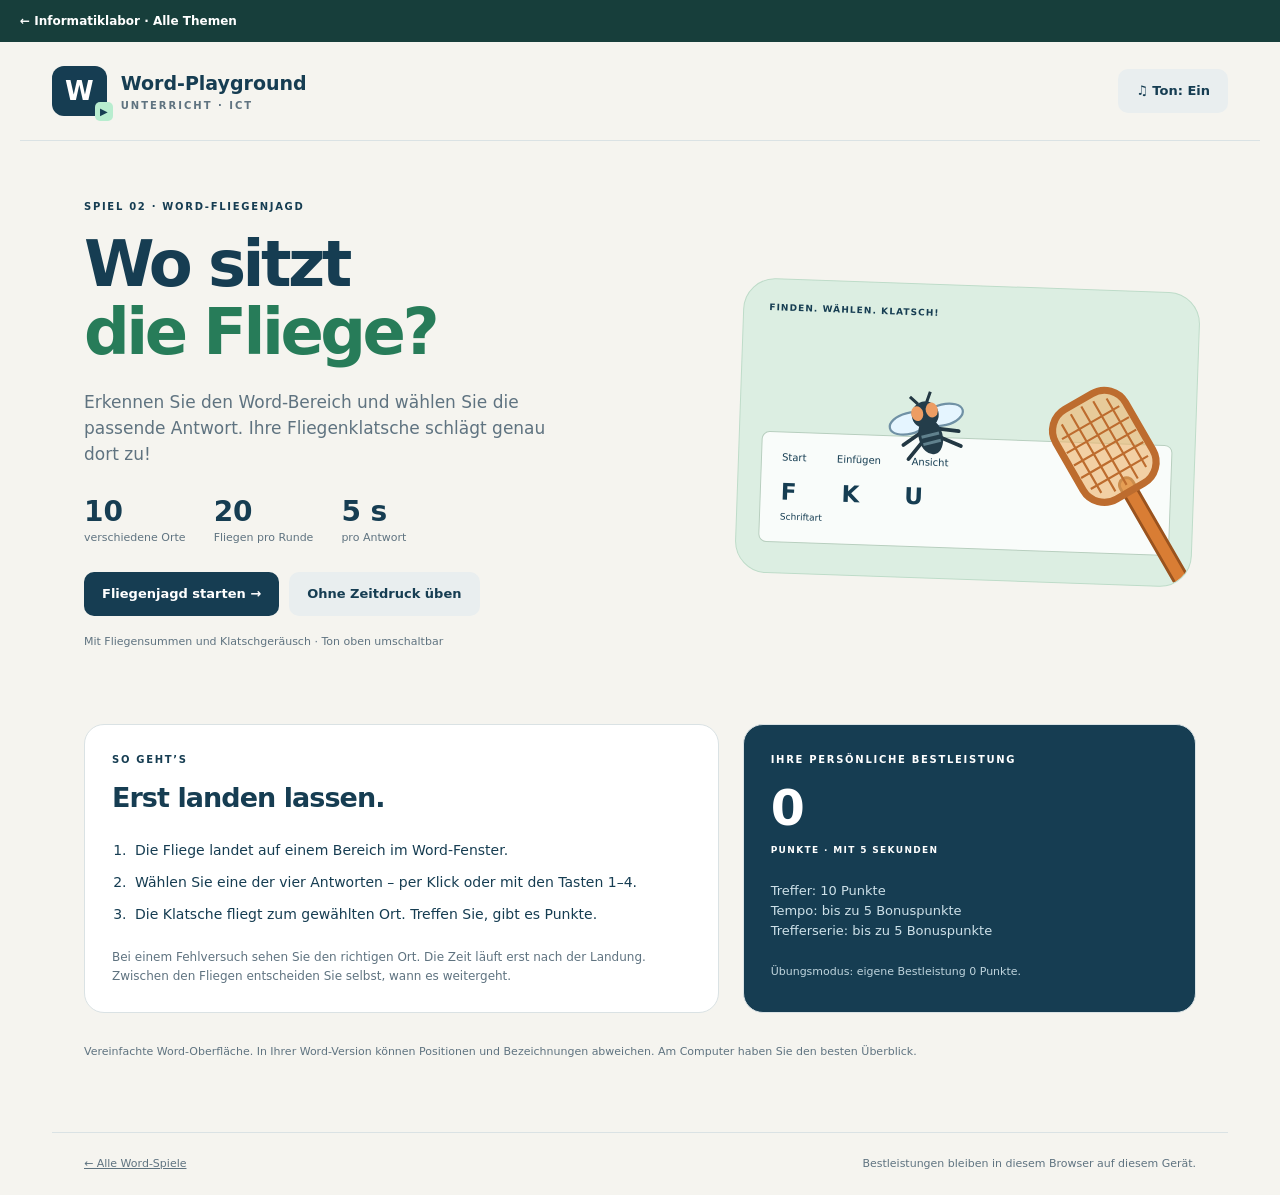
<file: ict/word/playground/fliegenjagd/index.html>
<!doctype html><html lang="de-CH"><head><meta charset="utf-8"><meta name="viewport" content="width=device-width,initial-scale=1"><meta name="theme-color" content="#163d52"><title>Word-Fliegenjagd · Word-Playground</title><meta name="description" content="Wo sitzt die Fliege? Word-Bereiche erkennen, die passende Antwort wählen und mit der Fliegenklatsche treffen."><link rel="stylesheet" href="../style.css?v=20261023-fly1"><link rel="stylesheet" href="game.css?v=20261023-fly1"><script src="engine.js?v=20261023-fly1" defer></script><script src="audio.js?v=20261023-fly1" defer></script><script src="game.js?v=20261023-fly1" defer></script></head><body><div role="navigation" aria-label="Themenübersicht" style="display:block;background:#173e3b;color:#fff;padding:9px 20px;font:600 12px/1.5 system-ui,sans-serif"><a href="/itlab/" style="color:#fff;text-decoration:none;display:inline-block;padding:3px 0">← Informatiklabor · Alle Themen</a></div><a class="skip" href="#main">Zum Spiel</a><header class="top"><a class="brand" href="../"><span class="logo">W<span>▶</span></span><span>Word-Playground<small>UNTERRICHT · ICT</small></span></a><div class="sound-tools"><span id="sound-note" role="status"></span><button id="sound" class="secondary" aria-pressed="true">♫ Ton: Ein</button></div></header><main id="main" tabindex="-1"></main><footer><a href="../">← Alle Word-Spiele</a><span id="storage">Bestleistungen werden in diesem Browser gespeichert.</span></footer></body></html>
</file>
<file: ict/word/begleitung.css>
:root{--ink:#173e3b;--green:#246448;--muted:#586d63;--paper:#f5f4ee;--line:#d5dfd3;--white:#fffdf8}*{box-sizing:border-box}body{margin:0;color:var(--ink);background:var(--paper);font:15px/1.6 system-ui,-apple-system,BlinkMacSystemFont,"Segoe UI",sans-serif}a{color:inherit}button,input,select{font:inherit;touch-action:manipulation}button{cursor:pointer}a:focus-visible,button:focus-visible,input:focus-visible,summary:focus-visible,select:focus-visible{outline:3px solid #a96017;outline-offset:4px}header{max-width:1500px;margin:auto;display:flex;align-items:center;justify-content:space-between;gap:25px;padding:23px 30px;border-bottom:1px solid var(--line)}.brand{display:flex;gap:13px;align-items:center;text-decoration:none;font-size:21px;font-weight:800}.brand small{display:block;font-size:8px;letter-spacing:.13em;color:var(--muted)}.logo{background:var(--ink);color:white;border-radius:11px;padding:5px 13px;font-size:30px;font-weight:800}.playground{font-size:12px;text-underline-offset:4px}.layout{max-width:1500px;margin:auto;display:grid;grid-template-columns:210px minmax(0,1fr);gap:38px;padding:28px 30px 45px}.sidebar{min-width:0}.overview{font-weight:750;font-size:12px;display:block;padding:12px 10px;margin-bottom:13px;text-decoration:none}nav{display:grid;gap:5px}nav a{font-size:12px;text-decoration:none;padding:10px;border-radius:8px;display:flex;align-items:center;gap:12px}nav a span{font-size:10px;min-width:16px}nav a:hover,nav a[aria-current=page]{background:#dfead9}nav a[aria-current=page]{font-weight:750}.progress-box{background:var(--white);border:1px solid var(--line);border-radius:13px;padding:16px;margin:25px 0}.progress-box b{font-size:14px}.progress-box progress{width:100%;height:8px;accent-color:var(--green);margin:15px 0 9px}.progress-box p{font-size:10px;line-height:1.5;color:var(--muted)}.progress-box .warning{color:#8d4300}.secondary,.button,.file-label{display:inline-flex;justify-content:center;align-items:center;padding:10px 13px;border:0;border-radius:8px;font-size:11px;font-weight:700;text-decoration:none;background:#e7eee0;color:var(--ink);min-height:39px}.progress-box button,.file-label{width:100%;margin-top:8px}.file-label{display:flex;flex-direction:column;gap:8px;align-items:flex-start}.file-label input{width:100%;font-size:9px;font-weight:400}.platform-label{font-size:11px;font-weight:700;display:block}.platform-label select{display:block;width:100%;padding:9px;border:1px solid var(--line);background:white;color:var(--ink);border-radius:7px;font-size:12px;margin-top:9px}.small{font-size:12px}.muted{color:var(--muted)}main{min-width:0;outline:0}h1{font-size:clamp(35px,4vw,56px);line-height:1.12;letter-spacing:-.045em;margin:0 0 23px}h1 em{font-style:normal;color:var(--green)}h2{font-size:23px;line-height:1.25;letter-spacing:-.025em;margin:0 0 18px}h3,h4{line-height:1.35}h4{font-size:14px;margin:22px 0 9px}p{margin:0 0 17px}.eyebrow{font-size:10px;letter-spacing:.14em;font-weight:800;margin:0 0 17px}.hero{padding:23px 0 10px}.lead{font-size:17px;color:var(--muted);max-width:800px}.flow{display:grid;grid-template-columns:1fr 1fr 1fr;gap:20px;padding:20px 0 25px}.flow>div{position:relative;padding-left:38px;font-size:13px}.flow span{position:absolute;left:0;top:0;width:27px;height:27px;border-radius:50%;display:grid;place-items:center;background:#dce8d6;font-weight:750;font-size:12px}.flow b,.flow small{display:block}.flow small{font-size:11px;color:var(--muted);margin-top:5px}.notice{border-left:4px solid #80a777;background:#e8eee2;padding:20px 24px;border-radius:0 12px 12px 0;font-size:13px;margin:8px 0 30px}.notice b{font-size:14px}.notice p{margin:7px 0 0;max-width:850px}.section-title{display:flex;justify-content:space-between;align-items:baseline;gap:15px;margin:30px 0 20px}.section-title h2{margin:0}.section-title span{font-size:11px;color:var(--muted)}.topic-grid{display:grid;grid-template-columns:repeat(3,minmax(0,1fr));gap:17px;margin-bottom:20px}.topic-card{min-width:0;border:1px solid var(--line);border-radius:15px;background:var(--white);display:flex;flex-direction:column;overflow:hidden}.card-link{padding:20px;flex:1;display:block;text-decoration:none}.card-link:hover{background:#f0f4e9}.card-top{display:flex;justify-content:space-between;gap:8px;align-items:center}.num{font-size:8px;letter-spacing:.1em;font-weight:750}.card-state{font-size:9px;color:var(--muted);white-space:nowrap}.topic-icon{width:46px;height:46px;display:grid;place-items:center;background:#e5ece0;border-radius:10px;font-size:26px;font-weight:600;margin:23px 0 17px}.topic-card h2{font-size:23px;margin-bottom:9px}.topic-card p{font-size:12px;min-height:37px;color:var(--muted)}.open-topic{font-size:11px;font-weight:700}.card-check{border-top:1px solid var(--line);padding:13px 16px;display:flex;align-items:center;gap:8px;font-size:11px;font-weight:650;cursor:pointer}.card-check input,.check input{width:17px;height:17px;accent-color:var(--green);flex:none;margin:2px 0}.topic-card.complete{border-color:#85ad7e;background:#e0efda}.complete .card-link:hover{background:#d6e8cf}.complete .topic-icon{background:#bcd9b1}.complete .card-state{color:#23523a;font-weight:750}.complete .card-check{border-color:#bfd6b5}.panel{border:1px solid var(--line);border-radius:15px;background:var(--white);padding:26px;margin:0 0 23px}.essentials{margin-top:32px}.panel details{border-top:1px solid var(--line);padding:15px 0;font-size:13px}.panel details:last-child{padding-bottom:0}summary{cursor:pointer;font-weight:750;line-height:1.55}details p{margin:14px 0 0}details ol,details ul{margin:14px 0 0;padding-left:20px}details li{margin:10px 0}details[open] summary{margin-bottom:13px}.play-banner{display:flex;align-items:center;justify-content:space-between;gap:20px;padding:25px;background:#e9eddf;border-radius:13px;margin:28px 0 10px}.play-banner b{font-size:14px}.play-banner p{font-size:12px;color:var(--muted);margin:6px 0 0}.play-banner .button{flex:none;background:var(--ink);color:white}.lesson-head{padding:5px 0 20px}.back{display:inline-block;font-size:12px;margin-bottom:28px;text-underline-offset:4px}.lesson-status{display:inline-block;padding:5px 10px;border:1px solid var(--line);border-radius:6px;font-size:11px}.lesson-status.finished{background:#d8ebce;border-color:#a5c59c}.work-layout{display:grid;grid-template-columns:minmax(0,1.45fr) minmax(245px,1fr);gap:22px;align-items:start}.phase .eyebrow{color:var(--muted);font-size:9px}.phase h2{font-size:24px}.file-chip{display:inline-block;background:#e9eee2;padding:6px 10px;border-radius:6px;font-size:10px;margin:0 0 18px}.phase>p,.phase>ol,.phase>ul{font-size:14px}.short-steps,.verify{padding-left:20px}.short-steps li,.verify li{margin:10px 0}.check{display:flex;gap:12px;align-items:flex-start;font-size:12px;line-height:1.6;font-weight:650;border-top:1px solid var(--line);padding-top:20px;margin:23px 0 0;cursor:pointer}.phase>.small{font-size:11px;margin-top:17px}.help-panel{background:#edf2e7}.help-panel .eyebrow{font-size:8px}.help-panel h2{font-size:23px}.help-panel details{font-size:12px}.help-panel ol{padding-left:18px}.help-panel>.small:last-child{margin:20px 0 0}.finish{background:#daeccf;padding:18px;border-radius:9px;margin-top:20px;font-size:13px}.finish p{margin:7px 0 0;font-size:12px}#finish>.small{margin:17px 0 0}.lesson-bottom{display:flex;justify-content:space-between;gap:20px;font-size:12px;text-underline-offset:4px;padding-top:10px}footer{max-width:1500px;margin:auto;border-top:1px solid var(--line);padding:20px 30px;display:flex;justify-content:space-between;gap:20px;font-size:10px;color:var(--muted)}#toast{position:fixed;bottom:20px;left:50%;transform:translateX(-50%);margin:0;background:var(--ink);color:white;border-radius:10px;max-width:90vw;padding:13px 18px;font-size:13px;z-index:10}.skip{position:absolute;top:-100px;left:10px;background:white;padding:10px;z-index:10}.skip:focus{top:10px}@media(max-width:1250px){.layout{grid-template-columns:180px minmax(0,1fr);gap:25px}.topic-grid{grid-template-columns:repeat(2,minmax(0,1fr))}.work-layout{grid-template-columns:minmax(0,1fr)}.help-panel{margin-bottom:0}.help-panel details{font-size:13px}.card-link{padding:20px}.help-panel .eyebrow{font-size:9px}}@media(max-width:800px){header{padding:20px}.brand{font-size:19px}.brand small{font-size:7px}.playground{font-size:10px}.layout{display:block;padding:18px 20px 35px}.sidebar{margin-bottom:24px}.overview{display:none}nav{display:flex;overflow-x:auto;padding:0 0 10px;gap:7px}nav a{white-space:nowrap;background:#e8ede1;font-size:11px;padding:8px 10px}nav a span{min-width:auto}.progress-box{margin:5px 0 12px;display:grid;grid-template-columns:1fr 1fr;gap:8px 15px;padding:13px}.progress-box b{font-size:12px}.progress-box progress{margin:4px 0;height:8px;align-self:center}.progress-box p{margin:0;align-self:center}.progress-box button,.file-label{margin:0;font-size:10px}.file-label{grid-column:2;grid-row:2/4}.platform-label{display:flex;align-items:center;gap:14px;font-size:10px}.platform-label select{margin:0;width:auto;font-size:11px;padding:6px}.sidebar>.small{font-size:10px;margin:8px 0 0}.hero{padding:18px 0 0}.hero h1{font-size:42px}.lead{font-size:16px}.flow{gap:13px}.flow>div{font-size:11px;padding-left:30px}.flow small{font-size:10px}.flow span{width:23px;height:23px}.notice{padding:17px 20px}.topic-grid{gap:15px}.lesson-head h1{font-size:40px}.panel{padding:23px}.help-panel{margin-bottom:0}.lesson-head{padding-top:0}.back{margin-bottom:20px}}@media(max-width:480px){.brand small{font-size:6px;letter-spacing:.08em}.playground{max-width:95px;text-align:right}.flow{grid-template-columns:1fr;gap:16px;padding-bottom:20px}.flow small{margin-top:0}.flow>div{font-size:12px}.topic-grid{grid-template-columns:1fr}.card-link{padding:20px}.topic-icon{margin:17px 0 12px}.topic-card p{min-height:0}.section-title{display:block}.section-title span{display:block;margin-top:9px}.hero h1{font-size:36px}.hero .lead{font-size:15px}.play-banner{flex-direction:column;align-items:flex-start}.lesson-bottom{flex-direction:column}footer{padding:20px;flex-direction:column;gap:7px}.lesson-head h1{font-size:36px}}@media print{header,.sidebar,footer,#toast,.skip,.back,.lesson-bottom,.playground{display:none!important}.layout,.work-layout{display:block;padding:0}main{width:100%}.panel{break-inside:avoid}.help-column{display:none}body{background:white}.topic-grid{grid-template-columns:1fr 1fr}}
</file>
<file: itlab/kabelkunde/style.css>
:root{--ink:#173e3b;--green:#246f53;--muted:#50675d;--paper:#f5f4ee;--line:#d4ded1;--card:#fffdf8}*{box-sizing:border-box}body{margin:0;background:var(--paper);color:var(--ink);font:16px/1.55 system-ui,sans-serif}.shell{max-width:1100px;margin:auto;padding-inline:24px}.bar{display:flex;align-items:center;justify-content:space-between;gap:14px;padding-block:22px;font-size:13px}.bar a{color:inherit;font-weight:750}.bar span,.eyebrow{font-weight:800;font-size:11px;letter-spacing:.13em}.hero{display:grid;grid-template-columns:1.2fr 1fr;align-items:center;gap:34px;padding:38px 0}.hero-art{display:grid;grid-template-columns:1fr 1fr;gap:10px;padding:22px;background:#dfebdc;border-radius:24px;transform:rotate(2deg)}.hero-art svg{background:#f6faf3;border-radius:12px;width:100%;display:block}.eyebrow{margin:0 0 10px;color:var(--green)}h1,h2,h3,p{margin-top:0}h1{font-size:clamp(46px,8vw,86px);letter-spacing:-.06em;line-height:1;margin-bottom:20px}h1 span{color:var(--green)}h2{font-size:clamp(26px,4vw,38px);line-height:1.12;letter-spacing:-.035em;margin-bottom:12px}.lead{font-size:18px;max-width:540px}.btn,button{font:inherit;font-weight:700;cursor:pointer;border:1px solid var(--line);border-radius:9px;color:var(--ink);background:#e7eee2;padding:9px 14px}.btn{display:inline-block;text-decoration:none;background:var(--ink);color:white;border:0}button:hover:not(:disabled){filter:brightness(.95)}button:disabled{cursor:default}.steps,.choices,.row{display:flex;flex-wrap:wrap;gap:9px;align-items:center}.steps a{font-size:13px;padding:9px 12px;background:#e7eee2;border-radius:8px;color:var(--ink);text-decoration:none}.steps b{margin-right:4px}.status{display:flex;flex-wrap:wrap;justify-content:space-between;gap:6px;padding:18px 0;font-size:13px}.station{scroll-margin:18px;background:var(--card);border:1px solid var(--line);border-radius:18px;margin-bottom:20px;padding:clamp(17px,4vw,32px)}.station>p:not(.eyebrow),.subtle{color:var(--muted)}.choices button[aria-pressed=true]{color:white;background:var(--ink);border-color:var(--ink)}.catalog{margin-top:20px}.visuals{display:grid;grid-template-columns:repeat(2,minmax(0,1fr));gap:12px;margin:12px 0}.visuals figure,.single{margin:0;text-align:center;background:#edf2e8;border-radius:12px;padding:10px}.visuals svg,.single svg{display:block;width:min(100%,260px);margin:auto}.visuals figcaption{font-size:13px;font-weight:750}.facts{margin:15px 0 0}.facts dt{font-weight:800}.facts dd{margin:0 0 8px}.single{max-width:300px;margin:10px 0}.answers{display:grid;grid-template-columns:repeat(2,minmax(0,1fr));gap:8px;margin:15px 0}.answers button{text-align:left}.answers .good,.feedback.good{background:#d9eed5;border-color:#7eaa75}.answers .bad,.feedback.bad{background:#fae9dc;border-color:#c48761}.feedback{padding:12px;border:1px solid var(--line);border-radius:9px;margin:10px 0}.counter,.subtle{font-size:13px}.status,.counter{color:var(--muted)}textarea{display:block;width:100%;margin:8px 0 12px;padding:12px;border:1px solid var(--line);border-radius:8px;font:inherit;background:#f5f7f2;color:var(--ink);resize:vertical}#checklist label{display:flex;align-items:baseline;gap:9px;margin:8px 0}input[type=checkbox]{accent-color:var(--green)}#lernblatt h3{margin:20px 0 8px}a:focus-visible,button:focus-visible,input:focus-visible,textarea:focus-visible,[tabindex="-1"]:focus-visible{outline:3px solid #a65316;outline-offset:3px}.skip{position:absolute;left:10px;top:-150px;background:white;padding:8px}.skip:focus{top:8px}@media(max-width:640px){.shell{padding-inline:15px}.hero{grid-template-columns:1fr;padding:24px 0;gap:18px}.hero-art{grid-template-columns:repeat(4,1fr);padding:8px;gap:6px;transform:none}.answers{grid-template-columns:1fr}.bar{font-size:12px}.bar span{font-size:9px}}

.goals,.reference{margin-top:14px;padding:12px 16px;border:1px solid var(--line);border-radius:10px;background:#edf2e8}summary{cursor:pointer;font-weight:750}.reference table{width:100%;border-collapse:collapse;margin:12px 0;font-size:13px}.reference caption{text-align:left;font-weight:750;padding:0 0 8px}.reference th,.reference td{padding:8px 6px;border-bottom:1px solid var(--line);text-align:left}.reference p:last-child{margin-bottom:0}summary:focus-visible{outline:3px solid #a65316;outline-offset:3px}

[hidden]{display:none!important}

.device-pair{display:grid;grid-template-columns:repeat(2,minmax(0,1fr));gap:12px;margin:14px 0}.device{margin:0;padding:12px;background:#edf2e8;border:1px solid var(--line);border-radius:12px;text-align:center}.device-icon{display:block;width:min(100%,150px);height:78px;margin:auto}.device figcaption{font-weight:800}.socket{margin:8px auto 0;width:min(100%,145px);border:1px dashed #a8bdae;border-radius:9px;background:#f9fbf6;padding:4px}.socket svg{width:100%;display:block}.socket span{display:block;font-size:11px;color:var(--muted)}.cable-answers button{background:#f1f5ed;padding:9px 12px}.cable-answers .good{background:#d9eed5}.cable-answers .bad{background:#fae9dc}.cable-label{font-size:13px;display:block}.cable-ends{display:grid;grid-template-columns:minmax(0,1fr) 24px minmax(0,1fr);align-items:center;max-width:335px;margin:auto}.cable-ends svg{width:100%;height:auto;display:block}.cable-wire{height:16px;border:3px solid var(--ink);border-top:0;border-radius:0 0 8px 8px}@media(max-width:640px){.device-pair{gap:8px}.device{padding:8px}.device-icon{height:64px}.device figcaption{font-size:13px}.socket{max-width:112px}.answers.cable-answers{grid-template-columns:repeat(2,minmax(0,1fr))}.cable-answers button{padding:7px}.cable-ends{grid-template-columns:minmax(0,1fr) 12px minmax(0,1fr)}.cable-wire{height:9px;border-width:2px}}
</file>
<file: itlab/komponenten/style.css>
:root{--ink:#173e3b;--muted:#62756e;--bg:#f5f4ee;--line:#dce3d9;--green:#2c7b60;--cream:#fffdf8}*{box-sizing:border-box}body{margin:0;color:var(--ink);background:var(--bg);font:15px/1.6 system-ui,-apple-system,BlinkMacSystemFont,"Segoe UI",sans-serif}button,input,textarea,select{font:inherit}button,a,input,select,textarea{touch-action:manipulation}button{cursor:pointer;border:0}button:disabled{opacity:.5;cursor:default}a{color:inherit}button:focus-visible,a:focus-visible,input:focus-visible,textarea:focus-visible,select:focus-visible,summary:focus-visible,.slot:focus-visible{outline:3px solid #d38c3c;outline-offset:3px}h1,h2,h3,p{margin-top:0}h1{font-size:clamp(32px,4.7vw,58px);line-height:1.08;letter-spacing:-.055em;margin-bottom:23px}h2{font-size:24px;line-height:1.2;letter-spacing:-.035em;margin-bottom:17px}h3{font-size:18px;line-height:1.3;letter-spacing:-.02em}p{margin-bottom:17px}header{max-width:1500px;margin:auto;padding:23px 30px;display:flex;justify-content:space-between;align-items:center;gap:25px;border-bottom:1px solid var(--line)}.brand{display:flex;align-items:center;gap:14px;font-weight:850;font-size:20px;text-decoration:none}.brand small{display:block;font-size:8px;color:var(--muted);letter-spacing:.2em}.logo{display:block;background:var(--ink);color:#fff;padding:8px 11px;border-radius:12px;position:relative;font-size:22px}.logo>span{position:absolute;right:-6px;bottom:-4px;color:var(--ink);background:#bce3c3;padding:1px 6px;border-radius:5px;font-size:12px}.header-links{display:flex;gap:23px;font-size:11px}.header-links a{text-decoration:none}.layout{max-width:1500px;margin:auto;display:grid;grid-template-columns:220px minmax(0,1fr);gap:35px;padding:25px 30px 50px}aside{padding-top:10px}nav{display:flex;flex-direction:column;gap:5px}nav a{padding:8px 10px;font-size:12px;text-decoration:none;border-radius:8px}nav a:hover,nav a[aria-current=page]{background:#e1eee2}nav a>span{font-size:9px;margin-right:6px;color:var(--muted)}.nav-home{font-weight:800;margin-bottom:8px}.save-card{background:white;border:1px solid var(--line);padding:16px;border-radius:14px;margin-top:23px}.save-card b{font-size:17px}.save-card progress{display:block;width:100%;height:7px;accent-color:var(--green);margin:14px 0}.save-card p{font-size:10px;color:var(--muted);line-height:1.5}.save-card .secondary,.save-card .file-label{width:100%;font-size:10px;padding:8px;text-align:center;margin-top:7px}.save-card .eyebrow{font-size:8px}main{min-width:0;outline:none;min-height:75vh}.eyebrow{display:block;letter-spacing:.16em;font-size:9px;font-weight:850;margin-bottom:14px}.hero{display:grid;grid-template-columns:1.25fr .8fr;gap:25px;align-items:center;padding:35px 0 45px}.hero em{font-style:normal;color:var(--green)}.lead{font-size:17px;color:var(--muted);max-width:580px}.hero .tiny{margin-top:18px}.row{display:flex;align-items:center;gap:12px;flex-wrap:wrap}.between{justify-content:space-between}.primary,.secondary,.button,.file-label{display:inline-flex;align-items:center;justify-content:center;border-radius:9px;padding:11px 15px;min-height:41px;font-size:12px;font-weight:750;line-height:1.4;text-decoration:none}.primary{background:var(--ink);color:white}.primary:hover{background:#2b6355}.secondary,.file-label{background:#e8eee6;color:var(--ink)}.secondary:hover,.file-label:hover{background:#dce7da}.tiny{font-size:11px;color:var(--muted);line-height:1.6}.hero-parts{display:grid;grid-template-columns:1fr 1fr;gap:13px;position:relative;padding:20px;background:#dce9d9;border-radius:28px;transform:rotate(2deg)}.hero-tile{background:#fafcf5;border-radius:14px;padding:9px;box-shadow:0 2px 1px #a7bd9d44}.hero-tile svg{width:100%;height:auto;display:block}.t1{transform:rotate(7deg)}.t2{transform:rotate(-5deg)}.hero-tag{position:absolute;bottom:-11px;left:20px;background:#eecb94;border-radius:6px;padding:6px 11px;font-size:8px;letter-spacing:.1em;font-weight:800}.notice{background:#ebf1e5;border-left:3px solid #89ad83;padding:18px 20px;border-radius:0 13px 13px 0;margin-bottom:27px;font-size:13px}.notice p{margin:7px 0 0;color:#50674f}.panel{background:var(--cream);border:1px solid var(--line);border-radius:17px;padding:26px;margin-bottom:24px}.panel>p{max-width:850px}.mission-grid{display:grid;grid-template-columns:repeat(2,minmax(0,1fr));gap:16px;margin-bottom:26px}.mission-card{margin:0;padding:22px}.mission-card .eyebrow{margin:0}.mission-card h3{font-size:23px;margin:20px 0 6px}.mission-card p{font-size:13px;color:var(--muted);margin-bottom:20px}.badge{font-size:9px;padding:5px 9px;background:#e8eee3;border-radius:30px;white-space:nowrap}.practice-banner{background:#dbe9d9;border:1px solid #c3d7bd;display:flex;align-items:center;justify-content:space-between;gap:25px;padding:27px;border-radius:17px;margin-bottom:26px}.practice-banner p{max-width:550px;font-size:13px;margin:0}.practice-banner .button{flex:none}.page-head{padding:21px 0 25px}.page-head h1{font-size:clamp(31px,4vw,48px)}.page-head p{color:var(--muted);font-size:15px;max-width:850px;margin:0}.builder{display:grid;grid-template-columns:minmax(0,1fr) 245px;gap:20px;align-items:start;margin-bottom:25px}.builder-main{min-width:0}.parts-tray{display:grid;grid-template-columns:repeat(5,minmax(0,1fr));gap:8px;margin-bottom:15px}.part-card{border:1px solid #c9d6c5;border-radius:11px;background:white;padding:8px 5px;display:flex;flex-direction:column;align-items:center;color:var(--ink);min-width:0}.part-card svg{display:block;width:58px;height:44px}.part-card>span{font-size:10px;font-weight:750;line-height:1.25;margin-top:5px;text-align:center;word-break:break-word}.part-card small{font-size:8px;color:var(--muted);margin-top:4px}.part-card.selected{border:2px solid #2c7b60;background:#edf5e8;padding:7px 4px}.part-card.installed{background:#e9f0e5}.part-card[draggable=true]{cursor:grab}.scene-scroll{border:1px solid #bdcbb8;border-radius:14px;overflow-x:auto;background:#e8e8df}#assembly{display:block;width:100%;min-width:580px;height:auto}.slot{cursor:pointer;outline:none}.slot-box{fill:#eef5df12;stroke:#c3d9af;stroke-width:2;stroke-dasharray:7 5}.slot text{fill:#b7cdbb;font:14px system-ui}.slot[data-slot=bench] text{fill:#536e58}.slot:hover .slot-box,.slot:focus .slot-box{fill:#b7d59a55;stroke:#e7bf74;stroke-width:4}.scene-heading{font:800 16px system-ui;fill:#536d58;letter-spacing:3px}.board-label{font:11px system-ui;fill:#cae1c5;letter-spacing:1px}.wire{fill:none;stroke:#e7ae69;stroke-width:6;stroke-linecap:round;opacity:.9;pointer-events:none}.data-wire{stroke:#6faed1;stroke-width:5}.build-actions{margin:16px 0 10px}.build-actions button{font-size:10px;padding:9px 12px}.part-info{padding:20px;position:sticky;top:15px;font-size:12px}.part-info h2{font-size:25px;margin:10px 0 8px}.part-large svg{display:block;width:110px;height:88px;margin:auto}.alias{font-size:11px;display:block;color:#42705c;margin-bottom:15px}.part-info details{margin:16px 0}.part-info .notice{font-size:11px;margin:16px 0 0;padding:12px}.part-feedback{font-size:12px;padding:10px;background:#f5ebd9;border-radius:9px}.answer{display:block;text-align:left;width:100%;padding:13px 15px;background:white;border:1px solid #cbd9c6;border-radius:9px;color:var(--ink);font-size:13px;margin:9px 0}.answer:hover{background:#eaf1e4;border-color:#467f5b}.answer.chosen{background:#e3efdc;border:2px solid #648e57}.discover{margin:20px 0 0;padding:0;border:0}.discover legend{font-weight:750;line-height:1.5;margin-bottom:8px}.discover .answer{font-size:11px;padding:10px}.success{background:#e1efdc;border:1px solid #b6d2ac;padding:19px;border-radius:12px;margin:20px 0 0}.success p{margin:6px 0 15px}.connection-grid{display:grid;grid-template-columns:1fr 1fr;gap:10px}.connection{display:flex;justify-content:space-between;align-items:center;gap:12px;background:#f0f3eb;border-radius:10px;padding:13px}.connection b{display:block;font-size:11px}.connection small{display:block;color:var(--muted);font-size:9px;margin-top:5px;line-height:1.4}.connection button{font-size:9px;padding:8px 10px;flex:none}.goals{padding-left:22px;font-size:14px;margin-bottom:30px}.goals li{padding:5px 0}fieldset{border:0;padding:0;margin:26px 0}legend{font-weight:750;font-size:15px;margin-bottom:12px;max-width:100%}.radio-answer,.check{display:flex;align-items:flex-start;gap:12px;font-size:13px;line-height:1.55}.radio-answer{padding:11px 13px;background:white;border:1px solid var(--line);border-radius:9px;margin-bottom:8px}.radio-answer input,.check input{accent-color:var(--green);flex:none;width:16px;height:16px;margin-top:3px}.quiz-feedback{font-size:12px;padding:13px 15px;border-radius:9px;margin:13px 0 16px}.correct{background:#e6f2df}.incorrect{background:#fcf0df}.quiz-result{font-size:13px;margin-top:18px}.compare-options .answer{width:auto;flex:1;min-width:145px}.form-grid{display:grid;grid-template-columns:1fr 1fr;gap:17px;margin:24px 0 20px}label{font-size:12px;font-weight:650}label>input:not([type=checkbox]):not([type=radio]):not([type=file]),label>select,textarea{display:block;width:100%;padding:11px 12px;border:1px solid #c8d3c1;border-radius:8px;background:white;color:var(--ink);margin-top:8px;font-weight:400;font-size:14px}textarea{resize:vertical;min-height:115px}.check{font-weight:400;margin:14px 0}.photo-grid{display:grid;grid-template-columns:1fr 1fr;gap:18px;margin-top:22px}.photo-slot{background:#edf2e6;border:1px solid #d3dfc9;border-radius:13px;padding:15px;display:flex;flex-direction:column;gap:13px;align-items:flex-start}.photo-slot>b{font-size:11px}.photo-slot img{width:100%;height:190px;object-fit:contain;background:#dbe4d5;border-radius:8px}.photo-slot .secondary{font-size:10px}.photo-slot input{max-width:100%}.file-label{position:relative;cursor:pointer;flex-wrap:wrap;gap:8px}.file-label input{display:block;font-size:10px;font-weight:400;width:100%}.report-list{margin-bottom:25px}.report-list>div{border-bottom:1px solid var(--line);padding:13px 0}.report-list span{display:block;font-size:15px;font-weight:700}.report-list small{font-size:11px;color:var(--muted)}.knowledge-grid{display:grid;grid-template-columns:1fr 1fr;gap:18px}.knowledge-grid .panel{margin:0 0 6px}.knowledge-grid h2{font-size:23px}.knowledge-grid p{font-size:13px}.knowledge-grid .tiny{font-size:11px}.gloss-icon svg{width:90px;height:75px;float:right;margin:0 0 10px 12px}details{font-size:12px}summary{cursor:pointer;font-weight:700}details p{margin-top:12px}dialog{color:var(--ink);border:1px solid var(--line);border-radius:18px;padding:25px;width:650px;max-width:92vw;max-height:85vh}dialog::backdrop{background:#173e3b88}.modal-head{display:flex;justify-content:space-between;align-items:center;gap:20px;margin-bottom:22px}.modal-head h2{font-size:23px;margin:0}.modal-head .secondary{font-size:10px}#modal-body{font-size:14px}#modal-body li{padding-bottom:7px}#toast{position:fixed;bottom:24px;left:50%;transform:translateX(-50%);background:#173e3b;color:white;border:1px solid #a7c8ab;padding:14px 21px;font-size:12px;box-shadow:0 10px 45px #102e2922;border-radius:12px;max-width:min(640px,90vw);z-index:20}footer{max-width:1500px;margin:auto;border-top:1px solid var(--line);padding:20px 30px;display:flex;justify-content:space-between;font-size:10px;color:var(--muted);gap:20px}.skip{position:absolute;top:-100px;left:10px;background:white;padding:10px;z-index:30}.skip:focus{top:0}@media(max-width:1200px){.layout{grid-template-columns:185px minmax(0,1fr);gap:23px;padding:23px}.builder{grid-template-columns:minmax(0,1fr)}.part-info{position:static}.part-large{float:right}.part-info .discover .answer{font-size:13px}.part-info .discover{max-width:650px}.connection-grid{grid-template-columns:1fr 1fr}.hero{grid-template-columns:1.5fr 1fr}.hero h1{font-size:44px}}@media(max-width:800px){header{padding:20px}.header-links{display:none}.layout{display:flex;flex-direction:column;padding:15px 20px 35px;gap:20px}aside{padding:0}nav{flex-direction:row;overflow-x:auto;gap:6px;padding-bottom:8px}nav a{flex:none;background:#ebeee4;font-size:10px;padding:8px 10px}.nav-home{margin:0}.save-card{display:grid;grid-template-columns:1fr 1fr;gap:6px 14px;margin:7px 0 0;padding:12px}.save-card .eyebrow{display:none}.save-card b{font-size:14px}.save-card progress{margin:5px 0;width:100%;align-self:center}.save-card p{margin:0}.save-card>p.tiny{grid-column:1/-1;font-size:9px;margin-top:5px}.save-card .secondary,.save-card .file-label{margin:0;font-size:9px}.hero{padding:24px 0 35px;gap:20px}.hero h1{font-size:43px}.hero .lead{font-size:15px}.hero-parts{padding:12px;gap:8px}.hero-tag{font-size:6px}.panel{padding:21px}.page-head{padding:15px 0 22px}.knowledge-grid{gap:13px}.mission-card h3{font-size:21px}.practice-banner{padding:23px}.practice-banner .button{font-size:10px}.connection-grid{grid-template-columns:1fr}}@media(max-width:520px){.hero{display:block}.hero-parts{display:none}.hero h1{font-size:45px}.mission-grid,.knowledge-grid,.form-grid,.photo-grid{grid-template-columns:1fr}.mission-grid{gap:12px}.practice-banner{flex-direction:column;align-items:flex-start;gap:15px}.parts-tray{grid-template-columns:repeat(5,minmax(0,1fr));gap:4px}.part-card{padding:6px 2px}.part-card.selected{padding:5px 1px}.part-card svg{width:43px;height:36px}.part-card>span{font-size:8px}.part-card small{font-size:7px}.panel{padding:19px}.photo-slot img{height:240px}.brand{font-size:18px}.build-actions{gap:8px}.row .button,.row>button{font-size:11px}.connection small{font-size:9px}.scene-scroll{margin:0 -4px}.modal-head{gap:10px}.modal-head h2{font-size:20px}footer{flex-direction:column;gap:6px;padding:20px}.knowledge-grid .panel{margin-bottom:0}}@media(prefers-reduced-motion:no-preference){.part-card,.answer,.slot-box{transition:background .15s,border-color .15s,fill .15s}.hero-tile{animation:appear .5s ease both}@keyframes appear{from{opacity:.3;transform:translateY(7px)}to{opacity:1}}}@media print{header,aside,footer,.primary,.secondary,.file-label,.skip,#toast{display:none!important}.layout{display:block;padding:0}main{width:100%}.panel{break-inside:avoid;border-color:#bbb}.photo-slot img{height:200px}}
</file>
<file: ict/word/playground/style.css>
:root{--ink:#163d52;--muted:#5f7380;--bg:#f5f4ef;--line:#dae2e4;--blue:#246ada;--mint:#ddf5e9;--radius:20px}*{box-sizing:border-box}body{margin:0;background:var(--bg);color:var(--ink);font:16px/1.55 system-ui,-apple-system,BlinkMacSystemFont,'Segoe UI',sans-serif}button,a{touch-action:manipulation}button{font:inherit;cursor:pointer}button:disabled{cursor:default;opacity:.58}a{color:inherit}button:focus-visible,a:focus-visible,summary:focus-visible{outline:3px solid #e78520;outline-offset:4px}button{border:0}h1,h2,h3,p{margin-top:0}h1{font-size:clamp(36px,5vw,64px);line-height:1.07;letter-spacing:-.055em;margin-bottom:22px}h2{font-size:27px;letter-spacing:-.035em;line-height:1.2}h3{font-size:22px;line-height:1.25;letter-spacing:-.03em}p{margin-bottom:16px}small{font-size:12px}.top{max-width:1240px;margin:auto;display:flex;align-items:center;justify-content:space-between;padding:24px 32px;border-bottom:1px solid var(--line);gap:20px}.brand{display:flex;align-items:center;gap:14px;text-decoration:none;font-size:19px;font-weight:800}.brand small{display:block;font-size:10px;letter-spacing:.2em;color:var(--muted);font-weight:600}.logo{background:var(--ink);color:#fff;border-radius:12px;position:relative;font-size:26px;padding:5px 13px}.logo span{position:absolute;right:-6px;bottom:-5px;background:#b8edcf;color:var(--ink);font-size:10px;border-radius:5px;padding:2px 5px}.back{font-size:13px;text-decoration:none;font-weight:650}main{max-width:1176px;padding:0 32px 56px;margin:auto;min-height:75vh}footer{border-top:1px solid var(--line);max-width:1176px;padding:22px 32px;margin:auto;display:flex;justify-content:space-between;gap:25px;font-size:11px;color:var(--muted)}.hero{display:grid;grid-template-columns:1.3fr 1fr;gap:64px;align-items:center;padding:64px 0 56px}.eyebrow{display:block;font-size:10px;font-weight:800;letter-spacing:.17em;margin-bottom:15px}.hero h1 em{font-style:normal;color:var(--blue)}.hero p{max-width:490px;color:var(--muted);font-size:17px}.primary,.secondary{display:inline-flex;align-items:center;justify-content:center;text-decoration:none;padding:12px 18px;border-radius:10px;font-size:13px;font-weight:750;line-height:1.5;min-height:44px}.primary{background:var(--ink);color:white}.primary:hover{background:#255d79}.secondary{background:#e9eeef;color:var(--ink)}.secondary:hover{background:#dce6e8}.actions{display:flex;gap:10px;flex-wrap:wrap}.meta{display:block;font-size:11px;color:var(--muted);margin-top:17px}.hero-art{position:relative;padding:27px;background:#dceaf6;border-radius:35px;transform:rotate(-3deg)}.mini-window{background:white;border:1px solid #b7d1e2;border-radius:12px;overflow:hidden;box-shadow:10px 16px 0 #c3d8ea}.mini-bar{background:var(--ink);padding:8px 12px;display:flex;gap:5px}.mini-bar i{height:5px;width:5px;border-radius:50%;background:#8cb2c7}.mini-tabs{font-size:10px;padding:12px;word-spacing:15px}.mini-tabs span{color:var(--blue);font-weight:800}.mini-tools{background:#f0f5f8;padding:8px 18px;display:flex;gap:16px}.mini-paper{margin:22px auto;background:#fff;width:70%;padding:20px 16px;box-shadow:0 0 0 1px #e0e6eb}.mini-paper b{font-size:16px}.mini-paper span{display:block;background:#e6edef;height:5px;margin-top:11px}.mini-paper span:last-child{width:65%}.art-chip{position:absolute;right:0;top:-13px;background:#d3eeb6;padding:8px 15px;border-radius:8px;font-size:10px;letter-spacing:.13em;font-weight:900;transform:rotate(6deg)}.art-chip.bottom{right:14px;top:auto;bottom:-12px;background:#f9cd9f;transform:rotate(-4deg)}.section-title{display:flex;justify-content:space-between;align-items:center;gap:16px;margin:16px 0 22px}.section-title h2{margin:0}.section-title>span{font-size:12px;color:var(--muted)}.level-grid{display:grid;grid-template-columns:1fr 1fr;gap:18px}.level-card{border:1px solid var(--line);border-radius:var(--radius);padding:25px;background:#fff;position:relative;overflow:hidden}.level-card:before{content:'';height:4px;position:absolute;inset:0 0 auto;background:#71a7e4}.level-card.purple:before{background:#ba9ad8}.level-card.green:before{background:#8bc7ac}.level-card.orange:before{background:#eab27b}.card-top{display:flex;gap:15px;align-items:center;margin-bottom:24px}.card-top .eyebrow{margin:0}.level-icon{font-size:22px;display:grid;place-items:center;width:42px;height:42px;border-radius:12px;background:#e5effb}.purple .level-icon{background:#f0e8f8}.green .level-icon{background:#e6f5ed}.orange .level-icon{background:#fff0df}.stars{font-size:19px;letter-spacing:2px;color:#ab6b00;white-space:nowrap}.stars>span{color:#8b969b}.card-top .stars{margin-left:auto;font-size:15px}.subtitle{font-size:12px;color:var(--muted)}.level-card h3{margin-bottom:5px}.level-card p{font-size:14px;margin:13px 0 22px;color:var(--muted);max-width:350px}.locked{background:#f9faf8}.sprint-card{margin:26px 0;display:grid;grid-template-columns:1fr auto;gap:35px;padding:30px;border-radius:var(--radius);background:var(--ink);color:white}.sprint-card p{max-width:580px;font-size:14px}.sprint-card h2{margin-bottom:12px}.sprint-card .primary{background:#c5f1d8;color:var(--ink)}.sprint-card .muted{color:#b5cedb;font-size:11px;margin:0}.sprint-card>div:last-child{display:flex;flex-direction:column;justify-content:center;text-align:center}.highscore{font-size:36px;line-height:1}.highscore small{display:block;font-size:9px;letter-spacing:.15em;margin:8px 0 22px}.note{border-left:3px solid #a7c9bb;padding:0 22px;margin:35px 0 0}.note p{font-size:13px;color:var(--muted);margin:7px 0}.muted{color:var(--muted)}.game-top{display:flex;align-items:center;justify-content:space-between;gap:20px;padding:28px 0 20px}.game-top .eyebrow{margin:0}.text-button{background:none;color:var(--ink);padding:7px 0;font-size:12px;font-weight:700}.game-stats{display:flex;align-items:center;justify-content:space-between;gap:30px;font-size:12px;color:var(--muted);margin-bottom:22px}.game-stats progress{width:50%;height:7px;accent-color:var(--blue)}.challenge{background:white;border:1px solid var(--line);padding:30px;border-radius:var(--radius)}.challenge h1{font-size:clamp(24px,3vw,35px);letter-spacing:-.035em;max-width:900px;line-height:1.2;margin-bottom:12px;outline:none}.challenge-help{color:var(--muted);font-size:13px;margin-bottom:28px}.answers{display:grid;grid-template-columns:1fr 1fr;gap:12px}.answer{display:block;text-align:left;border:1px solid #c9d7df;border-radius:12px;background:#f7fafc;padding:17px 20px;color:var(--ink);font-size:15px;min-height:58px}.answer:not(:disabled):hover{border-color:var(--blue);background:#eaf2ff}.answer:disabled{opacity:1}.correct-answer{border-color:#438460;background:#e3f5e9}.feedback-slot{margin-top:20px}.feedback{padding:20px;border-radius:12px;border:1px solid #b6dbc5;background:#effaf3}.feedback p{font-size:14px;margin:6px 0 15px}.feedback.retry{background:#fff6e9;border-color:#edd5b1}.hint{font-size:13px;color:var(--muted);margin-top:20px}.hint summary{cursor:pointer;padding:8px}.hint p{margin-top:10px}.save-hint{font-size:11px;color:var(--muted);text-align:center;margin:20px}.mock-scroll{overflow-x:auto;padding:3px}.word-mock{border:1px solid #b8cad7;border-radius:10px;overflow:hidden;min-width:650px;font-size:12px;color:#203544}.word-title{display:flex;align-items:center;justify-content:space-between;background:#e8f0f8;padding:5px 9px;gap:8px}.hit{font:inherit;color:inherit;border:2px solid transparent;background:none;border-radius:5px}.hit:not(:disabled):hover{background:#d4e8ff;border-color:#387ec8}.hit:disabled{opacity:1}.quick,.title{padding:8px}.title{min-width:180px}.word-tabs{display:flex;align-items:center;gap:24px;padding:9px 14px;background:#f6f9fc}.word-tabs .tab-hit{font-weight:bold;border-bottom:3px solid #2e6fb8;border-radius:0;padding:6px 12px}.word-tools{display:flex;align-items:stretch;gap:0;padding:10px 12px;background:#f6f9fc}.tool-group,.font-group{position:relative;border-right:1px solid #d1dce5;padding:0 20px;min-width:145px;text-align:center;display:flex;flex-direction:column;justify-content:space-between}.font-group{padding:0 8px;min-width:200px}.font-group small,.tool-group small{display:block;font-size:10px;margin-top:10px;color:#5f7380}.tools-icons{font-size:19px;display:block;line-height:1.8}.font-select{display:block;background:white;border:1px solid #c7d4df;font-size:11px;padding:3px}.group-hit{padding:3px 18px 3px 3px}.dialog-hit{position:absolute;right:5px;bottom:0;font-size:18px;line-height:1;padding:3px}.band{outline:1px solid #d6e3ed}.band-hit{display:block;width:100%;border-radius:0;background:#e8f1fa;border-top:1px solid #d6e3ed;padding:4px;font-size:10px;color:#315d7b}.document-area{background:#edf0f2;padding:23px 30px}.mock-paper{background:#fff;max-width:460px;margin:auto;padding:24px 30px;min-height:145px;box-shadow:0 1px 3px #c8d0d6}.mock-paper h3{font-size:17px;letter-spacing:0}.mock-paper p{font-size:11px}.fake-line{height:4px;background:#e3e8ec;width:90%;margin-top:8px}.fake-line.short{width:60%}.status-hit{display:flex;justify-content:space-between;width:100%;background:#f7f9fb;padding:7px 10px;font-size:9px;gap:10px;border-radius:0}.breadcrumbs{display:flex;align-items:center;gap:12px;flex-wrap:wrap;margin-bottom:18px}.breadcrumbs span{background:#edf2f5;padding:8px 15px;border-radius:8px;font-size:13px}.breadcrumbs .active{background:#e7efff;color:#205bb4;border:1px dashed #7aa2e4}.route-options{display:flex;gap:10px;flex-wrap:wrap}.route-options .answer{flex:1;min-width:140px;text-align:center}.route .eyebrow{color:var(--muted)}.demo-doc{background:#f6f7f6;min-height:105px;padding:30px;margin-top:30px;border:1px solid var(--line);border-radius:10px}.selection{background:#dceaff;padding:4px 7px}.fett .selection{font-weight:900}.italic .selection{font-style:italic}.center{text-align:center}.demo-doc table{border-collapse:collapse;margin-top:14px;background:white}.demo-doc td{border:1px solid #9fb6c2;padding:4px 30px}.copy-note{display:block;font-size:12px;margin-top:12px;color:#38744c}.demo-image{background:#cae4e9;color:#d8a624;width:160px;height:65px;margin-top:15px;border-radius:7px;padding:5px 12px}.demo-image span{display:block;color:#659983;font-size:26px;line-height:1}.timer{font-size:28px;color:var(--blue);font-variant-numeric:tabular-nums}.result{text-align:center;background:white;border:1px solid var(--line);border-radius:24px;margin:50px auto;padding:48px 30px;max-width:720px}.result h1{font-size:44px}.result-mark{font-size:43px;color:#2d8c5b;background:#dff2e6;width:90px;height:90px;border-radius:50%;display:grid;place-items:center;margin:20px auto}.result .stars{font-size:35px;display:block;margin-bottom:22px}.result .actions{justify-content:center;margin-top:25px}.result .muted{font-size:14px;max-width:490px;margin:0 auto}dialog{border:1px solid var(--line);border-radius:20px;width:680px;max-width:94vw;max-height:86vh;color:var(--ink);padding:26px}dialog::backdrop{background:#14384a99}.dialog-head{display:flex;align-items:center;justify-content:space-between;gap:15px}.dialog-head h2{font-size:23px;margin:0}.term{padding-top:15px;margin-top:15px;border-top:1px solid var(--line)}.term p{font-size:14px;margin:5px 0 0}dialog>.muted{font-size:12px;margin-top:24px}.skip{position:absolute;top:-100px;background:white;padding:10px;z-index:100}.skip:focus{top:0}@media(max-width:760px){.top{padding:20px}.brand{font-size:16px}.back{font-size:11px}main{padding:0 20px 35px}.hero{gap:25px;padding:40px 0;grid-template-columns:1fr}.hero-art{display:none}.hero h1{font-size:52px}.hero p{font-size:16px}.level-grid{grid-template-columns:1fr}.section-title h2{font-size:23px}.sprint-card{grid-template-columns:1fr;padding:25px;gap:15px}.sprint-card>div:last-child{align-items:flex-start}.highscore{text-align:left}.highscore small{display:inline-block;margin:0 0 15px 10px}.answers{grid-template-columns:1fr}.challenge{padding:22px 16px}.game-top{gap:10px}.game-top .eyebrow{font-size:8px;letter-spacing:.08em;max-width:120px;text-align:center}.text-button{font-size:11px}.game-stats{gap:15px}.breadcrumbs{gap:7px}.breadcrumbs span{font-size:11px;padding:7px 9px}.route-options .answer{min-width:110px;font-size:13px;padding:12px}.result{margin:25px 0;padding:30px 18px}.result h1{font-size:35px}footer{flex-direction:column;gap:5px;padding:20px}.card-top{gap:12px}.section-title>span{font-size:11px}}@media(prefers-reduced-motion:no-preference){.primary,.secondary,.answer,.hit{transition:background .15s,border-color .15s}.level-card{animation:appear .35s ease both}@keyframes appear{from{opacity:0;transform:translateY(5px)}to{opacity:1;transform:none}}}

/* Select the entire ribbon, including its register and command areas. */
.band{position:relative}.ribbon-overlay{position:absolute;inset:0;width:100%;height:100%;z-index:2;border:2px solid transparent;border-radius:0;background:transparent;padding:0;cursor:pointer}.ribbon-overlay:not(:disabled):hover{background:#246ada0d;border-color:#387ec8}.ribbon-overlay:focus-visible{outline:3px solid #e78520;outline-offset:-3px}.ribbon-overlay:disabled{cursor:default;opacity:1}
</file>
<file: ict/word/playground/fliegenjagd/game.css>
.sound-tools{display:flex;align-items:center;gap:12px}.sound-tools #sound-note{font-size:11px;max-width:180px;color:var(--muted)}.fly-intro{display:grid;grid-template-columns:1.3fr 1fr;gap:60px;align-items:center;padding:58px 0 38px}.fly-intro h1 em{font-style:normal;color:#277c59}.fly-intro>div>p{max-width:500px;color:var(--muted);font-size:17px}.fly-rules{display:flex;gap:28px;margin:26px 0}.fly-rules span{font-size:11px;color:var(--muted)}.fly-rules b{display:block;font-size:28px;color:var(--ink);line-height:1.25}.fly-intro .meta{font-size:11px}.fly-poster{height:295px;background:#dceee2;border:1px solid #bedcc9;border-radius:32px;position:relative;overflow:hidden;transform:rotate(2deg)}.poster-tag{position:absolute;top:22px;left:25px;letter-spacing:.12em;font-size:9px;font-weight:800}.poster-fly{position:absolute;left:145px;top:104px;width:90px;height:90px;z-index:2;transform:rotate(-16deg)}.poster-swat{position:absolute;right:5px;top:80px;width:115px;height:240px;transform:rotate(-32deg);z-index:3}.poster-lines{position:absolute;bottom:30px;left:22px;width:calc(100% - 44px);padding:17px 20px;background:#f9fcfa;border:1px solid #b8cfbf;border-radius:8px;font-size:10px;word-spacing:7px}.poster-lines b{font-size:23px;display:block;margin-top:10px}.poster-lines small{display:block;font-size:9px;word-spacing:0}.fly-info{display:grid;grid-template-columns:1.4fr 1fr;gap:24px;margin:20px 0 30px}.fly-info article{background:white;border:1px solid var(--line);padding:27px;border-radius:20px}.fly-info ol{padding-left:19px;font-size:14px}.fly-info li{padding:3px 0 7px 4px}.fly-info .muted{font-size:12px;margin:16px 0 0}.fly-info .fly-record{background:var(--ink);color:white}.fly-record>b{font-size:49px;line-height:1.1;display:block;margin-bottom:25px}.fly-record>b small{display:block;font-size:9px;letter-spacing:.15em;margin-top:10px}.fly-record p{font-size:13px;color:#cee1e9}.fly-record>small{font-size:11px;color:#bfd4dd}.version-note{font-size:11px;color:var(--muted)}.fly-game-top{display:flex;justify-content:space-between;align-items:center;padding:20px 0 16px;gap:15px}.fly-game-top .eyebrow{margin:0}.fly-game-top .secondary{padding:7px 12px;font-size:12px;min-height:35px}.fly-scorebar{display:flex;align-items:center;gap:30px;font-size:13px;margin-bottom:12px}.fly-scorebar b{font-size:19px}.fly-clock{margin-left:auto;font-size:21px;font-weight:750;min-width:90px;text-align:right;font-variant-numeric:tabular-nums;color:#277c59}.fly-countdown{height:5px;border-radius:5px;background:#dde6e0;overflow:hidden;margin-bottom:20px}#time-bar{width:100%;height:100%;background:#3d956a;transition:width .05s linear}#time-bar.urgent{background:#c06e38}.fly-game-layout{display:grid;grid-template-columns:minmax(0,1fr) 280px;gap:22px;align-items:start}.fly-field{min-width:0;background:white;border:1px solid var(--line);border-radius:16px;padding:17px}.board-heading{display:flex;align-items:center;justify-content:space-between;gap:14px;margin-bottom:14px}.board-heading h1{font-size:22px;letter-spacing:-.03em;margin:0;line-height:1.15}.board-heading>span{font-size:11px;color:var(--muted);text-align:right;max-width:170px}.board-scroll{overflow:auto;border:1px solid #cbd8e2;border-radius:10px;position:relative}#board{display:block;width:100%;min-width:620px;height:auto}.word-label{font-family:system-ui,-apple-system,sans-serif;fill:#284152}.board-tip{display:block;margin-top:10px;font-size:9px;color:var(--muted)}.fly-answer-panel{padding-top:6px}.fly-answer-panel>.eyebrow{font-size:9px;margin-bottom:14px}.fly-answers{display:flex;flex-direction:column;gap:10px}.fly-answer{display:flex;align-items:center;gap:12px;min-height:66px;text-align:left;border:1px solid #c5d6ce;border-radius:12px;color:var(--ink);background:white;padding:12px;font-size:13px;font-weight:650;line-height:1.35}.fly-answer>span{display:grid;place-items:center;flex:none;width:27px;height:27px;background:#edf3ef;border-radius:7px;font-size:11px;color:#5d7868}.fly-answer:not(:disabled):hover{border-color:#39835c;background:#edf8f0}.fly-answer:disabled{opacity:.65}.fly-answer.right{background:#dff4e6;border-color:#39835c;opacity:1}.fly-answer.wrong{background:#fff0e4;border-color:#ce8858;opacity:1}.fly-feedback{margin-top:18px;padding:0 3px;font-size:12px;color:var(--muted)}.fly-feedback p{margin:8px 0 12px}.fly-feedback b{font-size:18px;color:var(--ink)}.fly-feedback strong{color:var(--ink);font-weight:650}.fly-feedback .primary{width:100%;font-size:12px}.fly-feedback.hit b{color:#277c59}.fly-feedback.miss b{color:#9d5b2a}.small{font-size:11px}.wing{transform-origin:center;transform-box:fill-box;animation:wingbeat .055s linear infinite alternate}.left-wing{animation-direction:alternate-reverse}@keyframes wingbeat{from{transform:scaleY(.35)}to{transform:scaleY(1.1)}}.fly-hit{opacity:0}.pause-cover{position:absolute;inset:0;background:#f4f8f5f0;z-index:5;display:flex;flex-direction:column;align-items:center;justify-content:center;padding:20px;text-align:center}.pause-cover[hidden]{display:none}.pause-cover>b{font-size:33px}.pause-cover p{font-size:13px;margin:7px 0 16px}.review{text-align:left;background:#f0f6f2;border-radius:14px;padding:20px;max-width:490px;margin:22px auto}.review h2{font-size:17px}.review ul{font-size:13px;padding-left:20px;margin-bottom:0}.fly-result{margin-top:35px}.fly-feature{display:flex;align-items:center;justify-content:space-between;gap:25px;background:#dceee2;border:1px solid #bfd8c8;border-radius:20px;padding:25px;margin:0 0 35px}.fly-feature h2{margin:0 0 8px}.fly-feature p{font-size:13px;color:#486452;margin:0}.fly-feature .eyebrow{margin-bottom:9px}.fly-feature>a{flex:none}@media(min-width:1160px){.fly-game-layout{grid-template-columns:minmax(0,1fr) 285px}}@media(max-width:950px){.fly-game-layout{grid-template-columns:1fr}.fly-answers{display:grid;grid-template-columns:1fr 1fr}.fly-answer-panel{padding-top:0}.fly-feedback{margin-top:15px}.fly-feedback .primary{width:auto}.fly-game-layout{gap:15px}.fly-field{padding:13px}#board{min-width:620px}.fly-intro{gap:30px}.fly-poster{height:270px}.poster-fly{left:70px}.poster-swat{right:-10px}.fly-feature{flex-wrap:wrap}}@media(max-width:650px){.sound-tools #sound-note{display:none}.sound-tools .secondary{font-size:11px;padding:8px 10px;min-height:36px}.fly-intro{grid-template-columns:1fr;padding-top:35px}.fly-intro h1{font-size:49px}.fly-poster{display:none}.fly-info{grid-template-columns:1fr}.fly-intro .fly-rules{gap:25px}.fly-game-top .eyebrow{font-size:8px;letter-spacing:.08em;max-width:130px;text-align:center}.fly-game-top{gap:10px}.fly-scorebar{gap:15px;font-size:10px}.fly-scorebar b{font-size:16px}.fly-clock{font-size:17px;min-width:65px}.board-heading{align-items:flex-start}.board-heading h1{font-size:19px}.board-heading>span{font-size:9px;max-width:115px}.fly-answer{font-size:11px;gap:7px;padding:10px;min-height:64px}.fly-answer>span{width:23px;height:23px}.fly-info article{padding:22px}.fly-feature{padding:21px}.fly-feature h2{font-size:24px}.fly-feature>a{width:100%}.fly-field{padding:10px}.board-tip{font-size:8px}}@media(prefers-reduced-motion:reduce){.wing{animation:none}#time-bar{transition:none}.fly-poster{transform:none}}
</file>
